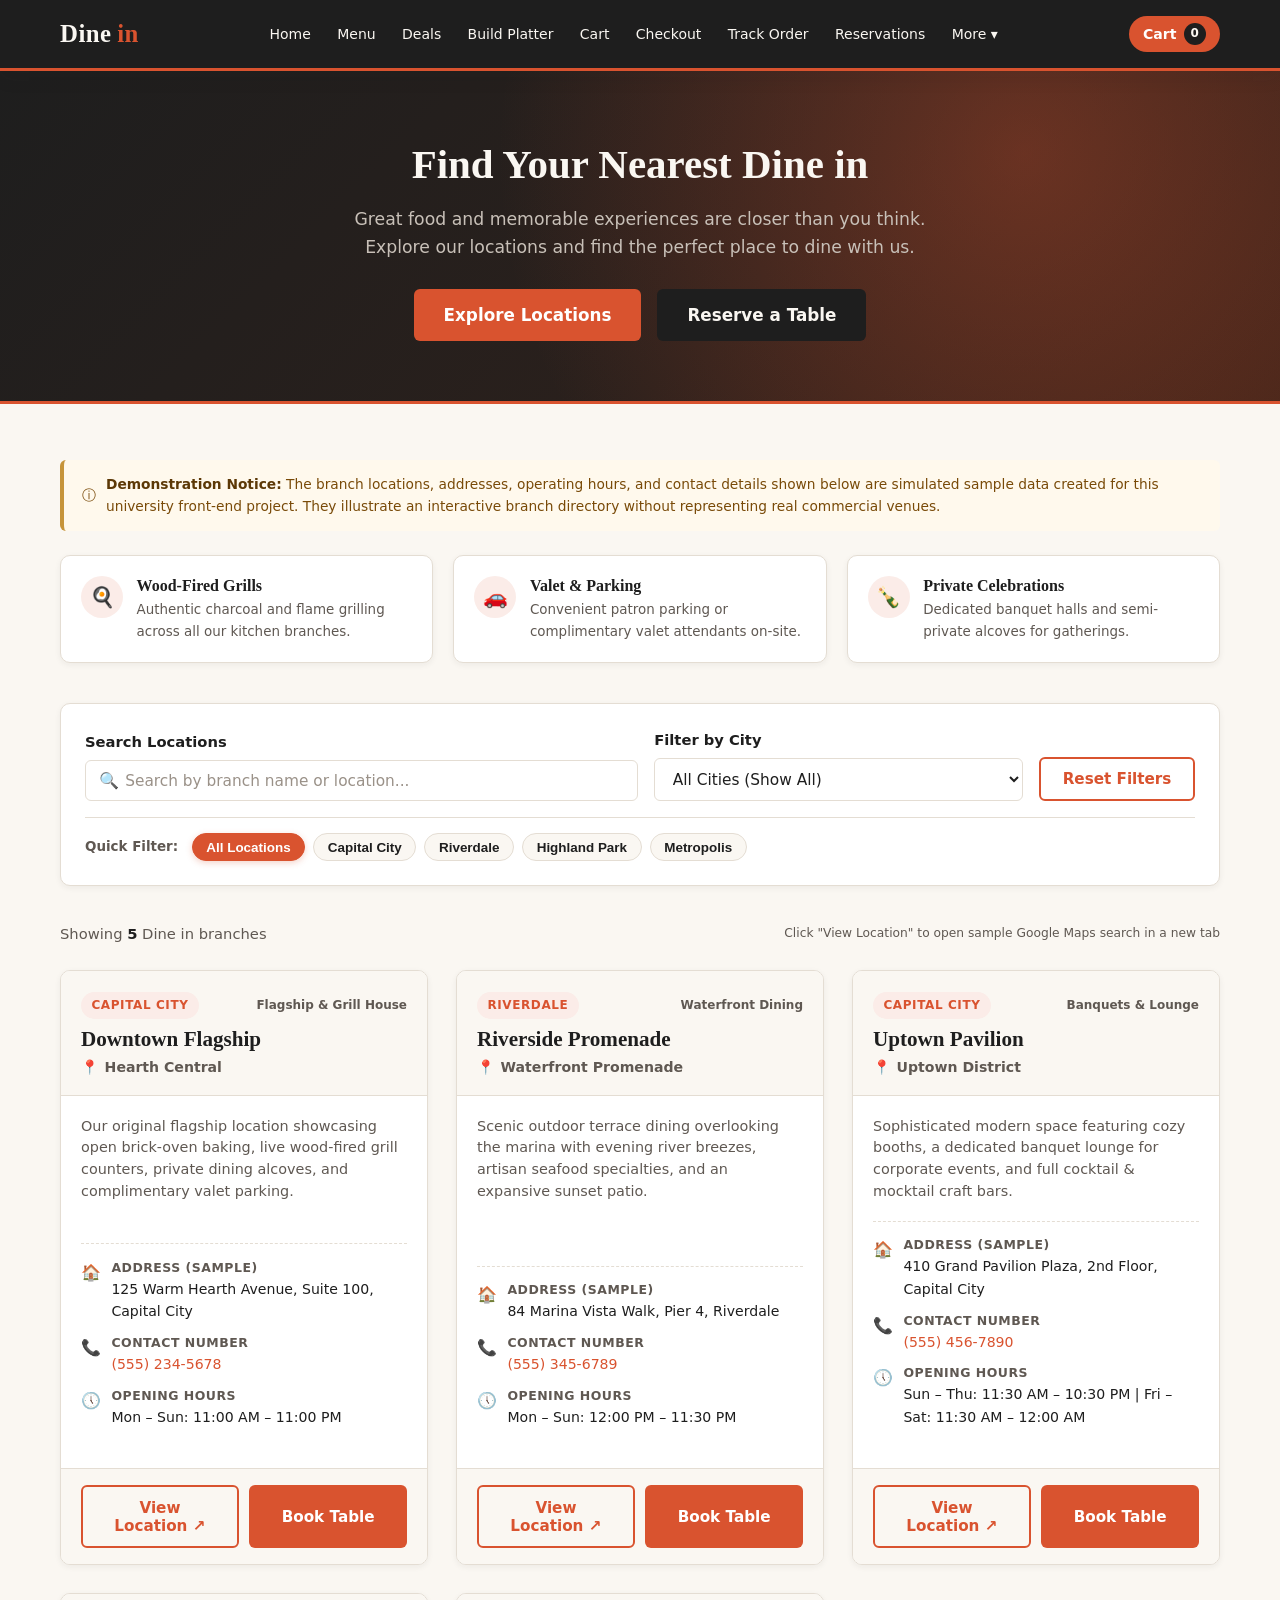
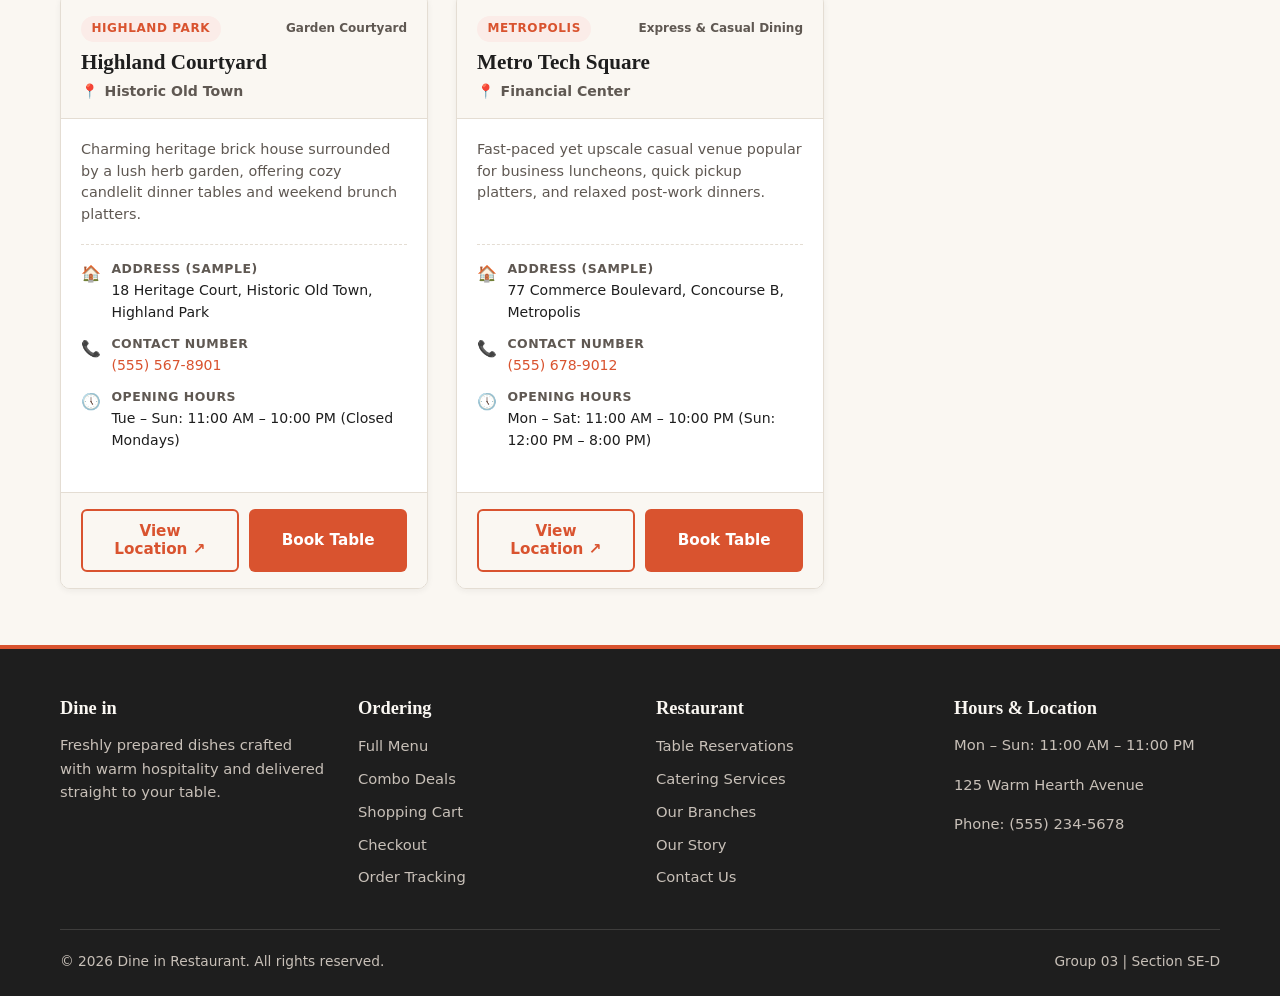
<file: pages/branches.html>
<!-- Name: Module M4 -->
<!-- Section: SE-D -->
<!-- Dine in — Restaurant Branches Page -->
<!DOCTYPE html>
<html lang="en">
<head>
  <meta charset="UTF-8">
  <meta name="viewport" content="width=device-width, initial-scale=1.0">
  <title>Our Branches &amp; Locations | Dine in</title>
  <link rel="stylesheet" href="../css/style3169.css">
  <link rel="stylesheet" href="../css/branches.css">
</head>
<body>
  <!-- Shared Header Navbar -->
  <header class="navbar">
    <div class="container navbar-container">
      <a href="../index.html" class="navbar-brand">Dine <span>in</span></a>

      <button class="navbar-toggle" type="button" aria-label="Toggle navigation" aria-expanded="false">
        <span class="hamburger"></span>
      </button>

      <nav class="navbar-menu" aria-label="Main navigation">
        <ul class="navbar-links">
          <li><a href="../index.html" class="nav-link">Home</a></li>
          <li><a href="menu.html" class="nav-link">Menu</a></li>
          <li><a href="deals.html" class="nav-link">Deals</a></li>
          <li><a href="build-platter.html" class="nav-link">Build Platter</a></li>
          <li><a href="cart.html" class="nav-link">Cart</a></li>
          <li><a href="checkout.html" class="nav-link">Checkout</a></li>
          <li><a href="order-tracking.html" class="nav-link">Track Order</a></li>
          <li><a href="reservations.html" class="nav-link">Reservations</a></li>
          <li class="nav-dropdown">
            <button class="nav-link nav-dropdown-toggle" type="button">More &#9662;</button>
            <ul class="nav-dropdown-menu">
              <li><a href="specials.html" class="nav-link">Chef Specials</a></li>
              <li><a href="order-history.html" class="nav-link">Order History</a></li>
              <li><a href="catering.html" class="nav-link">Catering</a></li>
              <li><a href="branches.html" class="nav-link active">Branches</a></li>
              <li><a href="gift-vouchers.html" class="nav-link">Gift Vouchers</a></li>
              <li><a href="reviews.html" class="nav-link">Reviews</a></li>
              <li><a href="profile.html" class="nav-link">Profile</a></li>
              <li><a href="login.html" class="nav-link">Login</a></li>
              <li><a href="about.html" class="nav-link">About Us</a></li>
              <li><a href="contact.html" class="nav-link">Contact</a></li>
            </ul>
          </li>
        </ul>

        <div class="navbar-actions">
          <a href="cart.html" class="cart-link">
            Cart <span class="cart-badge" data-cart-badge>0</span>
          </a>
        </div>
      </nav>
    </div>
  </header>

  <main>
    <!-- Introductory Hero Section -->
    <section class="hero branches-hero">
      <div class="container">
        <h1>Find Your Nearest Dine in</h1>
        <p>
          Great food and memorable experiences are closer than you think. Explore our locations and find the perfect place to dine with us.
        </p>

        <div class="hero-actions-row">
          <a href="#locations-section" class="btn btn-primary btn-lg">
            Explore Locations
          </a>
          <a href="reservations.html" class="btn btn-secondary btn-lg">
            Reserve a Table
          </a>
        </div>
      </div>
    </section>

    <!-- Branch Directory Section -->
    <section class="section" id="locations-section">
      <div class="container">
        <!-- University Front-End Demo Notice Banner -->
        <div class="demo-disclaimer-card" role="note">
          <span aria-hidden="true">&#9432;</span>
          <div>
            <strong>Demonstration Notice:</strong> The branch locations, addresses, operating hours, and contact details shown below are simulated sample data created for this university front-end project. They illustrate an interactive branch directory without representing real commercial venues.
          </div>
        </div>

        <!-- Amenities / Brand Standards Row -->
        <div class="branch-amenities-grid">
          <div class="amenity-card">
            <div class="amenity-icon" aria-hidden="true">&#127859;</div>
            <div>
              <h3>Wood-Fired Grills</h3>
              <p>Authentic charcoal and flame grilling across all our kitchen branches.</p>
            </div>
          </div>

          <div class="amenity-card">
            <div class="amenity-icon" aria-hidden="true">&#128663;</div>
            <div>
              <h3>Valet &amp; Parking</h3>
              <p>Convenient patron parking or complimentary valet attendants on-site.</p>
            </div>
          </div>

          <div class="amenity-card">
            <div class="amenity-icon" aria-hidden="true">&#127870;</div>
            <div>
              <h3>Private Celebrations</h3>
              <p>Dedicated banquet halls and semi-private alcoves for gatherings.</p>
            </div>
          </div>
        </div>

        <!-- Search and Filter Controls Panel -->
        <div class="branch-controls-panel">
          <div class="search-filter-layout">
            <!-- Search Bar -->
            <div class="form-group" style="margin-bottom:0;">
              <label for="branch-search-input" class="form-label">Search Locations</label>
              <div class="search-input-wrap">
                <span class="search-input-icon" aria-hidden="true">&#128269;</span>
                <input
                  type="text"
                  id="branch-search-input"
                  class="form-control"
                  placeholder="Search by branch name or location..."
                  autocomplete="off"
                >
                <button
                  type="button"
                  id="clear-search-btn"
                  class="search-clear-btn"
                  aria-label="Clear search input"
                  hidden
                >
                  &times;
                </button>
              </div>
            </div>

            <!-- City/Area Filter Dropdown -->
            <div class="form-group" style="margin-bottom:0;">
              <label for="branch-city-filter" class="form-label">Filter by City</label>
              <select id="branch-city-filter" class="form-select">
                <option value="all" selected>All Cities (Show All)</option>
                <option value="Capital City">Capital City</option>
                <option value="Riverdale">Riverdale</option>
                <option value="Highland Park">Highland Park</option>
                <option value="Metropolis">Metropolis</option>
              </select>
            </div>

            <!-- Reset Button -->
            <div>
              <button
                type="button"
                id="reset-filters-btn"
                class="btn btn-outline"
                style="height: 44px; white-space: nowrap;"
              >
                Reset Filters
              </button>
            </div>
          </div>

          <!-- Quick Filter Pills -->
          <div class="filter-pills-row" id="filter-pills-row">
            <span class="filter-pills-label">Quick Filter:</span>
            <button type="button" class="filter-pill is-active" data-city="all" aria-pressed="true">
              All Locations
            </button>
            <button type="button" class="filter-pill" data-city="Capital City" aria-pressed="false">
              Capital City
            </button>
            <button type="button" class="filter-pill" data-city="Riverdale" aria-pressed="false">
              Riverdale
            </button>
            <button type="button" class="filter-pill" data-city="Highland Park" aria-pressed="false">
              Highland Park
            </button>
            <button type="button" class="filter-pill" data-city="Metropolis" aria-pressed="false">
              Metropolis
            </button>
          </div>
        </div>

        <!-- Live Results Status Bar -->
        <div class="results-status-bar">
          <div>
            Showing <span id="results-count" class="results-count-badge">5</span> Dine in branches
          </div>
          <small class="text-muted">Click "View Location" to open sample Google Maps search in a new tab</small>
        </div>

        <!-- Branches Cards Grid (Dynamically Populated & Filtered) -->
        <div id="branches-grid" class="branches-grid" aria-live="polite"></div>
      </div>
    </section>
  </main>

  <!-- Shared Footer -->
  <footer class="footer">
    <div class="container">
      <div class="footer-grid">
        <div>
          <h3 class="footer-title">Dine in</h3>
          <p>Freshly prepared dishes crafted with warm hospitality and delivered straight to your table.</p>
        </div>
        <div>
          <h4 class="footer-title">Ordering</h4>
          <ul class="footer-links">
            <li><a href="menu.html">Full Menu</a></li>
            <li><a href="deals.html">Combo Deals</a></li>
            <li><a href="cart.html">Shopping Cart</a></li>
            <li><a href="checkout.html">Checkout</a></li>
            <li><a href="order-tracking.html">Order Tracking</a></li>
          </ul>
        </div>
        <div>
          <h4 class="footer-title">Restaurant</h4>
          <ul class="footer-links">
            <li><a href="reservations.html">Table Reservations</a></li>
            <li><a href="catering.html">Catering Services</a></li>
            <li><a href="branches.html">Our Branches</a></li>
            <li><a href="about.html">Our Story</a></li>
            <li><a href="contact.html">Contact Us</a></li>
          </ul>
        </div>
        <div>
          <h4 class="footer-title">Hours &amp; Location</h4>
          <p>Mon – Sun: 11:00 AM – 11:00 PM</p>
          <p>125 Warm Hearth Avenue</p>
          <p>Phone: (555) 234-5678</p>
        </div>
      </div>

      <div class="footer-bottom">
        <span>&copy; 2026 Dine in Restaurant. All rights reserved.</span>
        <span>Group 03 | Section SE-D</span>
      </div>
    </div>
  </footer>

  <script src="../js/app3169.js"></script>
  <script src="../js/branches.js"></script>
</body>
</html>
</file>
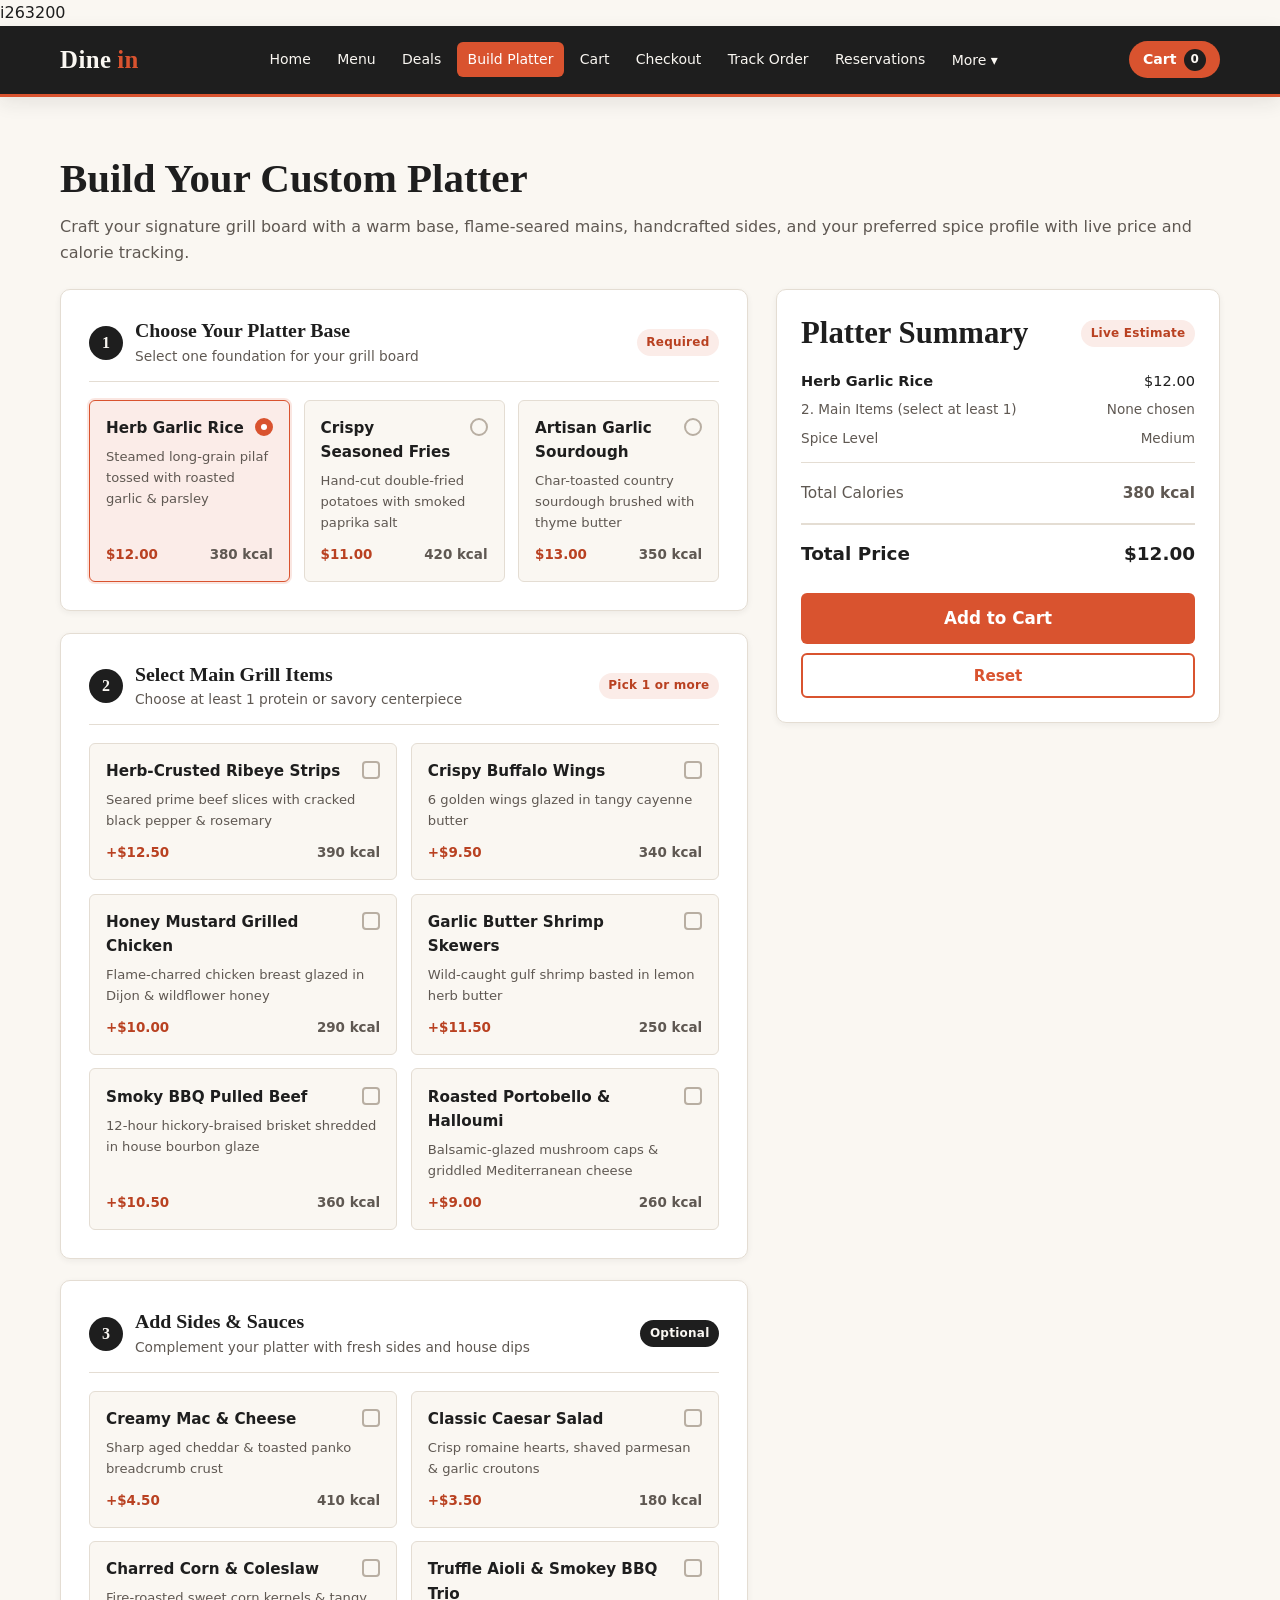
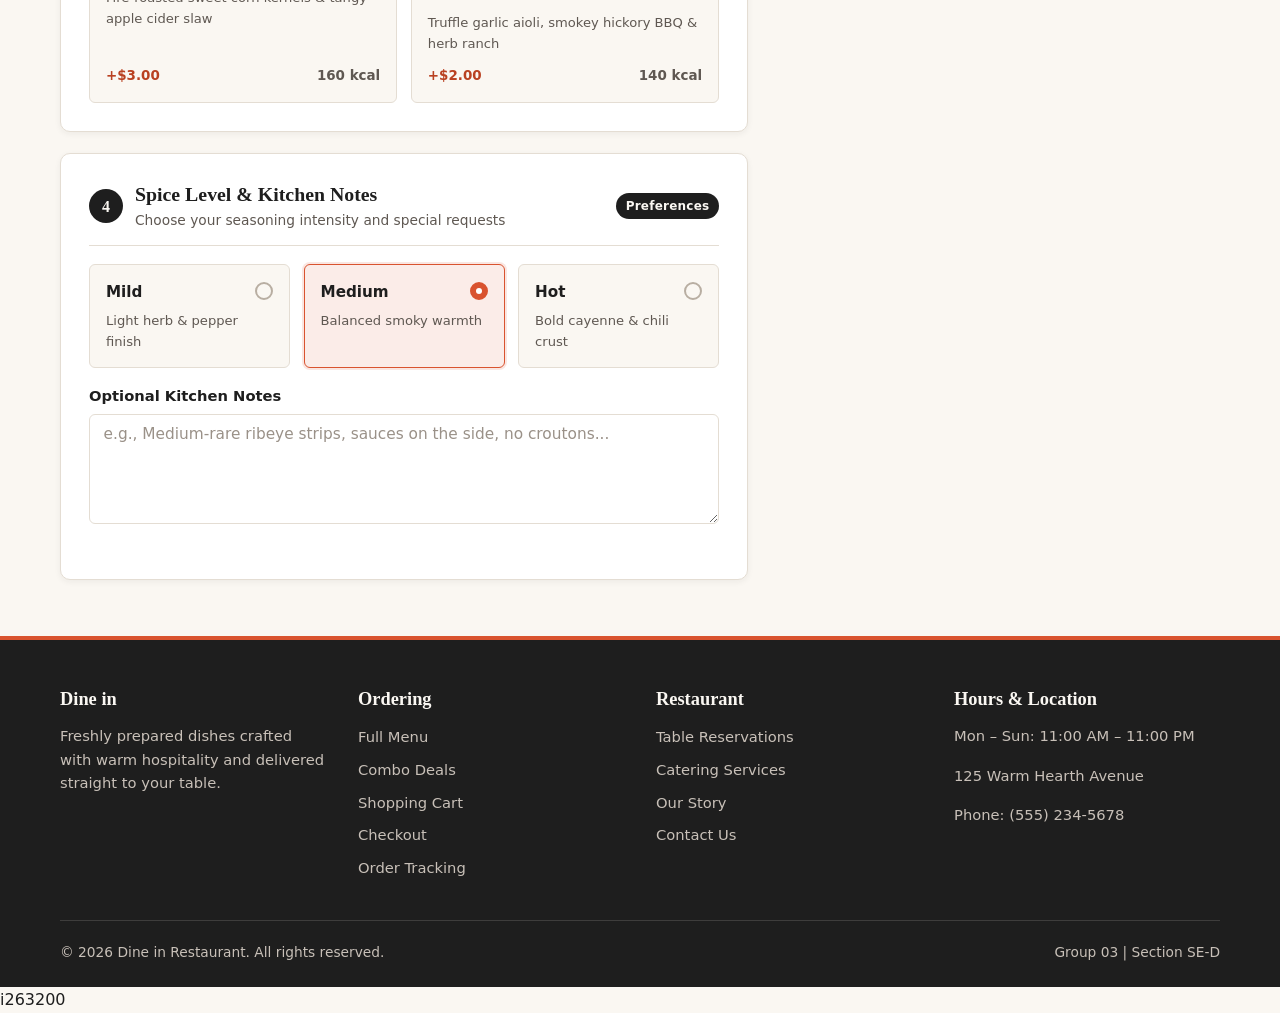
<file: pages/build-platter.html>
<!-- Name: Badiuzzaman Mian -->
<!-- Roll no: i263171 -->
<!-- Section: SE-D -->
<!-- Build Your Platter Page -->
<!DOCTYPE html>
<html lang="en">
<head>
  <meta charset="UTF-8">
  <meta name="viewport" content="width=device-width, initial-scale=1.0">
  <title>Build Your Platter | Dine in</title>
i263200
  <link rel="stylesheet" href="../css/style3169.css">
  <link rel="stylesheet" href="../css/offers-builder.css">
  <link rel="stylesheet" href="../css/offers-builder3171.css">
</head>
<body>
  <!-- Shared Header Navbar -->
  <header class="navbar">
    <div class="container navbar-container">
      <a href="../index.html" class="navbar-brand">Dine <span>in</span></a>

      <button class="navbar-toggle" type="button" aria-label="Toggle navigation" aria-expanded="false">
        <span class="hamburger"></span>
      </button>

      <nav class="navbar-menu" aria-label="Main navigation">
        <ul class="navbar-links">
          <li><a href="../index.html" class="nav-link">Home</a></li>
          <li><a href="menu.html" class="nav-link">Menu</a></li>
          <li><a href="deals.html" class="nav-link">Deals</a></li>
          <li><a href="build-platter.html" class="nav-link active">Build Platter</a></li>
          <li><a href="cart.html" class="nav-link">Cart</a></li>
          <li><a href="checkout.html" class="nav-link">Checkout</a></li>
          <li><a href="order-tracking.html" class="nav-link">Track Order</a></li>
          <li><a href="reservations.html" class="nav-link">Reservations</a></li>
          <li class="nav-dropdown">
            <button class="nav-link nav-dropdown-toggle" type="button">More &#9662;</button>
            <ul class="nav-dropdown-menu">
              <li><a href="specials.html" class="nav-link">Chef Specials</a></li>
              <li><a href="order-history.html" class="nav-link">Order History</a></li>
              <li><a href="catering.html" class="nav-link">Catering</a></li>
              <li><a href="gift-vouchers.html" class="nav-link">Gift Vouchers</a></li>
              <li><a href="reviews.html" class="nav-link">Reviews</a></li>
              <li><a href="profile.html" class="nav-link">Profile</a></li>
              <li><a href="login.html" class="nav-link">Login</a></li>
              <li><a href="about.html" class="nav-link">About Us</a></li>
              <li><a href="contact.html" class="nav-link">Contact</a></li>
            </ul>
          </li>
        </ul>

        <div class="navbar-actions">
          <a href="cart.html" class="cart-link">
            Cart <span class="cart-badge" data-cart-badge>0</span>
          </a>
        </div>
      </nav>
    </div>
  </header>

  <main>
    <section class="section">
      <div class="container">
        <div class="mb-3">
          <h1>Build Your Custom Platter</h1>
          <p class="mb-0">
            Craft your signature grill board with a warm base, flame-seared mains, handcrafted
            sides, and your preferred spice profile with live price and calorie tracking.
          </p>
        </div>

        <div id="platter-builder-root" class="builder-layout">
          <div class="builder-steps">
            <!-- Step 1: Bases (Radio Cards, Required) -->
            <section id="step-base" class="form-card step-card" aria-labelledby="step-base-heading">
              <div class="step-header">
                <div class="step-title-wrap">
                  <span class="step-num">1</span>
                  <div>
                    <h2 id="step-base-heading">Choose Your Platter Base</h2>
                    <p class="step-subtitle">Select one foundation for your grill board</p>
                  </div>
                </div>
                <span class="badge badge-primary">Required</span>
              </div>

              <div class="option-grid option-grid-3">
                <label class="option-card is-selected">
                  <input type="radio" name="platterBase" value="herb-rice" checked>
                  <div class="option-card-top">
                    <span class="option-card-name">Herb Garlic Rice</span>
                    <span class="option-indicator" aria-hidden="true"></span>
                  </div>
                  <span class="option-card-desc">Steamed long-grain pilaf tossed with roasted garlic &amp; parsley</span>
                  <div class="option-card-footer">
                    <span class="option-price">$12.00</span>
                    <span class="option-kcal">380 kcal</span>
                  </div>
                </label>

                <label class="option-card">
                  <input type="radio" name="platterBase" value="seasoned-fries">
                  <div class="option-card-top">
                    <span class="option-card-name">Crispy Seasoned Fries</span>
                    <span class="option-indicator" aria-hidden="true"></span>
                  </div>
                  <span class="option-card-desc">Hand-cut double-fried potatoes with smoked paprika salt</span>
                  <div class="option-card-footer">
                    <span class="option-price">$11.00</span>
                    <span class="option-kcal">420 kcal</span>
                  </div>
                </label>

                <label class="option-card">
                  <input type="radio" name="platterBase" value="garlic-sourdough">
                  <div class="option-card-top">
                    <span class="option-card-name">Artisan Garlic Sourdough</span>
                    <span class="option-indicator" aria-hidden="true"></span>
                  </div>
                  <span class="option-card-desc">Char-toasted country sourdough brushed with thyme butter</span>
                  <div class="option-card-footer">
                    <span class="option-price">$13.00</span>
                    <span class="option-kcal">350 kcal</span>
                  </div>
                </label>
              </div>
            </section>

            <!-- Step 2: Main Items (Checkbox Cards, Require at least 1) -->
            <section id="step-mains" class="form-card step-card" aria-labelledby="step-mains-heading">
              <div class="step-header">
                <div class="step-title-wrap">
                  <span class="step-num">2</span>
                  <div>
                    <h2 id="step-mains-heading">Select Main Grill Items</h2>
                    <p class="step-subtitle">Choose at least 1 protein or savory centerpiece</p>
                  </div>
                </div>
                <span class="badge badge-primary">Pick 1 or more</span>
              </div>

              <div class="option-grid">
                <label class="option-card is-checkbox">
                  <input type="checkbox" name="platterMain" value="ribeye-strips">
                  <div class="option-card-top">
                    <span class="option-card-name">Herb-Crusted Ribeye Strips</span>
                    <span class="option-indicator" aria-hidden="true"></span>
                  </div>
                  <span class="option-card-desc">Seared prime beef slices with cracked black pepper &amp; rosemary</span>
                  <div class="option-card-footer">
                    <span class="option-price">+$12.50</span>
                    <span class="option-kcal">390 kcal</span>
                  </div>
                </label>

                <label class="option-card is-checkbox">
                  <input type="checkbox" name="platterMain" value="buffalo-wings">
                  <div class="option-card-top">
                    <span class="option-card-name">Crispy Buffalo Wings</span>
                    <span class="option-indicator" aria-hidden="true"></span>
                  </div>
                  <span class="option-card-desc">6 golden wings glazed in tangy cayenne butter</span>
                  <div class="option-card-footer">
                    <span class="option-price">+$9.50</span>
                    <span class="option-kcal">340 kcal</span>
                  </div>
                </label>

                <label class="option-card is-checkbox">
                  <input type="checkbox" name="platterMain" value="grilled-chicken">
                  <div class="option-card-top">
                    <span class="option-card-name">Honey Mustard Grilled Chicken</span>
                    <span class="option-indicator" aria-hidden="true"></span>
                  </div>
                  <span class="option-card-desc">Flame-charred chicken breast glazed in Dijon &amp; wildflower honey</span>
                  <div class="option-card-footer">
                    <span class="option-price">+$10.00</span>
                    <span class="option-kcal">290 kcal</span>
                  </div>
                </label>

                <label class="option-card is-checkbox">
                  <input type="checkbox" name="platterMain" value="garlic-shrimp">
                  <div class="option-card-top">
                    <span class="option-card-name">Garlic Butter Shrimp Skewers</span>
                    <span class="option-indicator" aria-hidden="true"></span>
                  </div>
                  <span class="option-card-desc">Wild-caught gulf shrimp basted in lemon herb butter</span>
                  <div class="option-card-footer">
                    <span class="option-price">+$11.50</span>
                    <span class="option-kcal">250 kcal</span>
                  </div>
                </label>

                <label class="option-card is-checkbox">
                  <input type="checkbox" name="platterMain" value="pulled-beef">
                  <div class="option-card-top">
                    <span class="option-card-name">Smoky BBQ Pulled Beef</span>
                    <span class="option-indicator" aria-hidden="true"></span>
                  </div>
                  <span class="option-card-desc">12-hour hickory-braised brisket shredded in house bourbon glaze</span>
                  <div class="option-card-footer">
                    <span class="option-price">+$10.50</span>
                    <span class="option-kcal">360 kcal</span>
                  </div>
                </label>

                <label class="option-card is-checkbox">
                  <input type="checkbox" name="platterMain" value="portobello-halloumi">
                  <div class="option-card-top">
                    <span class="option-card-name">Roasted Portobello &amp; Halloumi</span>
                    <span class="option-indicator" aria-hidden="true"></span>
                  </div>
                  <span class="option-card-desc">Balsamic-glazed mushroom caps &amp; griddled Mediterranean cheese</span>
                  <div class="option-card-footer">
                    <span class="option-price">+$9.00</span>
                    <span class="option-kcal">260 kcal</span>
                  </div>
                </label>
              </div>
            </section>

            <!-- Step 3: Sides & Sauces (Checkbox Cards, Optional) -->
            <section id="step-sides" class="form-card step-card" aria-labelledby="step-sides-heading">
              <div class="step-header">
                <div class="step-title-wrap">
                  <span class="step-num">3</span>
                  <div>
                    <h2 id="step-sides-heading">Add Sides &amp; Sauces</h2>
                    <p class="step-subtitle">Complement your platter with fresh sides and house dips</p>
                  </div>
                </div>
                <span class="badge badge-charcoal">Optional</span>
              </div>

              <div class="option-grid">
                <label class="option-card is-checkbox">
                  <input type="checkbox" name="platterSide" value="mac-cheese">
                  <div class="option-card-top">
                    <span class="option-card-name">Creamy Mac &amp; Cheese</span>
                    <span class="option-indicator" aria-hidden="true"></span>
                  </div>
                  <span class="option-card-desc">Sharp aged cheddar &amp; toasted panko breadcrumb crust</span>
                  <div class="option-card-footer">
                    <span class="option-price">+$4.50</span>
                    <span class="option-kcal">410 kcal</span>
                  </div>
                </label>

                <label class="option-card is-checkbox">
                  <input type="checkbox" name="platterSide" value="caesar-salad">
                  <div class="option-card-top">
                    <span class="option-card-name">Classic Caesar Salad</span>
                    <span class="option-indicator" aria-hidden="true"></span>
                  </div>
                  <span class="option-card-desc">Crisp romaine hearts, shaved parmesan &amp; garlic croutons</span>
                  <div class="option-card-footer">
                    <span class="option-price">+$3.50</span>
                    <span class="option-kcal">180 kcal</span>
                  </div>
                </label>

                <label class="option-card is-checkbox">
                  <input type="checkbox" name="platterSide" value="corn-coleslaw">
                  <div class="option-card-top">
                    <span class="option-card-name">Charred Corn &amp; Coleslaw</span>
                    <span class="option-indicator" aria-hidden="true"></span>
                  </div>
                  <span class="option-card-desc">Fire-roasted sweet corn kernels &amp; tangy apple cider slaw</span>
                  <div class="option-card-footer">
                    <span class="option-price">+$3.00</span>
                    <span class="option-kcal">160 kcal</span>
                  </div>
                </label>

                <label class="option-card is-checkbox">
                  <input type="checkbox" name="platterSide" value="sauce-trio">
                  <div class="option-card-top">
                    <span class="option-card-name">Truffle Aioli &amp; Smokey BBQ Trio</span>
                    <span class="option-indicator" aria-hidden="true"></span>
                  </div>
                  <span class="option-card-desc">Truffle garlic aioli, smokey hickory BBQ &amp; herb ranch</span>
                  <div class="option-card-footer">
                    <span class="option-price">+$2.00</span>
                    <span class="option-kcal">140 kcal</span>
                  </div>
                </label>
              </div>
            </section>

            <!-- Step 4: Spice Level & Kitchen Notes -->
            <section id="step-spice" class="form-card step-card" aria-labelledby="step-spice-heading">
              <div class="step-header">
                <div class="step-title-wrap">
                  <span class="step-num">4</span>
                  <div>
                    <h2 id="step-spice-heading">Spice Level &amp; Kitchen Notes</h2>
                    <p class="step-subtitle">Choose your seasoning intensity and special requests</p>
                  </div>
                </div>
                <span class="badge badge-charcoal">Preferences</span>
              </div>

              <div class="option-grid option-grid-3" role="radiogroup" aria-label="Spice level">
                <label class="option-card">
                  <input type="radio" name="spiceLevel" value="Mild">
                  <div class="option-card-top">
                    <span class="option-card-name">Mild</span>
                    <span class="option-indicator" aria-hidden="true"></span>
                  </div>
                  <span class="option-card-desc">Light herb &amp; pepper finish</span>
                </label>

                <label class="option-card is-selected">
                  <input type="radio" name="spiceLevel" value="Medium" checked>
                  <div class="option-card-top">
                    <span class="option-card-name">Medium</span>
                    <span class="option-indicator" aria-hidden="true"></span>
                  </div>
                  <span class="option-card-desc">Balanced smoky warmth</span>
                </label>

                <label class="option-card">
                  <input type="radio" name="spiceLevel" value="Hot">
                  <div class="option-card-top">
                    <span class="option-card-name">Hot</span>
                    <span class="option-indicator" aria-hidden="true"></span>
                  </div>
                  <span class="option-card-desc">Bold cayenne &amp; chili crust</span>
                </label>
              </div>

              <div class="form-group mt-2 mb-0">
                <label for="platter-notes" class="form-label">Optional Kitchen Notes</label>
                <textarea
                  id="platter-notes"
                  class="form-textarea"
                  maxlength="200"
                  placeholder="e.g., Medium-rare ribeye strips, sauces on the side, no croutons..."
                ></textarea>
              </div>
            </section>
          </div>

          <!-- Sticky Summary Sidebar -->
          <aside class="builder-sidebar" aria-label="Platter summary">
            <div class="summary-box">
              <div class="flex-between mb-2">
                <h2 class="mb-0">Platter Summary</h2>
                <span class="badge badge-primary">Live Estimate</span>
              </div>

              <div id="platter-summary-list" class="summary-items-scroll"></div>

              <div class="summary-row">
                <span>Total Calories</span>
                <strong id="platter-calories">380 kcal</strong>
              </div>

              <div class="summary-row summary-total">
                <span>Total Price</span>
                <span id="platter-total">$12.00</span>
              </div>

              <div id="platter-alert" class="alert mt-2" role="status" hidden></div>

              <div class="summary-actions">
                <button type="button" id="add-platter-btn" class="btn btn-primary btn-block btn-lg">
                  Add to Cart
                </button>
                <button type="button" id="reset-platter-btn" class="btn btn-outline btn-block">
                  Reset
                </button>
              </div>
            </div>
          </aside>
        </div>
      </div>
    </section>
  </main>

  <!-- Shared Footer -->
  <footer class="footer">
    <div class="container">
      <div class="footer-grid">
        <div>
          <h3 class="footer-title">Dine in</h3>
          <p>Freshly prepared dishes crafted with warm hospitality and delivered straight to your table.</p>
        </div>
        <div>
          <h4 class="footer-title">Ordering</h4>
          <ul class="footer-links">
            <li><a href="menu.html">Full Menu</a></li>
            <li><a href="deals.html">Combo Deals</a></li>
            <li><a href="cart.html">Shopping Cart</a></li>
            <li><a href="checkout.html">Checkout</a></li>
            <li><a href="order-tracking.html">Order Tracking</a></li>
          </ul>
        </div>
        <div>
          <h4 class="footer-title">Restaurant</h4>
          <ul class="footer-links">
            <li><a href="reservations.html">Table Reservations</a></li>
            <li><a href="catering.html">Catering Services</a></li>
            <li><a href="about.html">Our Story</a></li>
            <li><a href="contact.html">Contact Us</a></li>
          </ul>
        </div>
        <div>
          <h4 class="footer-title">Hours &amp; Location</h4>
          <p>Mon – Sun: 11:00 AM – 11:00 PM</p>
          <p>125 Warm Hearth Avenue</p>
          <p>Phone: (555) 234-5678</p>
        </div>
      </div>

      <div class="footer-bottom">
        <span>&copy; 2026 Dine in Restaurant. All rights reserved.</span>
        <span>Group 03 | Section SE-D</span>
      </div>
    </div>
  </footer>

i263200
  <script src="../js/app3169.js"></script>
  <script src="../js/offers-builder.js"></script>
  <script src="../js/offers-builder3171.js"></script>
</body>
</html>
</file>
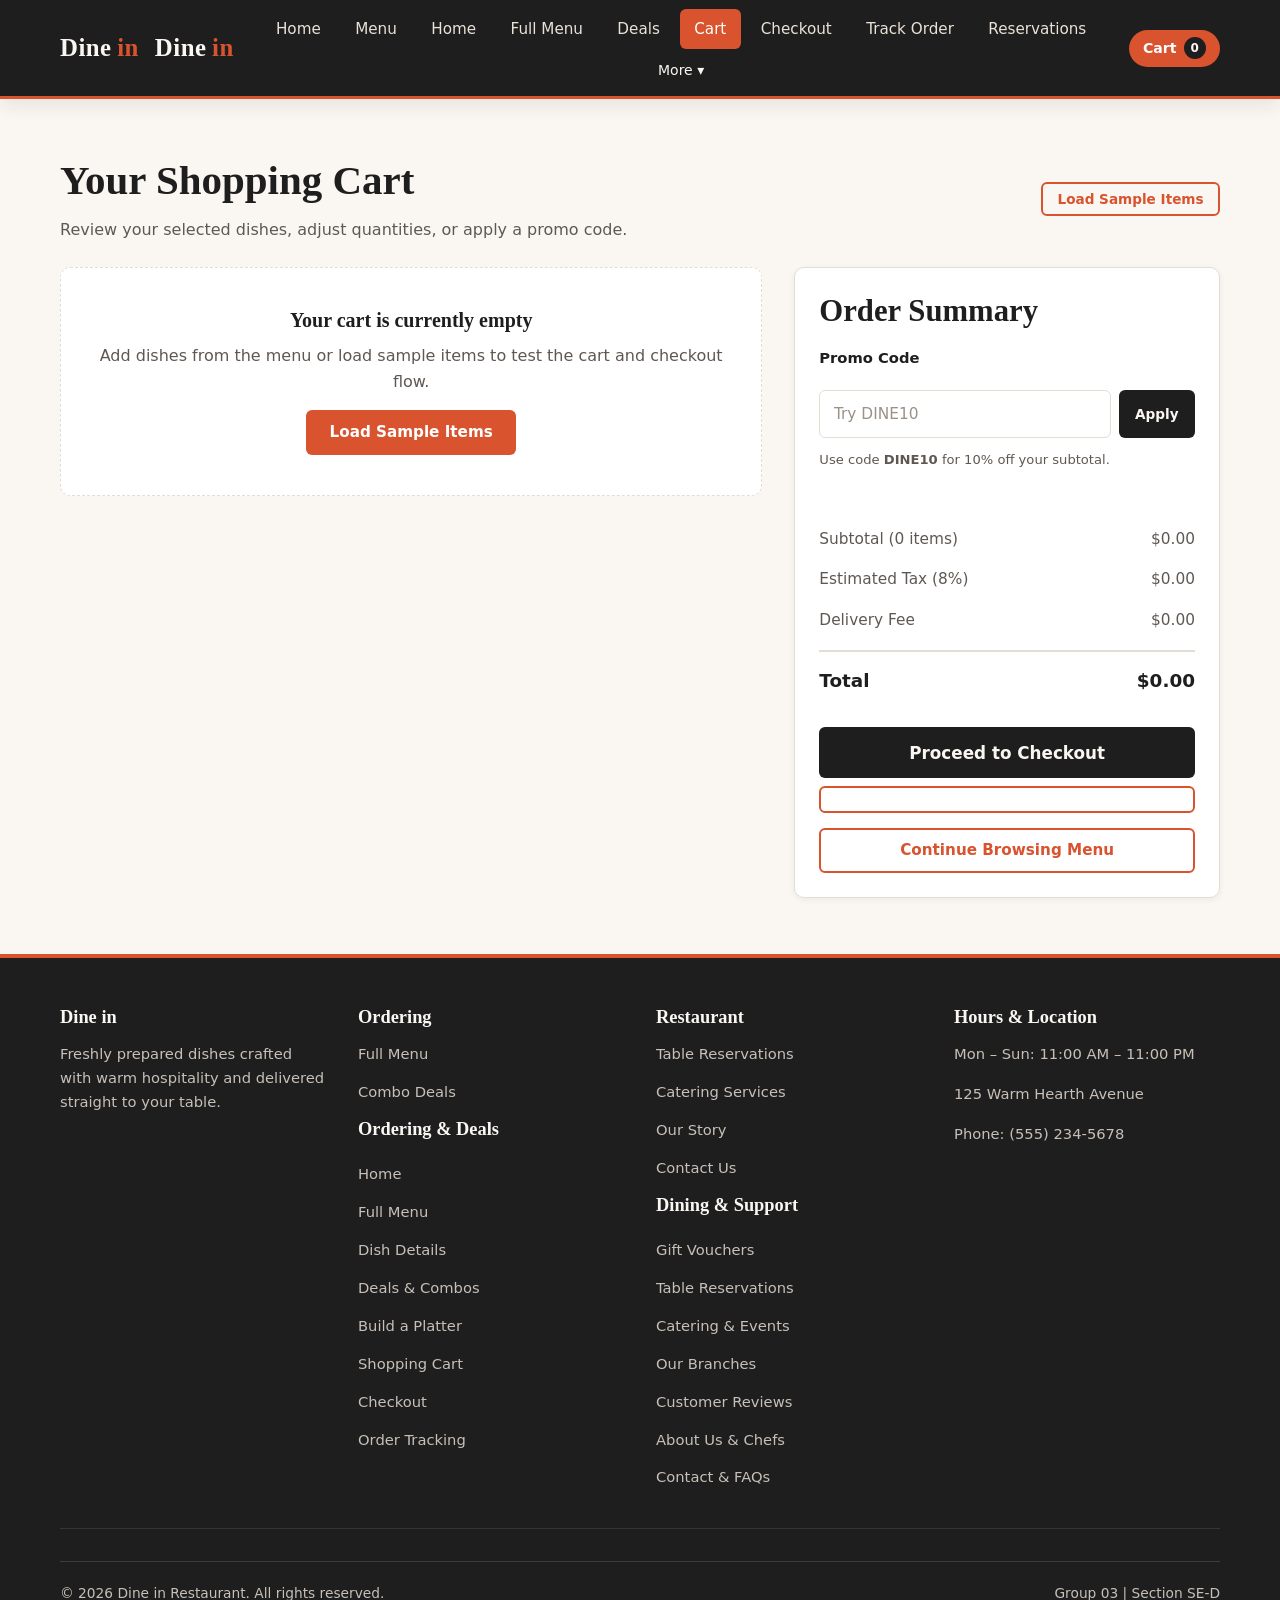
<file: pages/cart.html>
<!-- Name: Muhammad Ali Saeed -->
<!-- Roll no: i263169 -->
<!-- Section: SE-D -->
<!-- Cart Page -->
<!DOCTYPE html>
<html lang="en">
<head>
  <meta charset="UTF-8">
  <meta name="viewport" content="width=device-width, initial-scale=1.0">
  <title>Shopping Cart | Dine in</title>
  <link rel="stylesheet" href="../css/style.css">
  <link rel="stylesheet" href="../css/dinein-26i3169.css">
  <style>
    .cart-layout {
      display: grid;
      grid-template-columns: 1.65fr 1fr;
      gap: 2rem;
      align-items: start;
    }

    .cart-item-info {
      flex: 1;
      min-width: 180px;
    }

    .cart-item-title {
      font-family: var(--font-heading);
      font-size: 1.08rem;
      color: var(--color-charcoal);
      margin-bottom: 0.2rem;
    }

    .cart-item-price {
      font-size: 0.92rem;
      color: var(--color-text-muted);
    }

    .cart-item-actions {
      display: flex;
      align-items: center;
      gap: 0.85rem;
      flex-wrap: wrap;
    }

    .cart-item-subtotal {
      font-weight: 700;
      color: var(--color-terracotta);
      min-width: 72px;
      text-align: right;
    }

    .empty-cart-box {
      background-color: var(--color-surface);
      border: 1px dashed var(--color-border);
      border-radius: var(--radius-md);
      padding: 2.5rem 1.5rem;
      text-align: center;
    }

    .promo-form {
      display: flex;
      gap: 0.5rem;
      margin-top: 0.5rem;
    }

    .promo-feedback {
      font-size: 0.84rem;
      margin-top: 0.45rem;
      margin-bottom: 0;
    }

    .promo-feedback.is-success {
      color: var(--color-success);
    }

    .promo-feedback.is-error {
      color: var(--color-danger);
    }

    @media (max-width: 860px) {
      .cart-layout {
        grid-template-columns: 1fr;
      }
    }
  </style>
</head>
<body>
  <!-- Shared Header Navbar -->
  <header class="navbar">
    <div class="container navbar-container">
      <a href="../index.html" class="navbar-brand">Dine <span>in</span></a>
      <a href="../hub-26i3169.html" class="navbar-brand">Dine <span>in</span></a>

      <button class="navbar-toggle" type="button" aria-label="Toggle navigation" aria-expanded="false">
        <span class="hamburger"></span>
      </button>

      <nav class="navbar-menu" aria-label="Main navigation">
        <ul class="navbar-links">
          <li><a href="../index.html" class="nav-link">Home</a></li>
          <li><a href="menu.html" class="nav-link">Menu</a></li>
          <li><a href="../hub-26i3169.html" class="nav-link">Home</a></li>
          <li><a href="full-menu.html" class="nav-link">Full Menu</a></li>
          <li><a href="deals.html" class="nav-link">Deals</a></li>
          <li><a href="cart.html" class="nav-link active">Cart</a></li>
          <li><a href="checkout.html" class="nav-link">Checkout</a></li>
          <li><a href="order-tracking.html" class="nav-link">Track Order</a></li>
          <li><a href="reservations.html" class="nav-link">Reservations</a></li>
          <li class="nav-dropdown">
            <button class="nav-link nav-dropdown-toggle" type="button">More &#9662;</button>
            <ul class="nav-dropdown-menu">
              <li><a href="specials.html" class="nav-link">Chef Specials</a></li>
              <li><a href="order-history.html" class="nav-link">Order History</a></li>
              <li><a href="catering.html" class="nav-link">Catering</a></li>
              <li><a href="gift-cards.html" class="nav-link">Gift Cards</a></li>
              <li><a href="reviews.html" class="nav-link">Reviews</a></li>
              <li><a href="profile.html" class="nav-link">Profile</a></li>
              <li><a href="login.html" class="nav-link">Login</a></li>
              <li><a href="about.html" class="nav-link">About Us</a></li>
              <li><a href="contact.html" class="nav-link">Contact</a></li>
              <li><a href="dish-details.html" class="nav-link">Dish Details</a></li>
              <li><a href="build-platter.html" class="nav-link">Build Platter</a></li>
              <li><a href="gift-vouchers.html" class="nav-link">Gift Vouchers</a></li>
              <li><a href="catering.html" class="nav-link">Catering</a></li>
              <li><a href="branches.html" class="nav-link">Branches</a></li>
              <li><a href="reviews.html" class="nav-link">Reviews</a></li>
              <li><a href="about-chefs.html" class="nav-link">About &amp; Chefs</a></li>
              <li><a href="contact-faq.html" class="nav-link">Contact &amp; FAQs</a></li>
            </ul>
          </li>
        </ul>

        <div class="navbar-actions">
          <a href="cart.html" class="cart-link">
            Cart <span class="cart-badge" data-cart-badge>0</span>
          </a>
        </div>
      </nav>
    </div>
  </header>

  <main>
    <section class="section">
      <div class="container">
        <div class="flex-between mb-3">
          <div>
            <h1>Your Shopping Cart</h1>
            <p class="mb-0">Review your selected dishes, adjust quantities, or apply a promo code.</p>
          </div>
          <div class="flex">
            <button type="button" id="load-sample-btn" class="btn btn-outline btn-sm">
              Load Sample Items
            </button>
            <button type="button" id="clear-cart-btn" class="btn btn-ghost btn-sm">
              Clear Cart
            </button>
          </div>
        </div>

        <div class="cart-layout">
          <!-- Cart Items List -->
          <section aria-label="Cart items">
            <div id="cart-items-container"></div>
          </section>

          <!-- Order Summary & Promo Code -->
          <aside class="summary-box" aria-label="Order summary">
            <h2 class="mb-2">Order Summary</h2>

            <div class="form-group">
              <label for="promo-input" class="form-label">Promo Code</label>
              <div class="promo-form">
                <input
                  type="text"
                  id="promo-input"
                  class="form-control"
                  placeholder="Try DINE10"
                  autocomplete="off"
                >
                <button type="button" id="apply-promo-btn" class="btn btn-secondary btn-sm">
                  Apply
                </button>
              </div>
              <p class="form-hint">Use code <strong>DINE10</strong> for 10% off your subtotal.</p>
              <p id="promo-feedback" class="promo-feedback" aria-live="polite"></p>
            </div>

            <div class="summary-row">
              <span>Subtotal (<span id="summary-count">0</span> items)</span>
              <span id="summary-subtotal">$0.00</span>
            </div>
            <div class="summary-row" id="discount-row" hidden>
              <span>Promo Discount (<span id="applied-promo-label">DINE10</span>)</span>
              <span id="summary-discount" class="text-accent">-$0.00</span>
            </div>
            <div class="summary-row">
              <span>Estimated Tax (8%)</span>
              <span id="summary-tax">$0.00</span>
            </div>
            <div class="summary-row">
              <span>Delivery Fee</span>
              <span id="summary-delivery">$0.00</span>
            </div>
            <div class="summary-row summary-total">
              <span>Total</span>
              <span id="summary-total">$0.00</span>
            </div>

            <div class="mt-3">
              <a href="checkout.html" id="proceed-checkout-btn" class="btn btn-primary btn-block btn-lg">
                Proceed to Checkout
              </a>
              <a href="menu.html" class="btn btn-outline btn-block mt-1">
              <a href="full-menu.html" class="btn btn-outline btn-block mt-1">
                Continue Browsing Menu
              </a>
            </div>
          </aside>
        </div>
      </div>
    </section>
  </main>

  <!-- Shared Footer -->
  <footer class="footer">
    <div class="container">
      <div class="footer-grid">
        <div>
          <h3 class="footer-title">Dine in</h3>
          <p>Freshly prepared dishes crafted with warm hospitality and delivered straight to your table.</p>
        </div>
        <div>
          <h4 class="footer-title">Ordering</h4>
          <ul class="footer-links">
            <li><a href="menu.html">Full Menu</a></li>
            <li><a href="deals.html">Combo Deals</a></li>
          <h4 class="footer-title">Ordering &amp; Deals</h4>
          <ul class="footer-links">
            <li><a href="../hub-26i3169.html">Home</a></li>
            <li><a href="full-menu.html">Full Menu</a></li>
            <li><a href="dish-details.html">Dish Details</a></li>
            <li><a href="deals.html">Deals &amp; Combos</a></li>
            <li><a href="build-platter.html">Build a Platter</a></li>
            <li><a href="cart.html">Shopping Cart</a></li>
            <li><a href="checkout.html">Checkout</a></li>
            <li><a href="order-tracking.html">Order Tracking</a></li>
          </ul>
        </div>
        <div>
          <h4 class="footer-title">Restaurant</h4>
          <ul class="footer-links">
            <li><a href="reservations.html">Table Reservations</a></li>
            <li><a href="catering.html">Catering Services</a></li>
            <li><a href="about.html">Our Story</a></li>
            <li><a href="contact.html">Contact Us</a></li>
          <h4 class="footer-title">Dining &amp; Support</h4>
          <ul class="footer-links">
            <li><a href="gift-vouchers.html">Gift Vouchers</a></li>
            <li><a href="reservations.html">Table Reservations</a></li>
            <li><a href="catering.html">Catering &amp; Events</a></li>
            <li><a href="branches.html">Our Branches</a></li>
            <li><a href="reviews.html">Customer Reviews</a></li>
            <li><a href="about-chefs.html">About Us &amp; Chefs</a></li>
            <li><a href="contact-faq.html">Contact &amp; FAQs</a></li>
          </ul>
        </div>
        <div>
          <h4 class="footer-title">Hours &amp; Location</h4>
          <p>Mon – Sun: 11:00 AM – 11:00 PM</p>
          <p>125 Warm Hearth Avenue</p>
          <p>Phone: (555) 234-5678</p>
        </div>
      </div>

      <div class="footer-bottom">
        <span>&copy; 2026 Dine in Restaurant. All rights reserved.</span>
        <span>Group 03 | Section SE-D</span>
      </div>
    </div>
  </footer>
  <script src="../js/app.js"></script>
  <script src="../js/dinein-cart-26i3169.js"></script>
  <script>
    (function () {
      'use strict';

      const PROMO_STORAGE_KEY = 'dinein_promo_v1';
      const SAMPLE_ITEMS = [
        {
          id: 'smoked-brisket-burger',
          name: 'Smoked Brisket Burger',
          price: 14.50,
          quantity: 1,
        },
        {
          id: 'truffle-mushroom-pasta',
          name: 'Truffle Mushroom Pasta',
          price: 16.99,
          quantity: 2,
        },
        {
          id: 'roasted-garlic-flatbread',
          name: 'Roasted Garlic Flatbread',
          price: 6.50,
          quantity: 1,
        },
      ];

      const VALID_PROMOS = {
        DINE10: { rate: 0.10, label: '10% off subtotal' },
      };

      const cartContainer = document.getElementById('cart-items-container');
      const loadSampleBtn = document.getElementById('load-sample-btn');
      const clearCartBtn = document.getElementById('clear-cart-btn');
      const promoInput = document.getElementById('promo-input');
      const applyPromoBtn = document.getElementById('apply-promo-btn');
      const promoFeedback = document.getElementById('promo-feedback');
      const proceedBtn = document.getElementById('proceed-checkout-btn');

      const summaryCount = document.getElementById('summary-count');
      const summarySubtotal = document.getElementById('summary-subtotal');
      const discountRow = document.getElementById('discount-row');
      const appliedPromoLabel = document.getElementById('applied-promo-label');
      const summaryDiscount = document.getElementById('summary-discount');
      const summaryTax = document.getElementById('summary-tax');
      const summaryDelivery = document.getElementById('summary-delivery');
      const summaryTotal = document.getElementById('summary-total');

      function getSavedPromo() {
        const code = (localStorage.getItem(PROMO_STORAGE_KEY) || '').trim().toUpperCase();
        return VALID_PROMOS[code] ? code : '';
      }

      function setSavedPromo(code) {
        if (code && VALID_PROMOS[code]) {
          localStorage.setItem(PROMO_STORAGE_KEY, code);
        } else {
          localStorage.removeItem(PROMO_STORAGE_KEY);
        }
      }

      function roundMoney(value) {
        return Math.round((value + Number.EPSILON) * 100) / 100;
      }

      function renderCartPage() {
        const cart = window.DineInCart.getCart();
        const baseTotals = window.DineInCart.calculateTotals();
        const promoCode = getSavedPromo();

        // Toggle action buttons when cart is empty vs populated
        clearCartBtn.hidden = cart.length === 0;
        loadSampleBtn.hidden = cart.length > 0;

        if (cart.length === 0) {
          cartContainer.innerHTML = `
            <div class="empty-cart-box">
              <h3>Your cart is currently empty</h3>
              <p>Add dishes from the menu or load sample items to test the cart and checkout flow.</p>
              <button type="button" class="btn btn-primary" id="empty-load-sample-btn">
                Load Sample Items
              </button>
            </div>
          `;

          document
            .getElementById('empty-load-sample-btn')
            .addEventListener('click', loadSampleItems);
        } else {
          cartContainer.innerHTML = cart
            .map((item) => {
              const lineTotal = window.DineInCart.formatCurrency(item.price * item.quantity);
              const unitPrice = window.DineInCart.formatCurrency(item.price);
              return `
                <article class="cart-item" data-item-id="${escapeHtml(item.id)}">
                  <div class="cart-item-info">
                    <h3 class="cart-item-title">${escapeHtml(item.name)}</h3>
                    <div class="cart-item-price">${unitPrice} each</div>
                  </div>
                  <div class="cart-item-actions">
                    <div class="qty-control" aria-label="Quantity for ${escapeHtml(item.name)}">
                      <button type="button" data-action="decrease" aria-label="Decrease quantity">-</button>
                      <span>${item.quantity}</span>
                      <button type="button" data-action="increase" aria-label="Increase quantity">+</button>
                    </div>
                    <div class="cart-item-subtotal">${lineTotal}</div>
                    <button type="button" class="btn btn-outline btn-sm" data-action="remove">
                      Remove
                    </button>
                  </div>
                </article>
              `;
            })
            .join('');
        }

        // Calculate promo discount on subtotal
        let discountAmount = 0;
        if (promoCode && baseTotals.subtotal > 0) {
          discountAmount = roundMoney(baseTotals.subtotal * VALID_PROMOS[promoCode].rate);
        }

        const discountedSubtotal = Math.max(0, roundMoney(baseTotals.subtotal - discountAmount));
        const tax = roundMoney(discountedSubtotal * window.DineInCart.DEFAULT_TAX_RATE);
        const delivery = baseTotals.delivery;
        const finalTotal = roundMoney(discountedSubtotal + tax + delivery);

        summaryCount.textContent = String(baseTotals.itemCount);
        summarySubtotal.textContent = window.DineInCart.formatCurrency(baseTotals.subtotal);

        if (discountAmount > 0) {
          discountRow.hidden = false;
          appliedPromoLabel.textContent = promoCode;
          summaryDiscount.textContent = `-${window.DineInCart.formatCurrency(discountAmount)}`;
        } else {
          discountRow.hidden = true;
        }

        summaryTax.textContent = window.DineInCart.formatCurrency(tax);
        summaryDelivery.textContent = window.DineInCart.formatCurrency(delivery);
        summaryTotal.textContent = window.DineInCart.formatCurrency(finalTotal);

        if (cart.length === 0) {
          proceedBtn.setAttribute('aria-disabled', 'true');
          proceedBtn.classList.add('btn-secondary');
          proceedBtn.classList.remove('btn-primary');
        } else {
          proceedBtn.removeAttribute('aria-disabled');
          proceedBtn.classList.add('btn-primary');
          proceedBtn.classList.remove('btn-secondary');
        }
      }

      function loadSampleItems() {
        window.DineInCart.clearCart();
        SAMPLE_ITEMS.forEach((item) => window.DineInCart.addToCart(item));
        renderCartPage();
      }

      function applyPromoCode() {
        const entered = promoInput.value.trim().toUpperCase();
        if (!entered) {
          setSavedPromo('');
          promoFeedback.textContent = 'Please enter a promo code (try DINE10).';
          promoFeedback.className = 'promo-feedback is-error';
          renderCartPage();
          return;
        }

        if (VALID_PROMOS[entered]) {
          setSavedPromo(entered);
          promoFeedback.textContent = `Applied ${entered}: ${VALID_PROMOS[entered].label}.`;
          promoFeedback.className = 'promo-feedback is-success';
          window.DineInCart.showToast(`Promo code ${entered} applied!`);
        } else {
          setSavedPromo('');
          promoFeedback.textContent = `"${entered}" is not valid. Try DINE10.`;
          promoFeedback.className = 'promo-feedback is-error';
        }

        renderCartPage();
      }

      function escapeHtml(text) {
        const div = document.createElement('div');
        div.textContent = String(text);
        return div.innerHTML;
      }

      // Handle quantity +/- and remove button clicks via delegation
      cartContainer.addEventListener('click', (event) => {
        const actionBtn = event.target.closest('[data-action]');
        if (!actionBtn) return;

        const row = actionBtn.closest('.cart-item');
        if (!row) return;

        const itemId = row.dataset.itemId;
        const cart = window.DineInCart.getCart();
        const item = cart.find((entry) => String(entry.id) === String(itemId));
        if (!item) return;

        const action = actionBtn.dataset.action;
        if (action === 'increase') {
          window.DineInCart.updateQuantity(itemId, item.quantity + 1);
        } else if (action === 'decrease') {
          window.DineInCart.updateQuantity(itemId, item.quantity - 1);
        } else if (action === 'remove') {
          window.DineInCart.removeFromCart(itemId);
          window.DineInCart.showToast(`Removed "${item.name}" from cart.`);
        }

        renderCartPage();
      });

      loadSampleBtn.addEventListener('click', loadSampleItems);

      clearCartBtn.addEventListener('click', () => {
        window.DineInCart.clearCart();
        setSavedPromo('');
        promoInput.value = '';
        promoFeedback.textContent = '';
        renderCartPage();
      });

      applyPromoBtn.addEventListener('click', applyPromoCode);
      promoInput.addEventListener('keydown', (event) => {
        if (event.key === 'Enter') {
          event.preventDefault();
          applyPromoCode();
        }
      });

      proceedBtn.addEventListener('click', (event) => {
        if (window.DineInCart.getCart().length === 0) {
          event.preventDefault();
          window.DineInCart.showToast('Please add items or load sample items before checking out.');
        }
      });

      // Restore any previously applied promo code in input
      const existingPromo = getSavedPromo();
      if (existingPromo) {
        promoInput.value = existingPromo;
        promoFeedback.textContent = `Applied ${existingPromo}: ${VALID_PROMOS[existingPromo].label}.`;
        promoFeedback.className = 'promo-feedback is-success';
      }

      renderCartPage();
    })();
  </script>
</body>
</html>
</file>
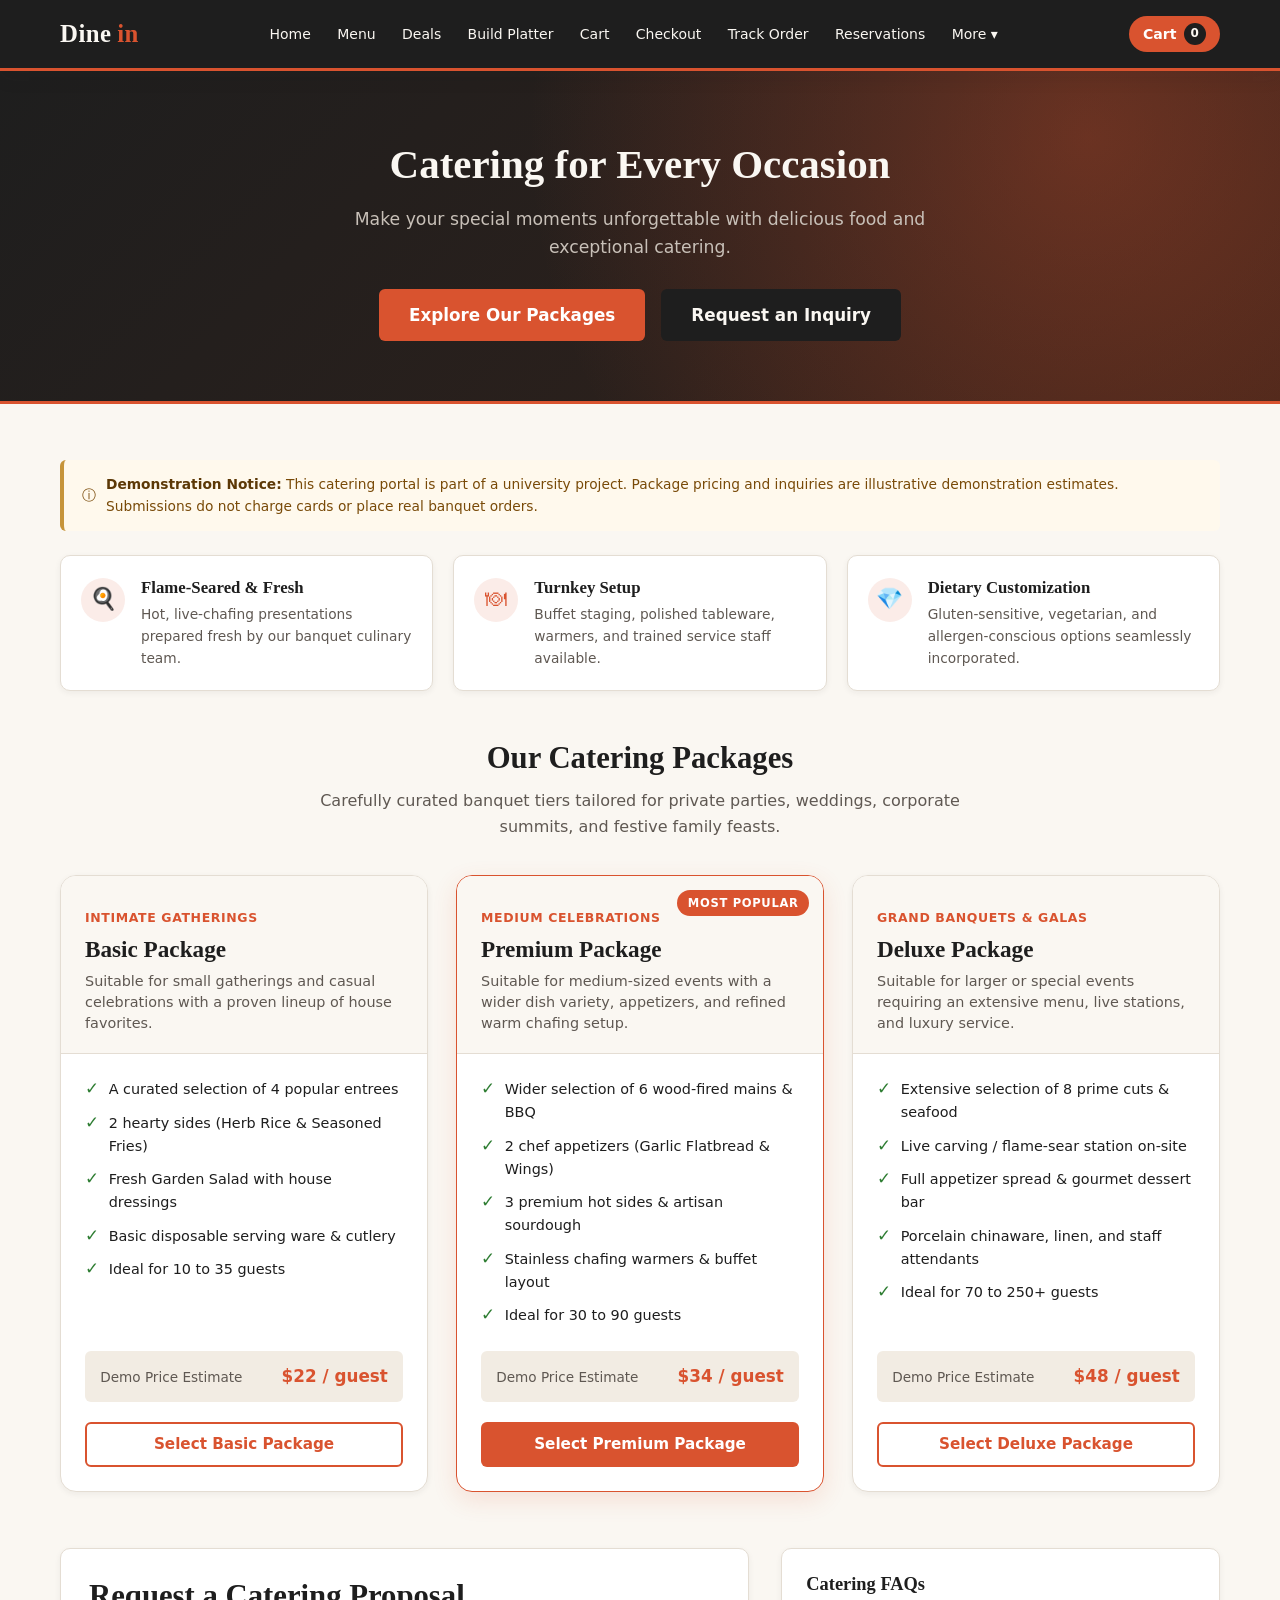
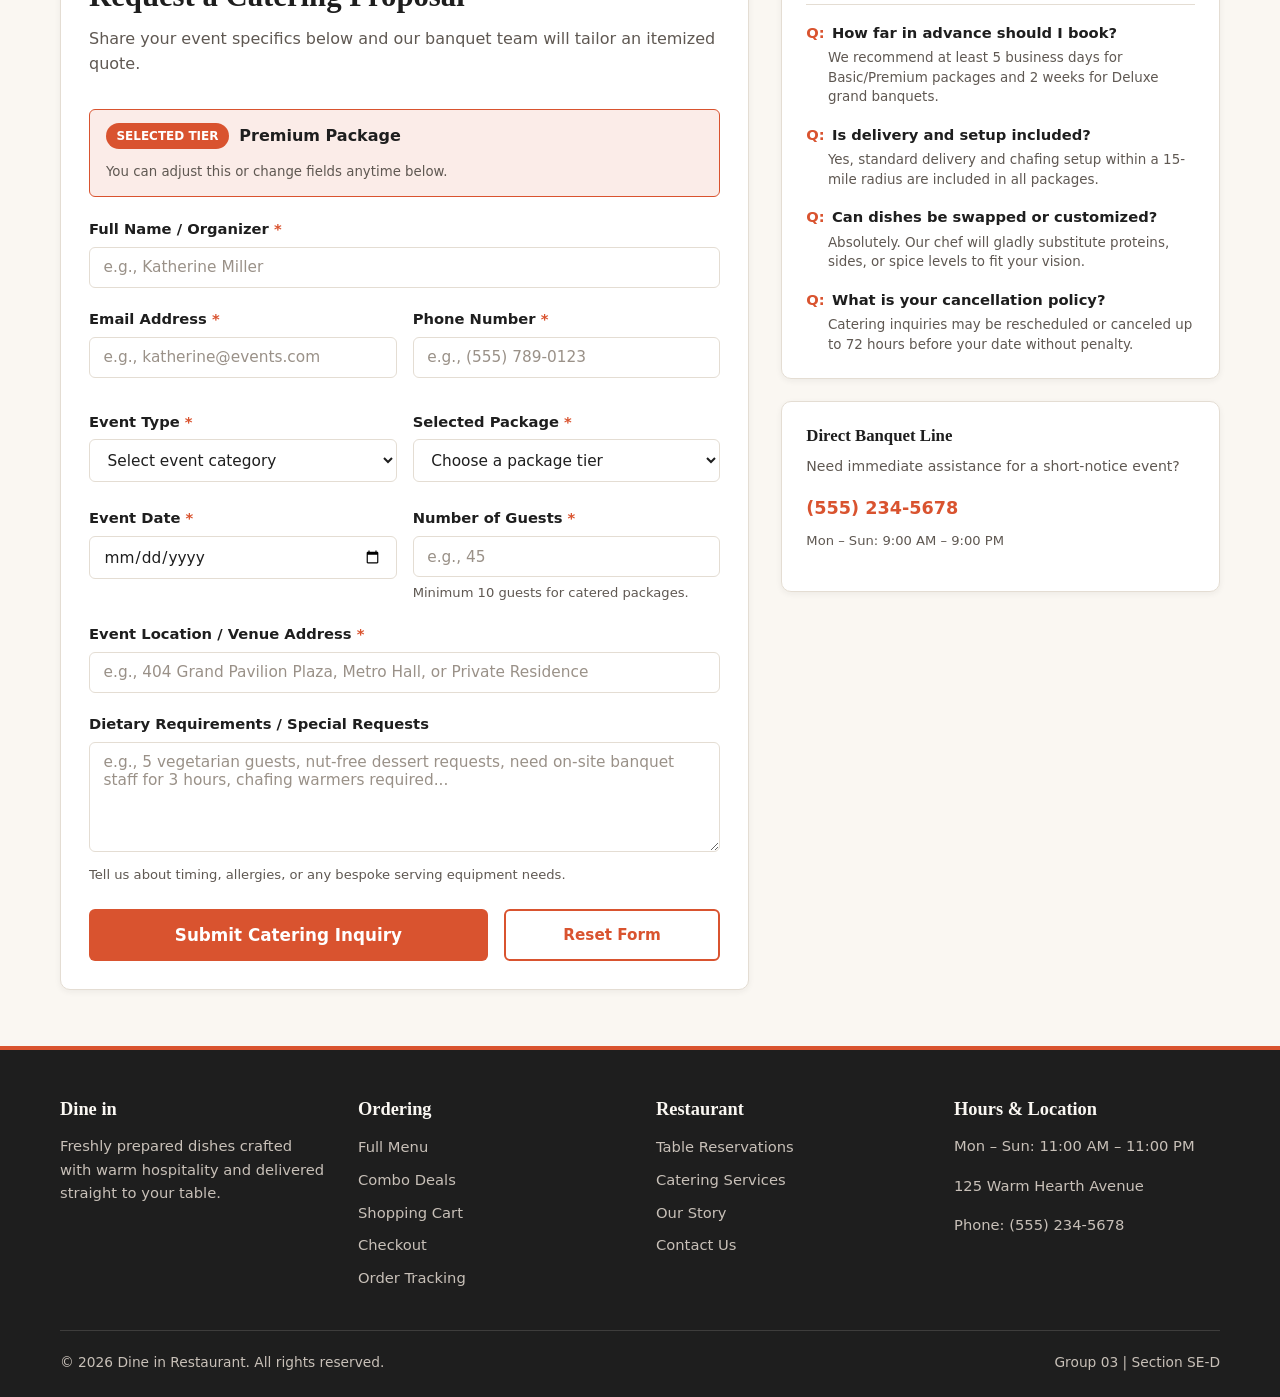
<file: pages/catering.html>
<!-- Name: Module M4 -->
<!-- Section: SE-D -->
<!-- Dine in — Catering Services Page -->
<!DOCTYPE html>
<html lang="en">
<head>
  <meta charset="UTF-8">
  <meta name="viewport" content="width=device-width, initial-scale=1.0">
  <title>Catering Services | Dine in</title>
  <link rel="stylesheet" href="../css/style3169.css">
  <link rel="stylesheet" href="../css/catering.css">
</head>
<body>
  <!-- Shared Header Navbar -->
  <header class="navbar">
    <div class="container navbar-container">
      <a href="../index.html" class="navbar-brand">Dine <span>in</span></a>

      <button class="navbar-toggle" type="button" aria-label="Toggle navigation" aria-expanded="false">
        <span class="hamburger"></span>
      </button>

      <nav class="navbar-menu" aria-label="Main navigation">
        <ul class="navbar-links">
          <li><a href="../index.html" class="nav-link">Home</a></li>
          <li><a href="menu.html" class="nav-link">Menu</a></li>
          <li><a href="deals.html" class="nav-link">Deals</a></li>
          <li><a href="build-platter.html" class="nav-link">Build Platter</a></li>
          <li><a href="cart.html" class="nav-link">Cart</a></li>
          <li><a href="checkout.html" class="nav-link">Checkout</a></li>
          <li><a href="order-tracking.html" class="nav-link">Track Order</a></li>
          <li><a href="reservations.html" class="nav-link">Reservations</a></li>
          <li class="nav-dropdown">
            <button class="nav-link nav-dropdown-toggle" type="button">More &#9662;</button>
            <ul class="nav-dropdown-menu">
              <li><a href="specials.html" class="nav-link">Chef Specials</a></li>
              <li><a href="order-history.html" class="nav-link">Order History</a></li>
              <li><a href="catering.html" class="nav-link active">Catering</a></li>
              <li><a href="gift-vouchers.html" class="nav-link">Gift Vouchers</a></li>
              <li><a href="reviews.html" class="nav-link">Reviews</a></li>
              <li><a href="profile.html" class="nav-link">Profile</a></li>
              <li><a href="login.html" class="nav-link">Login</a></li>
              <li><a href="about.html" class="nav-link">About Us</a></li>
              <li><a href="contact.html" class="nav-link">Contact</a></li>
            </ul>
          </li>
        </ul>

        <div class="navbar-actions">
          <a href="cart.html" class="cart-link">
            Cart <span class="cart-badge" data-cart-badge>0</span>
          </a>
        </div>
      </nav>
    </div>
  </header>

  <main>
    <!-- Welcoming Hero Section -->
    <section class="hero catering-hero">
      <div class="container">
        <h1>Catering for Every Occasion</h1>
        <p>
          Make your special moments unforgettable with delicious food and exceptional catering.
        </p>

        <div class="hero-actions-row">
          <a href="#packages-section" class="btn btn-primary btn-lg">
            Explore Our Packages
          </a>
          <a href="#inquiry-section" class="btn btn-secondary btn-lg">
            Request an Inquiry
          </a>
        </div>
      </div>
    </section>

    <!-- Services Overview Section -->
    <section class="section" id="packages-section">
      <div class="container">
        <!-- Demonstration Disclaimer Banner -->
        <div class="demo-disclaimer-card" role="note">
          <span aria-hidden="true">&#9432;</span>
          <div>
            <strong>Demonstration Notice:</strong> This catering portal is part of a university project. Package pricing and inquiries are illustrative demonstration estimates. Submissions do not charge cards or place real banquet orders.
          </div>
        </div>

        <!-- Service Highlights Grid -->
        <div class="service-highlights-grid">
          <div class="service-highlight-card">
            <div class="service-highlight-icon" aria-hidden="true">&#127859;</div>
            <div>
              <h3>Flame-Seared &amp; Fresh</h3>
              <p>Hot, live-chafing presentations prepared fresh by our banquet culinary team.</p>
            </div>
          </div>

          <div class="service-highlight-card">
            <div class="service-highlight-icon" aria-hidden="true">&#127869;</div>
            <div>
              <h3>Turnkey Setup</h3>
              <p>Buffet staging, polished tableware, warmers, and trained service staff available.</p>
            </div>
          </div>

          <div class="service-highlight-card">
            <div class="service-highlight-icon" aria-hidden="true">&#128142;</div>
            <div>
              <h3>Dietary Customization</h3>
              <p>Gluten-sensitive, vegetarian, and allergen-conscious options seamlessly incorporated.</p>
            </div>
          </div>
        </div>

        <!-- Section Header for Packages -->
        <div class="section-header">
          <h2>Our Catering Packages</h2>
          <p>Carefully curated banquet tiers tailored for private parties, weddings, corporate summits, and festive family feasts.</p>
        </div>

        <!-- Three Attractive Package Cards -->
        <div class="packages-grid">
          <!-- 1. Basic Package -->
          <article class="package-card" aria-labelledby="pkg-basic-title">
            <div class="package-header">
              <span class="package-badge-tag">Intimate Gatherings</span>
              <h3 id="pkg-basic-title" class="package-name">Basic Package</h3>
              <p class="package-desc">Suitable for small gatherings and casual celebrations with a proven lineup of house favorites.</p>
            </div>

            <div class="package-body">
              <div>
                <ul class="package-features-list">
                  <li><span class="feature-check" aria-hidden="true">&#10003;</span> <span>A curated selection of 4 popular entrees</span></li>
                  <li><span class="feature-check" aria-hidden="true">&#10003;</span> <span>2 hearty sides (Herb Rice &amp; Seasoned Fries)</span></li>
                  <li><span class="feature-check" aria-hidden="true">&#10003;</span> <span>Fresh Garden Salad with house dressings</span></li>
                  <li><span class="feature-check" aria-hidden="true">&#10003;</span> <span>Basic disposable serving ware &amp; cutlery</span></li>
                  <li><span class="feature-check" aria-hidden="true">&#10003;</span> <span>Ideal for 10 to 35 guests</span></li>
                </ul>
              </div>

              <div>
                <div class="package-estimate-tag">
                  <span>Demo Price Estimate</span>
                  <strong>$22 / guest</strong>
                </div>
                <button
                  type="button"
                  class="btn btn-outline select-pkg-btn"
                  data-select-package="Basic"
                >
                  Select Basic Package
                </button>
              </div>
            </div>
          </article>

          <!-- 2. Premium Package (Popular) -->
          <article class="package-card is-popular" aria-labelledby="pkg-premium-title">
            <span class="package-ribbon">Most Popular</span>
            <div class="package-header">
              <span class="package-badge-tag">Medium Celebrations</span>
              <h3 id="pkg-premium-title" class="package-name">Premium Package</h3>
              <p class="package-desc">Suitable for medium-sized events with a wider dish variety, appetizers, and refined warm chafing setup.</p>
            </div>

            <div class="package-body">
              <div>
                <ul class="package-features-list">
                  <li><span class="feature-check" aria-hidden="true">&#10003;</span> <span>Wider selection of 6 wood-fired mains &amp; BBQ</span></li>
                  <li><span class="feature-check" aria-hidden="true">&#10003;</span> <span>2 chef appetizers (Garlic Flatbread &amp; Wings)</span></li>
                  <li><span class="feature-check" aria-hidden="true">&#10003;</span> <span>3 premium hot sides &amp; artisan sourdough</span></li>
                  <li><span class="feature-check" aria-hidden="true">&#10003;</span> <span>Stainless chafing warmers &amp; buffet layout</span></li>
                  <li><span class="feature-check" aria-hidden="true">&#10003;</span> <span>Ideal for 30 to 90 guests</span></li>
                </ul>
              </div>

              <div>
                <div class="package-estimate-tag">
                  <span>Demo Price Estimate</span>
                  <strong>$34 / guest</strong>
                </div>
                <button
                  type="button"
                  class="btn btn-primary select-pkg-btn"
                  data-select-package="Premium"
                >
                  Select Premium Package
                </button>
              </div>
            </div>
          </article>

          <!-- 3. Deluxe Package -->
          <article class="package-card" aria-labelledby="pkg-deluxe-title">
            <div class="package-header">
              <span class="package-badge-tag">Grand Banquets &amp; Galas</span>
              <h3 id="pkg-deluxe-title" class="package-name">Deluxe Package</h3>
              <p class="package-desc">Suitable for larger or special events requiring an extensive menu, live stations, and luxury service.</p>
            </div>

            <div class="package-body">
              <div>
                <ul class="package-features-list">
                  <li><span class="feature-check" aria-hidden="true">&#10003;</span> <span>Extensive selection of 8 prime cuts &amp; seafood</span></li>
                  <li><span class="feature-check" aria-hidden="true">&#10003;</span> <span>Live carving / flame-sear station on-site</span></li>
                  <li><span class="feature-check" aria-hidden="true">&#10003;</span> <span>Full appetizer spread &amp; gourmet dessert bar</span></li>
                  <li><span class="feature-check" aria-hidden="true">&#10003;</span> <span>Porcelain chinaware, linen, and staff attendants</span></li>
                  <li><span class="feature-check" aria-hidden="true">&#10003;</span> <span>Ideal for 70 to 250+ guests</span></li>
                </ul>
              </div>

              <div>
                <div class="package-estimate-tag">
                  <span>Demo Price Estimate</span>
                  <strong>$48 / guest</strong>
                </div>
                <button
                  type="button"
                  class="btn btn-outline select-pkg-btn"
                  data-select-package="Deluxe"
                >
                  Select Deluxe Package
                </button>
              </div>
            </div>
          </article>
        </div>

        <!-- Catering Request Form Section -->
        <div id="inquiry-section" class="catering-layout">
          <!-- Form Column -->
          <div class="form-card">
            <div class="flex-between mb-2">
              <div>
                <h2>Request a Catering Proposal</h2>
                <p class="mb-0">Share your event specifics below and our banquet team will tailor an itemized quote.</p>
              </div>
            </div>

            <!-- Preselected Package Notification Banner -->
            <div id="active-package-banner" class="active-package-banner" hidden>
              <div class="active-package-info">
                <span class="active-package-badge">Selected Tier</span>
                <strong id="active-package-name">Premium Package</strong>
              </div>
              <small class="text-muted">You can adjust this or change fields anytime below.</small>
            </div>

            <form id="catering-form" novalidate>
              <!-- 1. Client Contact Info -->
              <div class="form-group">
                <label for="cat-name" class="form-label">
                  Full Name / Organizer <span class="required">*</span>
                </label>
                <input
                  type="text"
                  id="cat-name"
                  name="organizerName"
                  class="form-control"
                  placeholder="e.g., Katherine Miller"
                  required
                  autocomplete="name"
                >
                <span id="cat-name-error" class="form-error" hidden></span>
              </div>

              <div class="form-row">
                <div class="form-group">
                  <label for="cat-email" class="form-label">
                    Email Address <span class="required">*</span>
                  </label>
                  <input
                    type="email"
                    id="cat-email"
                    name="email"
                    class="form-control"
                    placeholder="e.g., katherine@events.com"
                    required
                    autocomplete="email"
                  >
                  <span id="cat-email-error" class="form-error" hidden></span>
                </div>

                <div class="form-group">
                  <label for="cat-phone" class="form-label">
                    Phone Number <span class="required">*</span>
                  </label>
                  <input
                    type="tel"
                    id="cat-phone"
                    name="phone"
                    class="form-control"
                    placeholder="e.g., (555) 789-0123"
                    required
                    autocomplete="tel"
                  >
                  <span id="cat-phone-error" class="form-error" hidden></span>
                </div>
              </div>

              <!-- 2. Event Specifics -->
              <div class="form-row mt-1">
                <div class="form-group">
                  <label for="cat-event-type" class="form-label">
                    Event Type <span class="required">*</span>
                  </label>
                  <select id="cat-event-type" name="eventType" class="form-select" required>
                    <option value="" disabled selected>Select event category</option>
                    <option value="Birthday">Birthday</option>
                    <option value="Wedding">Wedding</option>
                    <option value="Corporate Event">Corporate Event</option>
                    <option value="Family Gathering">Family Gathering</option>
                    <option value="Other">Other</option>
                  </select>
                  <span id="cat-event-type-error" class="form-error" hidden></span>
                </div>

                <div class="form-group">
                  <label for="cat-package" class="form-label">
                    Selected Package <span class="required">*</span>
                  </label>
                  <select id="cat-package" name="selectedPackage" class="form-select" required>
                    <option value="" disabled selected>Choose a package tier</option>
                    <option value="Basic">Basic</option>
                    <option value="Premium">Premium</option>
                    <option value="Deluxe">Deluxe</option>
                  </select>
                  <span id="cat-package-error" class="form-error" hidden></span>
                </div>
              </div>

              <div class="form-row">
                <div class="form-group">
                  <label for="cat-date" class="form-label">
                    Event Date <span class="required">*</span>
                  </label>
                  <input
                    type="date"
                    id="cat-date"
                    name="eventDate"
                    class="form-control"
                    required
                  >
                  <span id="cat-date-error" class="form-error" hidden></span>
                </div>

                <div class="form-group">
                  <label for="cat-guests" class="form-label">
                    Number of Guests <span class="required">*</span>
                  </label>
                  <input
                    type="number"
                    id="cat-guests"
                    name="guestCount"
                    class="form-control"
                    placeholder="e.g., 45"
                    min="10"
                    max="1000"
                    required
                  >
                  <span id="cat-guests-error" class="form-error" hidden></span>
                  <span class="form-hint">Minimum 10 guests for catered packages.</span>
                </div>
              </div>

              <div class="form-group">
                <label for="cat-location" class="form-label">
                  Event Location / Venue Address <span class="required">*</span>
                </label>
                <input
                  type="text"
                  id="cat-location"
                  name="eventLocation"
                  class="form-control"
                  placeholder="e.g., 404 Grand Pavilion Plaza, Metro Hall, or Private Residence"
                  required
                >
                <span id="cat-location-error" class="form-error" hidden></span>
              </div>

              <!-- 3. Dietary & Special Requests -->
              <div class="form-group">
                <label for="cat-notes" class="form-label">
                  Dietary Requirements / Special Requests
                </label>
                <textarea
                  id="cat-notes"
                  name="specialRequests"
                  class="form-textarea"
                  placeholder="e.g., 5 vegetarian guests, nut-free dessert requests, need on-site banquet staff for 3 hours, chafing warmers required..."
                ></textarea>
                <span class="form-hint">Tell us about timing, allergies, or any bespoke serving equipment needs.</span>
              </div>

              <div class="flex mt-3">
                <button
                  type="submit"
                  id="submit-catering-btn"
                  class="btn btn-primary btn-lg"
                  style="flex: 2;"
                >
                  Submit Catering Inquiry
                </button>
                <button
                  type="button"
                  id="reset-catering-btn"
                  class="btn btn-outline"
                  style="flex: 1;"
                >
                  Reset Form
                </button>
              </div>
            </form>
          </div>

          <!-- Sidebar Column: FAQs & Guidelines -->
          <aside class="catering-sidebar" aria-label="Catering policies and FAQ">
            <div class="faq-card">
              <h3>Catering FAQs</h3>

              <div class="faq-item">
                <div class="faq-question">How far in advance should I book?</div>
                <p class="faq-answer">We recommend at least 5 business days for Basic/Premium packages and 2 weeks for Deluxe grand banquets.</p>
              </div>

              <div class="faq-item">
                <div class="faq-question">Is delivery and setup included?</div>
                <p class="faq-answer">Yes, standard delivery and chafing setup within a 15-mile radius are included in all packages.</p>
              </div>

              <div class="faq-item">
                <div class="faq-question">Can dishes be swapped or customized?</div>
                <p class="faq-answer">Absolutely. Our chef will gladly substitute proteins, sides, or spice levels to fit your vision.</p>
              </div>

              <div class="faq-item">
                <div class="faq-question">What is your cancellation policy?</div>
                <p class="faq-answer">Catering inquiries may be rescheduled or canceled up to 72 hours before your date without penalty.</p>
              </div>
            </div>

            <div class="summary-box">
              <h4 class="mb-1">Direct Banquet Line</h4>
              <p class="text-muted" style="font-size:0.88rem;">Need immediate assistance for a short-notice event?</p>
              <p class="mb-1" style="font-weight:700; color:var(--color-terracotta); font-size:1.1rem;">(555) 234-5678</p>
              <p class="mb-0 text-muted" style="font-size:0.82rem;">Mon – Sun: 9:00 AM – 9:00 PM</p>
            </div>
          </aside>
        </div>
      </div>
    </section>
  </main>

  <!-- Polished Success Confirmation Modal -->
  <div
    id="catering-modal-backdrop"
    class="modal-backdrop"
    role="dialog"
    aria-modal="true"
    aria-labelledby="modal-title"
    aria-hidden="true"
  >
    <div class="catering-modal">
      <div class="modal-header">
        <button
          type="button"
          id="modal-close-btn"
          class="modal-close-btn"
          aria-label="Close inquiry confirmation"
        >
          &times;
        </button>
        <div class="modal-success-badge" aria-hidden="true">&#10003;</div>
        <h3 id="modal-title">Catering Proposal Requested!</h3>
        <p>Thank you for considering Dine in for your occasion.</p>
      </div>

      <div class="modal-body">
        <div class="inquiry-code-card">
          <span>Demonstration Proposal Reference</span>
          <div id="modal-inquiry-code" class="inquiry-code-value">CAT-492104</div>
        </div>

        <div class="inquiry-detail-grid">
          <div class="inquiry-detail-item">
            <span>Organizer / Client</span>
            <strong id="modal-client-name">—</strong>
          </div>
          <div class="inquiry-detail-item">
            <span>Event &amp; Date</span>
            <strong id="modal-event-info">—</strong>
          </div>
          <div class="inquiry-detail-item">
            <span>Selected Package</span>
            <strong id="modal-package-name">—</strong>
          </div>
          <div class="inquiry-detail-item">
            <span>Guest Count</span>
            <strong id="modal-guest-count">—</strong>
          </div>
        </div>

        <div class="modal-note-box">
          <div class="mb-1">
            <strong>Location:</strong> <span id="modal-location">—</span>
          </div>
          <div class="mb-1">
            <strong>Contact:</strong> <span id="modal-contact">—</span>
          </div>
          <div>
            <strong>Special Requests:</strong> <span id="modal-dietary">—</span>
          </div>
        </div>

        <div class="demo-disclaimer-card" style="margin-bottom:0;">
          <small>
            This inquiry was processed on the front-end for demonstration purposes. In a live system, our banquet manager would contact you within 24 hours with an itemized quote.
          </small>
        </div>

        <div class="modal-actions-row">
          <button type="button" id="modal-done-btn" class="btn btn-primary">
            Done &amp; Close
          </button>
          <button type="button" id="modal-new-inquiry-btn" class="btn btn-outline">
            Submit Another Inquiry
          </button>
        </div>
      </div>
    </div>
  </div>

  <!-- Shared Footer -->
  <footer class="footer">
    <div class="container">
      <div class="footer-grid">
        <div>
          <h3 class="footer-title">Dine in</h3>
          <p>Freshly prepared dishes crafted with warm hospitality and delivered straight to your table.</p>
        </div>
        <div>
          <h4 class="footer-title">Ordering</h4>
          <ul class="footer-links">
            <li><a href="menu.html">Full Menu</a></li>
            <li><a href="deals.html">Combo Deals</a></li>
            <li><a href="cart.html">Shopping Cart</a></li>
            <li><a href="checkout.html">Checkout</a></li>
            <li><a href="order-tracking.html">Order Tracking</a></li>
          </ul>
        </div>
        <div>
          <h4 class="footer-title">Restaurant</h4>
          <ul class="footer-links">
            <li><a href="reservations.html">Table Reservations</a></li>
            <li><a href="catering.html">Catering Services</a></li>
            <li><a href="about.html">Our Story</a></li>
            <li><a href="contact.html">Contact Us</a></li>
          </ul>
        </div>
        <div>
          <h4 class="footer-title">Hours &amp; Location</h4>
          <p>Mon – Sun: 11:00 AM – 11:00 PM</p>
          <p>125 Warm Hearth Avenue</p>
          <p>Phone: (555) 234-5678</p>
        </div>
      </div>

      <div class="footer-bottom">
        <span>&copy; 2026 Dine in Restaurant. All rights reserved.</span>
        <span>Group 03 | Section SE-D</span>
      </div>
    </div>
  </footer>

  <script src="../js/app3169.js"></script>
  <script src="../js/catering.js"></script>
</body>
</html>
</file>
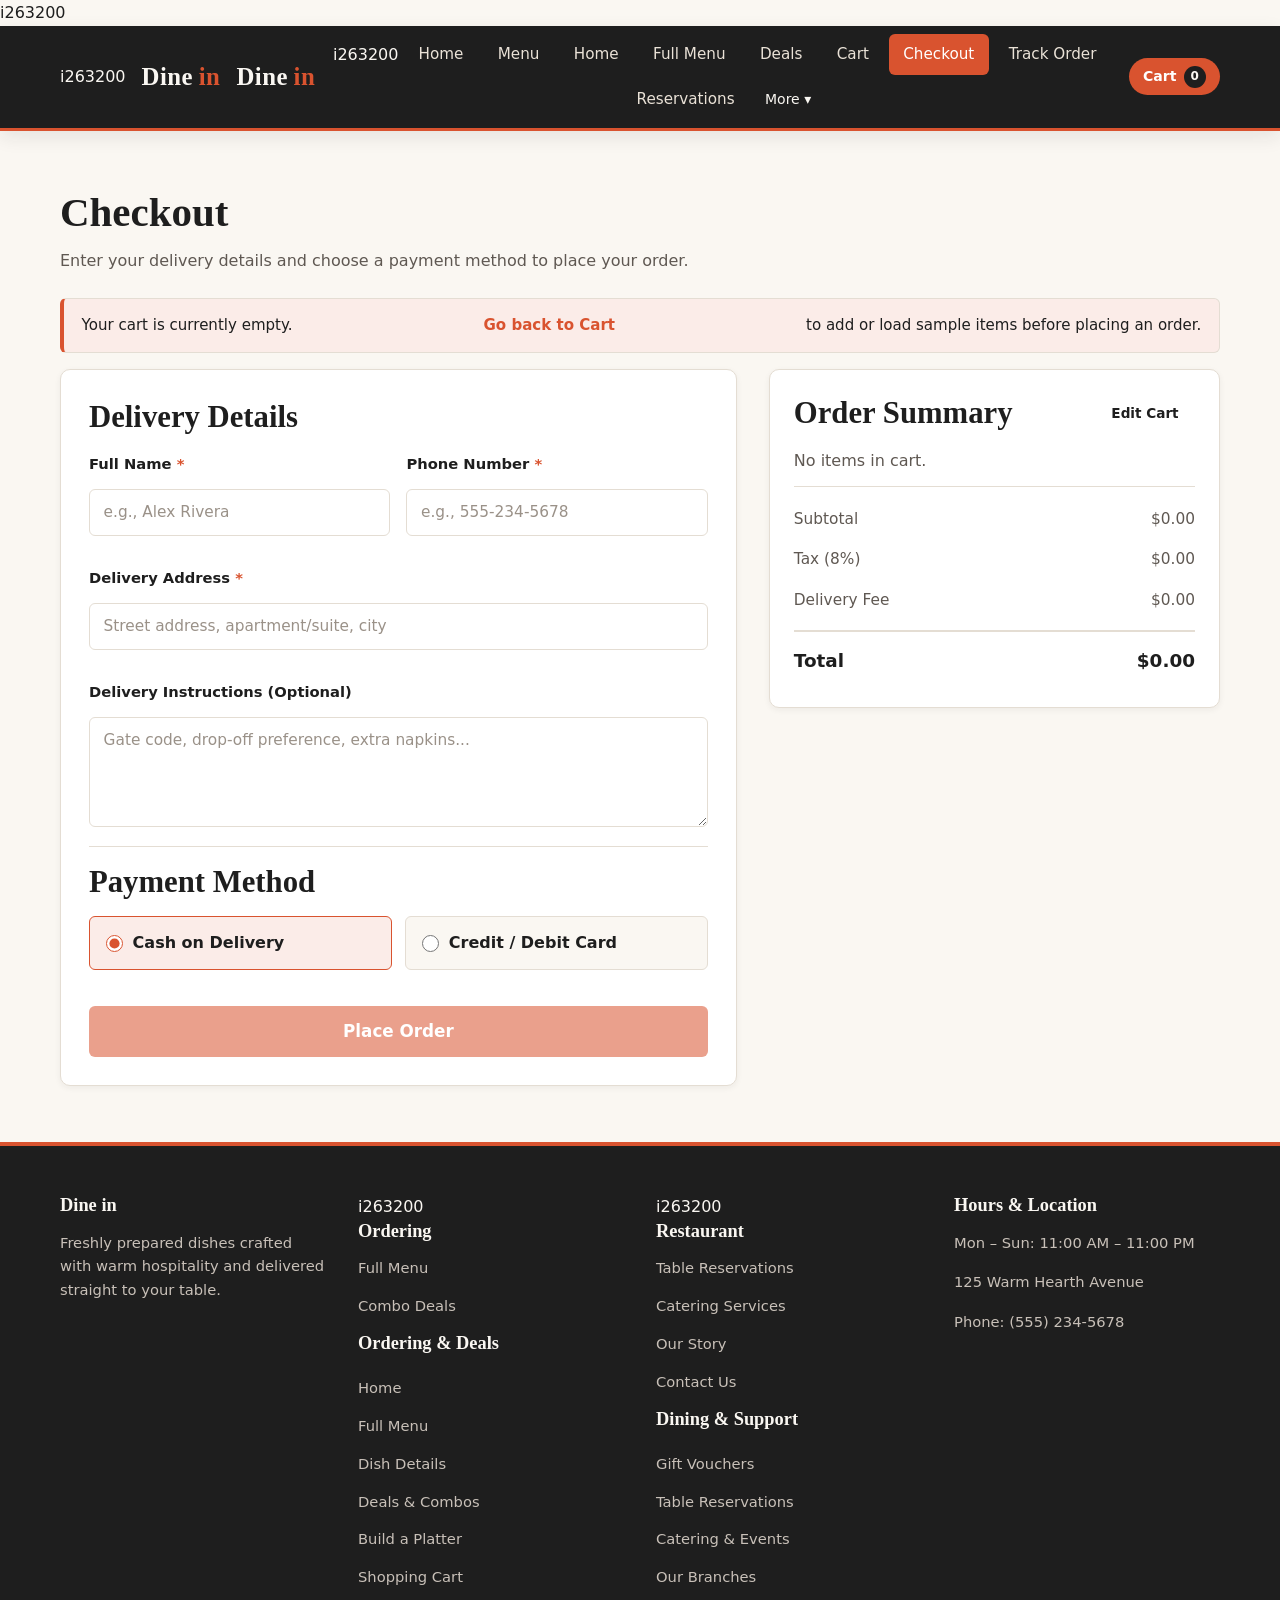
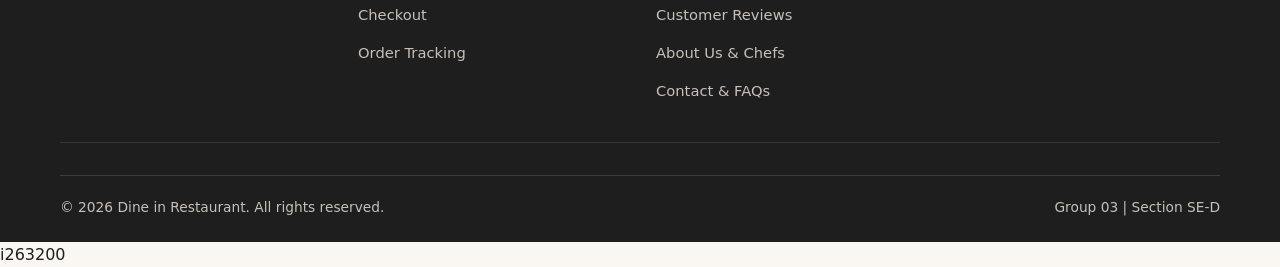
<file: pages/checkout.html>
<!-- Name: Muhammad Ali Saeed -->
<!-- Roll no: i263169 -->
<!-- Section: SE-D -->
<!-- Checkout Page -->
<!DOCTYPE html>
<html lang="en">
<head>
  <meta charset="UTF-8">
  <meta name="viewport" content="width=device-width, initial-scale=1.0">
  <title>Checkout | Dine in</title>
i263200
  <link rel="stylesheet" href="../css/style.css">
  <link rel="stylesheet" href="../css/dinein-26i3169.css">
  <style>
    .checkout-layout {
      display: grid;
      grid-template-columns: 1.5fr 1fr;
      gap: 2rem;
      align-items: start;
    }

    .payment-options {
      display: grid;
      grid-template-columns: repeat(auto-fit, minmax(190px, 1fr));
      gap: 0.85rem;
      margin-top: 0.4rem;
    }

    .payment-option {
      display: flex;
      align-items: center;
      gap: 0.6rem;
      padding: 0.85rem 1rem;
      border: 1.5px solid var(--color-border);
      border-radius: var(--radius-sm);
      background-color: var(--color-cream);
      cursor: pointer;
      transition: border-color var(--transition), background-color var(--transition);
    }

    .payment-option:has(input:checked) {
      border-color: var(--color-terracotta);
      background-color: var(--color-terracotta-soft);
    }

    .payment-option input {
      accent-color: var(--color-terracotta);
      width: 17px;
      height: 17px;
    }

    .card-fields {
      margin-top: 1rem;
      padding: 1rem;
      background-color: var(--color-cream);
      border: 1px solid var(--color-border);
      border-radius: var(--radius-sm);
    }

    .summary-items-list {
      border-bottom: 1px solid var(--color-border);
      padding-bottom: 0.75rem;
      margin-bottom: 0.75rem;
    }

    .summary-item-row {
      display: flex;
      justify-content: space-between;
      gap: 0.75rem;
      font-size: 0.92rem;
      padding: 0.35rem 0;
    }

    @media (max-width: 860px) {
      .checkout-layout {
        grid-template-columns: 1fr;
      }
    }
  </style>
</head>
<body>
  <!-- Shared Header Navbar -->
  <header class="navbar">
    <div class="container navbar-container">
i263200
      <a href="../index.html" class="navbar-brand">Dine <span>in</span></a>
      <a href="../hub-26i3169.html" class="navbar-brand">Dine <span>in</span></a>

      <button class="navbar-toggle" type="button" aria-label="Toggle navigation" aria-expanded="false">
        <span class="hamburger"></span>
      </button>

      <nav class="navbar-menu" aria-label="Main navigation">
        <ul class="navbar-links">
i263200
          <li><a href="../index.html" class="nav-link">Home</a></li>
          <li><a href="menu.html" class="nav-link">Menu</a></li>
          <li><a href="../hub-26i3169.html" class="nav-link">Home</a></li>
          <li><a href="full-menu.html" class="nav-link">Full Menu</a></li>
          <li><a href="deals.html" class="nav-link">Deals</a></li>
          <li><a href="cart.html" class="nav-link">Cart</a></li>
          <li><a href="checkout.html" class="nav-link active">Checkout</a></li>
          <li><a href="order-tracking.html" class="nav-link">Track Order</a></li>
          <li><a href="reservations.html" class="nav-link">Reservations</a></li>
          <li class="nav-dropdown">
            <button class="nav-link nav-dropdown-toggle" type="button">More &#9662;</button>
            <ul class="nav-dropdown-menu">
i263200
              <li><a href="specials.html" class="nav-link">Chef Specials</a></li>
              <li><a href="order-history.html" class="nav-link">Order History</a></li>
              <li><a href="catering.html" class="nav-link">Catering</a></li>
              <li><a href="gift-cards.html" class="nav-link">Gift Cards</a></li>
              <li><a href="reviews.html" class="nav-link">Reviews</a></li>
              <li><a href="profile.html" class="nav-link">Profile</a></li>
              <li><a href="login.html" class="nav-link">Login</a></li>
              <li><a href="about.html" class="nav-link">About Us</a></li>
              <li><a href="contact.html" class="nav-link">Contact</a></li>
              <li><a href="dish-details.html" class="nav-link">Dish Details</a></li>
              <li><a href="build-platter.html" class="nav-link">Build Platter</a></li>
              <li><a href="gift-vouchers.html" class="nav-link">Gift Vouchers</a></li>
              <li><a href="catering.html" class="nav-link">Catering</a></li>
              <li><a href="branches.html" class="nav-link">Branches</a></li>
              <li><a href="reviews.html" class="nav-link">Reviews</a></li>
              <li><a href="about-chefs.html" class="nav-link">About &amp; Chefs</a></li>
              <li><a href="contact-faq.html" class="nav-link">Contact &amp; FAQs</a></li>
            </ul>
          </li>
        </ul>

        <div class="navbar-actions">
          <a href="cart.html" class="cart-link">
            Cart <span class="cart-badge" data-cart-badge>0</span>
          </a>
        </div>
      </nav>
    </div>
  </header>

  <main>
    <section class="section">
      <div class="container">
        <div class="mb-3">
          <h1>Checkout</h1>
          <p class="mb-0">Enter your delivery details and choose a payment method to place your order.</p>
        </div>

        <div id="empty-cart-alert" class="alert" hidden>
          Your cart is currently empty. <a href="cart.html"><strong>Go back to Cart</strong></a> to add or load sample items before placing an order.
        </div>

        <div class="checkout-layout">
          <!-- Delivery & Payment Form -->
          <form id="checkout-form" class="form-card" novalidate>
            <h2 class="mb-2">Delivery Details</h2>

            <div class="form-row">
              <div class="form-group">
                <label for="full-name" class="form-label">
                  Full Name <span class="required">*</span>
                </label>
                <input
                  type="text"
                  id="full-name"
                  name="fullName"
                  class="form-control"
                  placeholder="e.g., Alex Rivera"
                  required
                >
                <span class="form-error" id="error-full-name"></span>
              </div>

              <div class="form-group">
                <label for="phone" class="form-label">
                  Phone Number <span class="required">*</span>
                </label>
                <input
                  type="tel"
                  id="phone"
                  name="phone"
                  class="form-control"
                  placeholder="e.g., 555-234-5678"
                  required
                >
                <span class="form-error" id="error-phone"></span>
              </div>
            </div>

            <div class="form-group">
              <label for="address" class="form-label">
                Delivery Address <span class="required">*</span>
              </label>
              <input
                type="text"
                id="address"
                name="address"
                class="form-control"
                placeholder="Street address, apartment/suite, city"
                required
              >
              <span class="form-error" id="error-address"></span>
            </div>

            <div class="form-group">
              <label for="instructions" class="form-label">Delivery Instructions (Optional)</label>
              <textarea
                id="instructions"
                name="instructions"
                class="form-textarea"
                placeholder="Gate code, drop-off preference, extra napkins..."
              ></textarea>
            </div>

            <hr class="mb-2" style="border: 0; border-top: 1px solid var(--color-border);">

            <h2 class="mb-1">Payment Method</h2>
            <div class="form-group">
              <div class="payment-options">
                <label class="payment-option">
                  <input type="radio" name="paymentMethod" value="Cash on Delivery" checked>
                  <span><strong>Cash on Delivery</strong></span>
                </label>
                <label class="payment-option">
                  <input type="radio" name="paymentMethod" value="Card">
                  <span><strong>Credit / Debit Card</strong></span>
                </label>
              </div>

              <!-- Shown only when Card is selected -->
              <div id="card-fields" class="card-fields" hidden>
                <div class="form-group">
                  <label for="card-number" class="form-label">
                    Card Number <span class="required">*</span>
                  </label>
                  <input
                    type="text"
                    id="card-number"
                    class="form-control"
                    placeholder="1234 5678 9012 3456"
                    maxlength="19"
                  >
                  <span class="form-error" id="error-card-number"></span>
                </div>
                <div class="form-row">
                  <div class="form-group mb-1">
                    <label for="card-expiry" class="form-label">
                      Expiry (MM/YY) <span class="required">*</span>
                    </label>
                    <input
                      type="text"
                      id="card-expiry"
                      class="form-control"
                      placeholder="08/28"
                      maxlength="5"
                    >
                    <span class="form-error" id="error-card-expiry"></span>
                  </div>
                  <div class="form-group mb-1">
                    <label for="card-cvv" class="form-label">
                      CVV <span class="required">*</span>
                    </label>
                    <input
                      type="password"
                      id="card-cvv"
                      class="form-control"
                      placeholder="123"
                      maxlength="4"
                    >
                    <span class="form-error" id="error-card-cvv"></span>
                  </div>
                </div>
              </div>
            </div>

            <button type="submit" id="place-order-btn" class="btn btn-primary btn-block btn-lg mt-2">
              Place Order
            </button>
          </form>

          <!-- Order Summary Sidebar -->
          <aside class="summary-box" aria-label="Order summary">
            <div class="flex-between mb-2">
              <h2 class="mb-0">Order Summary</h2>
              <a href="cart.html" class="btn btn-ghost btn-sm">Edit Cart</a>
            </div>

            <div id="checkout-items" class="summary-items-list"></div>

            <div class="summary-row">
              <span>Subtotal</span>
              <span id="checkout-subtotal">$0.00</span>
            </div>
            <div class="summary-row" id="checkout-discount-row" hidden>
              <span>Promo (<span id="checkout-promo-code">DINE10</span>)</span>
              <span id="checkout-discount" class="text-accent">-$0.00</span>
            </div>
            <div class="summary-row">
              <span>Tax (8%)</span>
              <span id="checkout-tax">$0.00</span>
            </div>
            <div class="summary-row">
              <span>Delivery Fee</span>
              <span id="checkout-delivery">$0.00</span>
            </div>
            <div class="summary-row summary-total">
              <span>Total</span>
              <span id="checkout-total">$0.00</span>
            </div>
          </aside>
        </div>
      </div>
    </section>
  </main>

  <!-- Shared Footer -->
  <footer class="footer">
    <div class="container">
      <div class="footer-grid">
        <div>
          <h3 class="footer-title">Dine in</h3>
          <p>Freshly prepared dishes crafted with warm hospitality and delivered straight to your table.</p>
        </div>
        <div>
i263200
          <h4 class="footer-title">Ordering</h4>
          <ul class="footer-links">
            <li><a href="menu.html">Full Menu</a></li>
            <li><a href="deals.html">Combo Deals</a></li>
          <h4 class="footer-title">Ordering &amp; Deals</h4>
          <ul class="footer-links">
            <li><a href="../hub-26i3169.html">Home</a></li>
            <li><a href="full-menu.html">Full Menu</a></li>
            <li><a href="dish-details.html">Dish Details</a></li>
            <li><a href="deals.html">Deals &amp; Combos</a></li>
            <li><a href="build-platter.html">Build a Platter</a></li>
            <li><a href="cart.html">Shopping Cart</a></li>
            <li><a href="checkout.html">Checkout</a></li>
            <li><a href="order-tracking.html">Order Tracking</a></li>
          </ul>
        </div>
        <div>
i263200
          <h4 class="footer-title">Restaurant</h4>
          <ul class="footer-links">
            <li><a href="reservations.html">Table Reservations</a></li>
            <li><a href="catering.html">Catering Services</a></li>
            <li><a href="about.html">Our Story</a></li>
            <li><a href="contact.html">Contact Us</a></li>
          <h4 class="footer-title">Dining &amp; Support</h4>
          <ul class="footer-links">
            <li><a href="gift-vouchers.html">Gift Vouchers</a></li>
            <li><a href="reservations.html">Table Reservations</a></li>
            <li><a href="catering.html">Catering &amp; Events</a></li>
            <li><a href="branches.html">Our Branches</a></li>
            <li><a href="reviews.html">Customer Reviews</a></li>
            <li><a href="about-chefs.html">About Us &amp; Chefs</a></li>
            <li><a href="contact-faq.html">Contact &amp; FAQs</a></li>
          </ul>
        </div>
        <div>
          <h4 class="footer-title">Hours &amp; Location</h4>
          <p>Mon – Sun: 11:00 AM – 11:00 PM</p>
          <p>125 Warm Hearth Avenue</p>
          <p>Phone: (555) 234-5678</p>
        </div>
      </div>

      <div class="footer-bottom">
        <span>&copy; 2026 Dine in Restaurant. All rights reserved.</span>
        <span>Group 03 | Section SE-D</span>
      </div>
    </div>
  </footer>

i263200
  <script src="../js/app.js"></script>
  <script src="../js/dinein-cart-26i3169.js"></script>
  <script>
    (function () {
      'use strict';

      const PROMO_STORAGE_KEY = 'dinein_promo_v1';
      const ORDER_STORAGE_KEY = 'dinein_active_order_v1';

      const form = document.getElementById('checkout-form');
      const emptyAlert = document.getElementById('empty-cart-alert');
      const itemsList = document.getElementById('checkout-items');
      const placeOrderBtn = document.getElementById('place-order-btn');

      const subtotalEl = document.getElementById('checkout-subtotal');
      const discountRow = document.getElementById('checkout-discount-row');
      const promoCodeEl = document.getElementById('checkout-promo-code');
      const discountEl = document.getElementById('checkout-discount');
      const taxEl = document.getElementById('checkout-tax');
      const deliveryEl = document.getElementById('checkout-delivery');
      const totalEl = document.getElementById('checkout-total');

      const cardFields = document.getElementById('card-fields');
      const paymentRadios = document.querySelectorAll('input[name="paymentMethod"]');

      function roundMoney(value) {
        return Math.round((value + Number.EPSILON) * 100) / 100;
      }

      function escapeHtml(text) {
        const div = document.createElement('div');
        div.textContent = String(text);
        return div.innerHTML;
      }

      function computeCheckoutTotals() {
        const base = window.DineInCart.calculateTotals();
        const promoCode = (localStorage.getItem(PROMO_STORAGE_KEY) || '').trim().toUpperCase();
        const discount = promoCode === 'DINE10' && base.subtotal > 0 ? roundMoney(base.subtotal * 0.10) : 0;
        const discountedSubtotal = Math.max(0, roundMoney(base.subtotal - discount));
        const tax = roundMoney(discountedSubtotal * window.DineInCart.DEFAULT_TAX_RATE);
        const total = roundMoney(discountedSubtotal + tax + base.delivery);

        return {
          promoCode: discount > 0 ? promoCode : '',
          subtotal: base.subtotal,
          discount,
          tax,
          delivery: base.delivery,
          total,
        };
      }

      function renderSummary() {
        const cart = window.DineInCart.getCart();
        const totals = computeCheckoutTotals();

        emptyAlert.hidden = cart.length > 0;
        placeOrderBtn.disabled = cart.length === 0;

        if (cart.length === 0) {
          itemsList.innerHTML = '<p class="text-muted mb-0">No items in cart.</p>';
        } else {
          itemsList.innerHTML = cart
            .map((item) => {
              const lineTotal = window.DineInCart.formatCurrency(item.price * item.quantity);
              return `
                <div class="summary-item-row">
                  <span>${item.quantity} &times; ${escapeHtml(item.name)}</span>
                  <strong>${lineTotal}</strong>
                </div>
              `;
            })
            .join('');
        }

        subtotalEl.textContent = window.DineInCart.formatCurrency(totals.subtotal);
        if (totals.discount > 0) {
          discountRow.hidden = false;
          promoCodeEl.textContent = totals.promoCode;
          discountEl.textContent = `-${window.DineInCart.formatCurrency(totals.discount)}`;
        } else {
          discountRow.hidden = true;
        }
        taxEl.textContent = window.DineInCart.formatCurrency(totals.tax);
        deliveryEl.textContent = window.DineInCart.formatCurrency(totals.delivery);
        totalEl.textContent = window.DineInCart.formatCurrency(totals.total);
      }

      function setFieldError(inputId, errorId, message) {
        const input = document.getElementById(inputId);
        const error = document.getElementById(errorId);
        if (message) {
          input.classList.add('is-invalid');
          error.textContent = message;
          return false;
        }
        input.classList.remove('is-invalid');
        error.textContent = '';
        return true;
      }

      function getSelectedPaymentMethod() {
        const checked = document.querySelector('input[name="paymentMethod"]:checked');
        return checked ? checked.value : 'Cash on Delivery';
      }

      function validateForm() {
        const fullName = document.getElementById('full-name').value.trim();
        const phone = document.getElementById('phone').value.trim();
        const address = document.getElementById('address').value.trim();
        const paymentMethod = getSelectedPaymentMethod();

        let isValid = true;

        if (fullName.length < 2) {
          isValid = setFieldError('full-name', 'error-full-name', 'Please enter your full name.') && isValid;
        } else {
          setFieldError('full-name', 'error-full-name', '');
        }

        const digitsOnly = phone.replace(/\D/g, '');
        if (digitsOnly.length < 7) {
          isValid = setFieldError('phone', 'error-phone', 'Please enter a valid phone number (at least 7 digits).') && isValid;
        } else {
          setFieldError('phone', 'error-phone', '');
        }

        if (address.length < 6) {
          isValid = setFieldError('address', 'error-address', 'Please enter a complete delivery address.') && isValid;
        } else {
          setFieldError('address', 'error-address', '');
        }

        if (paymentMethod === 'Card') {
          const cardNum = document.getElementById('card-number').value.replace(/\s+/g, '');
          const cardExpiry = document.getElementById('card-expiry').value.trim();
          const cardCvv = document.getElementById('card-cvv').value.trim();

          if (!/^\d{12,19}$/.test(cardNum)) {
            isValid = setFieldError('card-number', 'error-card-number', 'Enter a valid 12–19 digit card number.') && isValid;
          } else {
            setFieldError('card-number', 'error-card-number', '');
          }

          if (!/^(0[1-9]|1[0-2])\/\d{2}$/.test(cardExpiry)) {
            isValid = setFieldError('card-expiry', 'error-card-expiry', 'Use MM/YY format.') && isValid;
          } else {
            setFieldError('card-expiry', 'error-card-expiry', '');
          }

          if (!/^\d{3,4}$/.test(cardCvv)) {
            isValid = setFieldError('card-cvv', 'error-card-cvv', 'Enter 3 or 4 digits.') && isValid;
          } else {
            setFieldError('card-cvv', 'error-card-cvv', '');
          }
        } else {
          setFieldError('card-number', 'error-card-number', '');
          setFieldError('card-expiry', 'error-card-expiry', '');
          setFieldError('card-cvv', 'error-card-cvv', '');
        }

        return isValid;
      }

      function generateOrderId() {
        const randomDigits = Math.floor(10000 + Math.random() * 90000);
        return `DI-${randomDigits}`;
      }

      paymentRadios.forEach((radio) => {
        radio.addEventListener('change', () => {
          cardFields.hidden = getSelectedPaymentMethod() !== 'Card';
        });
      });

      form.addEventListener('submit', (event) => {
        event.preventDefault();

        const cart = window.DineInCart.getCart();
        if (cart.length === 0) {
          window.DineInCart.showToast('Your cart is empty. Add items before placing an order.');
          return;
        }

        if (!validateForm()) {
          window.DineInCart.showToast('Please fix the highlighted form fields.');
          return;
        }

        const totals = computeCheckoutTotals();
        const now = new Date();
        const eta = new Date(now.getTime() + 35 * 60000);
        const formattedEta = eta.toLocaleTimeString([], { hour: '2-digit', minute: '2-digit' });

        const orderRecord = {
          orderId: generateOrderId(),
          createdAt: now.toISOString(),
          estimatedDelivery: `30–40 mins (by ${formattedEta})`,
          statusIndex: 0,
          customer: {
            fullName: document.getElementById('full-name').value.trim(),
            phone: document.getElementById('phone').value.trim(),
            address: document.getElementById('address').value.trim(),
            instructions: document.getElementById('instructions').value.trim(),
          },
          paymentMethod: getSelectedPaymentMethod(),
          items: cart,
          totals,
        };

        localStorage.setItem(ORDER_STORAGE_KEY, JSON.stringify(orderRecord));
        localStorage.removeItem(PROMO_STORAGE_KEY);
        window.DineInCart.clearCart();

        window.location.href = 'order-tracking.html';
      });

      renderSummary();
    })();
  </script>
</body>
</html>
</file>
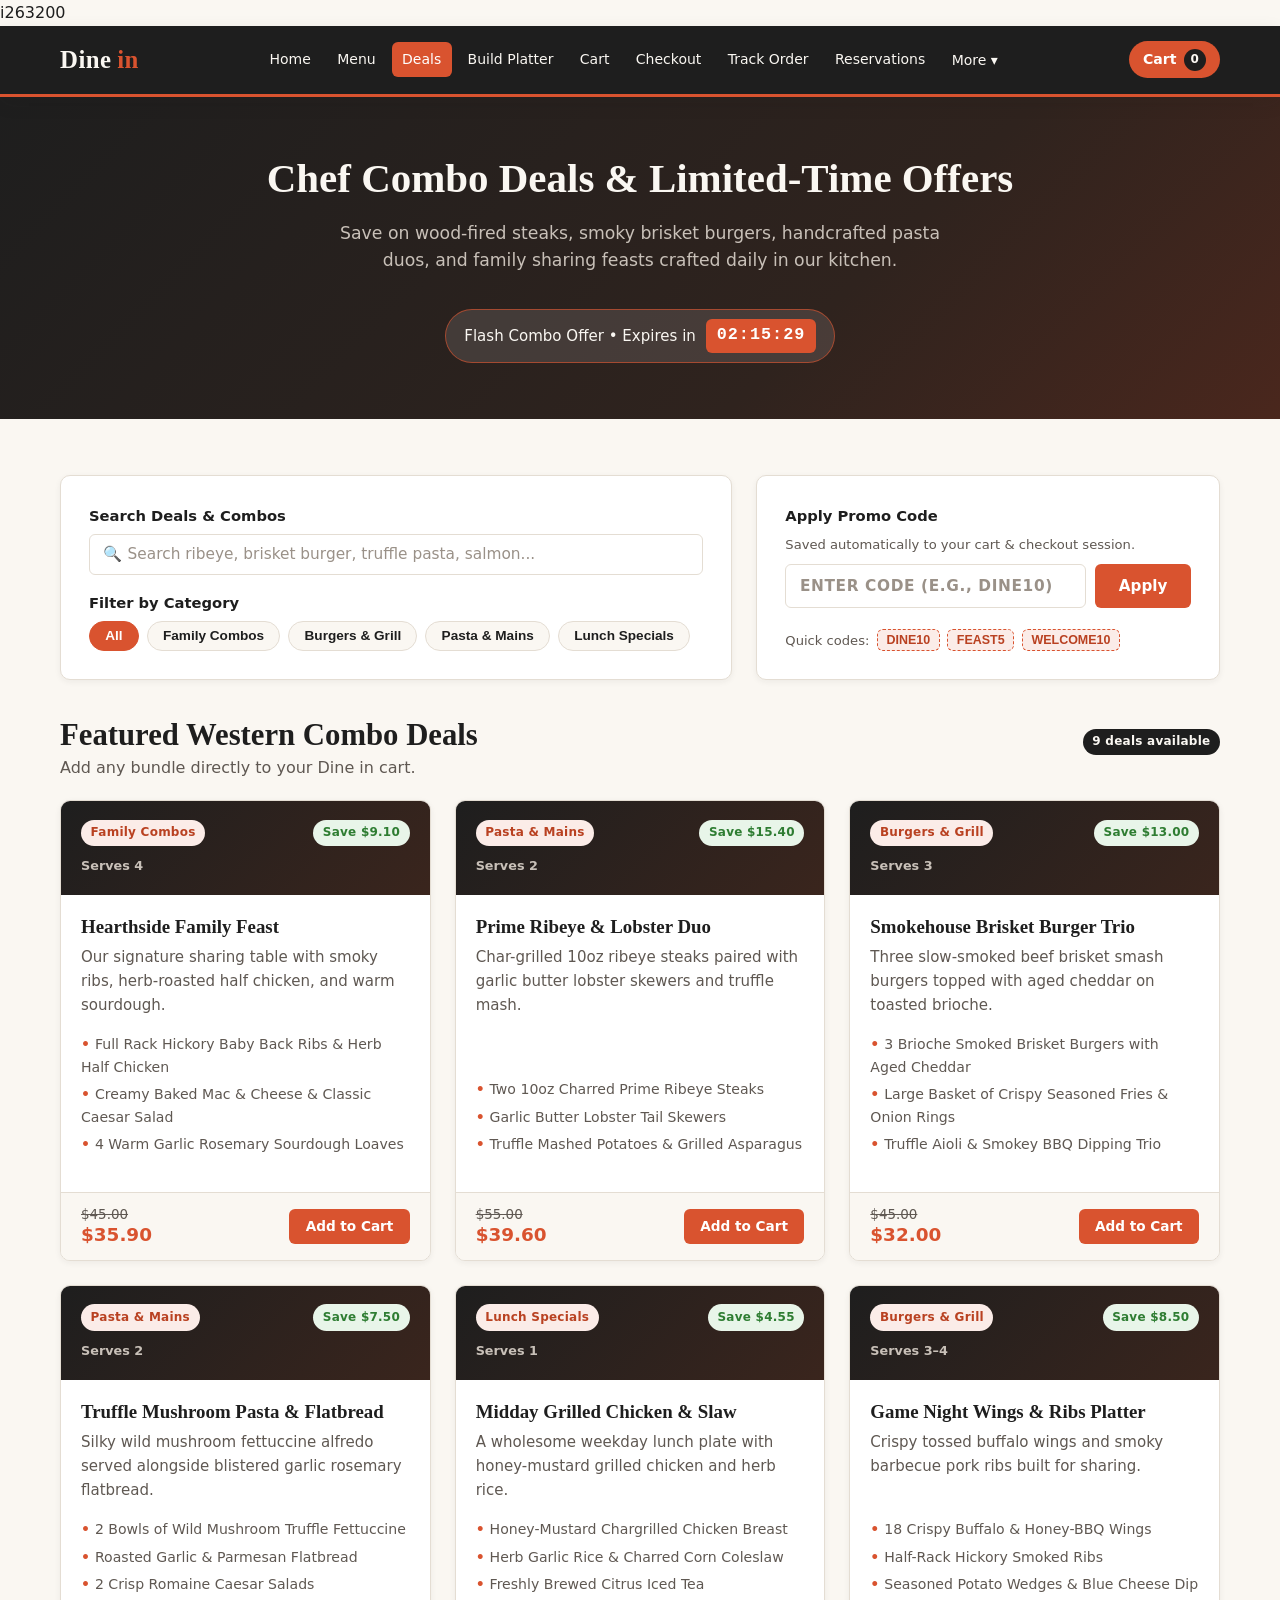
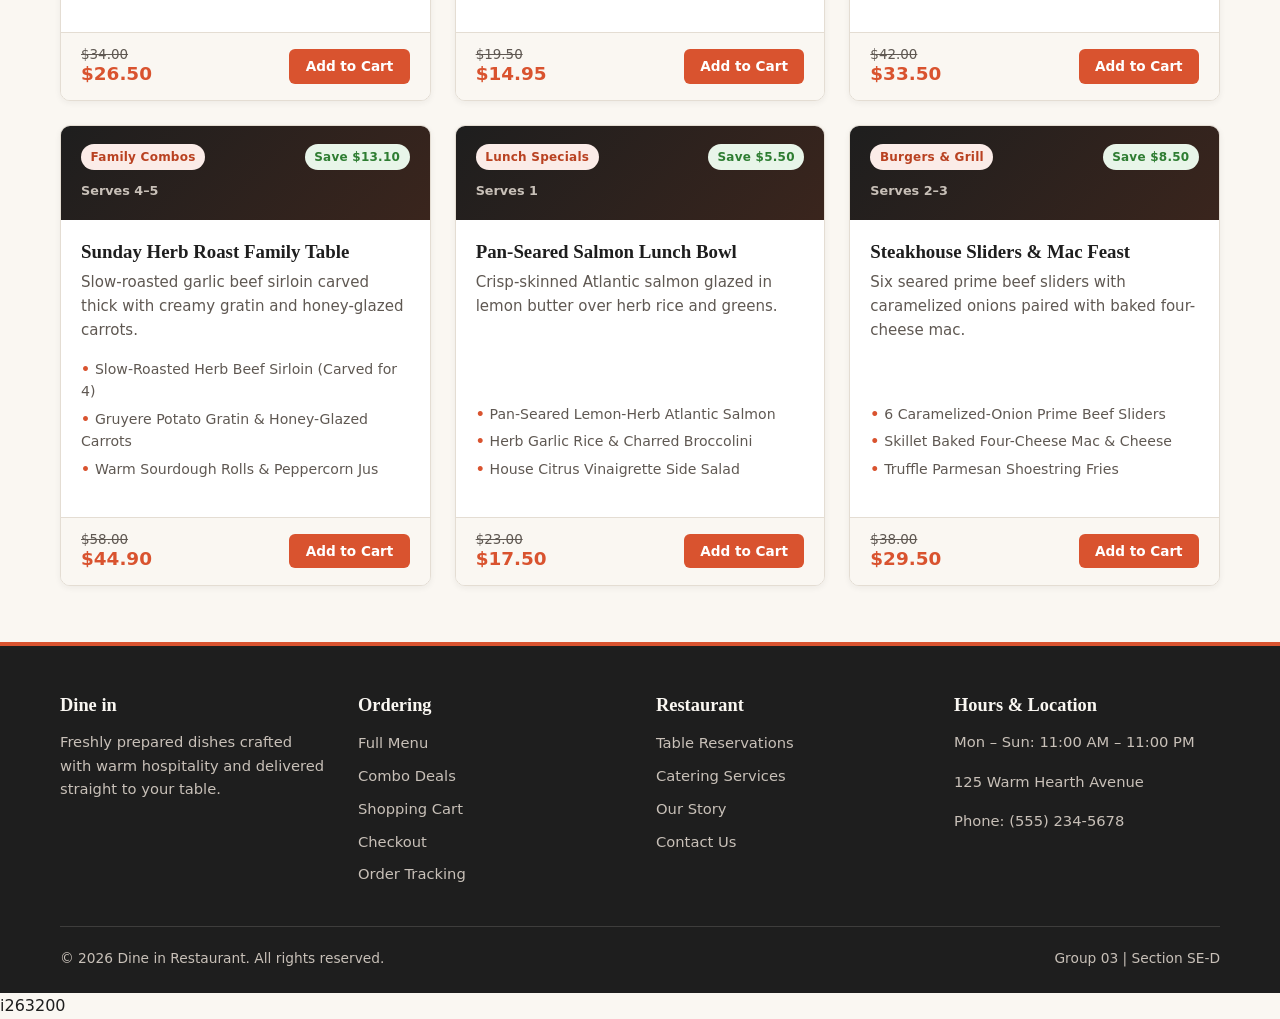
<file: pages/deals.html>
<!-- Name: Badiuzzaman Mian -->
<!-- Roll no: i263171 -->
<!-- Section: SE-D -->
<!-- Deals & Offers Page -->
<!DOCTYPE html>
<html lang="en">
<head>
  <meta charset="UTF-8">
  <meta name="viewport" content="width=device-width, initial-scale=1.0">
  <title>Deals &amp; Offers | Dine in</title>
i263200
  <link rel="stylesheet" href="../css/style3169.css">
  <link rel="stylesheet" href="../css/offers-builder.css">
  <link rel="stylesheet" href="../css/offers-builder3171.css">
</head>
<body>
  <!-- Shared Header Navbar -->
  <header class="navbar">
    <div class="container navbar-container">
      <a href="../index.html" class="navbar-brand">Dine <span>in</span></a>

      <button class="navbar-toggle" type="button" aria-label="Toggle navigation" aria-expanded="false">
        <span class="hamburger"></span>
      </button>

      <nav class="navbar-menu" aria-label="Main navigation">
        <ul class="navbar-links">
          <li><a href="../index.html" class="nav-link">Home</a></li>
          <li><a href="menu.html" class="nav-link">Menu</a></li>
          <li><a href="deals.html" class="nav-link active">Deals</a></li>
          <li><a href="build-platter.html" class="nav-link">Build Platter</a></li>
          <li><a href="cart.html" class="nav-link">Cart</a></li>
          <li><a href="checkout.html" class="nav-link">Checkout</a></li>
          <li><a href="order-tracking.html" class="nav-link">Track Order</a></li>
          <li><a href="reservations.html" class="nav-link">Reservations</a></li>
          <li class="nav-dropdown">
            <button class="nav-link nav-dropdown-toggle" type="button">More &#9662;</button>
            <ul class="nav-dropdown-menu">
              <li><a href="specials.html" class="nav-link">Chef Specials</a></li>
              <li><a href="order-history.html" class="nav-link">Order History</a></li>
              <li><a href="catering.html" class="nav-link">Catering</a></li>
              <li><a href="gift-vouchers.html" class="nav-link">Gift Vouchers</a></li>
              <li><a href="reviews.html" class="nav-link">Reviews</a></li>
              <li><a href="profile.html" class="nav-link">Profile</a></li>
              <li><a href="login.html" class="nav-link">Login</a></li>
              <li><a href="about.html" class="nav-link">About Us</a></li>
              <li><a href="contact.html" class="nav-link">Contact</a></li>
            </ul>
          </li>
        </ul>

        <div class="navbar-actions">
          <a href="cart.html" class="cart-link">
            Cart <span class="cart-badge" data-cart-badge>0</span>
          </a>
        </div>
      </nav>
    </div>
  </header>

  <main>
    <!-- Deals Hero Banner with Live Ticking Countdown -->
    <section class="hero deals-hero">
      <div class="container">
        <h1>Chef Combo Deals &amp; Limited-Time Offers</h1>
        <p>
          Save on wood-fired steaks, smoky brisket burgers, handcrafted pasta duos, and family
          sharing feasts crafted daily in our kitchen.
        </p>
        <div class="deals-countdown-banner" role="status" aria-live="off">
          <span>Flash Combo Offer &bull; Expires in</span>
          <span id="deals-countdown" class="countdown-timer-value">02:15:30</span>
        </div>
      </div>
    </section>

    <section class="section">
      <div class="container">
        <!-- Search, Category Filter & Promo Code Box -->
        <div class="deals-controls-grid">
          <div class="form-card search-panel">
            <div>
              <label for="deals-search" class="form-label">Search Deals &amp; Combos</label>
              <div class="search-input-wrap">
                <span class="search-input-icon" aria-hidden="true">&#128269;</span>
                <input
                  type="search"
                  id="deals-search"
                  class="form-control"
                  placeholder="Search ribeye, brisket burger, truffle pasta, salmon..."
                  autocomplete="off"
                >
                <button type="button" id="deals-search-clear" class="search-clear-btn" hidden>
                  Clear
                </button>
              </div>
            </div>

            <div>
              <span class="form-label">Filter by Category</span>
              <div class="filter-pills" role="group" aria-label="Deal categories">
                <button type="button" class="filter-pill is-active" data-category="All" aria-pressed="true">
                  All
                </button>
                <button type="button" class="filter-pill" data-category="Family Combos" aria-pressed="false">
                  Family Combos
                </button>
                <button type="button" class="filter-pill" data-category="Burgers &amp; Grill" aria-pressed="false">
                  Burgers &amp; Grill
                </button>
                <button type="button" class="filter-pill" data-category="Pasta &amp; Mains" aria-pressed="false">
                  Pasta &amp; Mains
                </button>
                <button type="button" class="filter-pill" data-category="Lunch Specials" aria-pressed="false">
                  Lunch Specials
                </button>
              </div>
            </div>
          </div>

          <form id="promo-form" class="form-card promo-panel" novalidate>
            <div>
              <label for="promo-code-input" class="form-label">Apply Promo Code</label>
              <span class="form-hint" style="margin-top:0;margin-bottom:0.55rem;">
                Saved automatically to your cart &amp; checkout session.
              </span>
              <div class="promo-input-row">
                <input
                  type="text"
                  id="promo-code-input"
                  class="form-control"
                  placeholder="Enter code (e.g., DINE10)"
                  maxlength="20"
                  autocomplete="off"
                >
                <button type="submit" class="btn btn-primary">Apply</button>
              </div>
            </div>

            <div id="promo-alert" class="alert" role="status" hidden></div>

            <div class="promo-chips">
              <span>Quick codes:</span>
              <button type="button" class="promo-chip" data-promo-fill="DINE10">DINE10</button>
              <button type="button" class="promo-chip" data-promo-fill="FEAST5">FEAST5</button>
              <button type="button" class="promo-chip" data-promo-fill="WELCOME10">WELCOME10</button>
            </div>
          </form>
        </div>

        <!-- Combo Deals Grid -->
        <div class="deals-header-bar">
          <div>
            <h2 class="mb-0">Featured Western Combo Deals</h2>
            <p class="mb-0">Add any bundle directly to your Dine in cart.</p>
          </div>
          <span id="deals-result-count" class="badge badge-charcoal">9 deals available</span>
        </div>

        <div id="deals-grid" class="deals-grid"></div>

        <div id="deals-empty-state" class="form-card deals-empty-state" hidden>
          <h3>No matching combo deals found</h3>
          <p>
            Try clearing your search term or switching back to all categories to view our full
            lineup of featured offers.
          </p>
          <button type="button" id="deals-reset-btn" class="btn btn-primary">
            Reset Filters
          </button>
        </div>
      </div>
    </section>
  </main>

  <!-- Shared Footer -->
  <footer class="footer">
    <div class="container">
      <div class="footer-grid">
        <div>
          <h3 class="footer-title">Dine in</h3>
          <p>Freshly prepared dishes crafted with warm hospitality and delivered straight to your table.</p>
        </div>
        <div>
          <h4 class="footer-title">Ordering</h4>
          <ul class="footer-links">
            <li><a href="menu.html">Full Menu</a></li>
            <li><a href="deals.html">Combo Deals</a></li>
            <li><a href="cart.html">Shopping Cart</a></li>
            <li><a href="checkout.html">Checkout</a></li>
            <li><a href="order-tracking.html">Order Tracking</a></li>
          </ul>
        </div>
        <div>
          <h4 class="footer-title">Restaurant</h4>
          <ul class="footer-links">
            <li><a href="reservations.html">Table Reservations</a></li>
            <li><a href="catering.html">Catering Services</a></li>
            <li><a href="about.html">Our Story</a></li>
            <li><a href="contact.html">Contact Us</a></li>
          </ul>
        </div>
        <div>
          <h4 class="footer-title">Hours &amp; Location</h4>
          <p>Mon – Sun: 11:00 AM – 11:00 PM</p>
          <p>125 Warm Hearth Avenue</p>
          <p>Phone: (555) 234-5678</p>
        </div>
      </div>

      <div class="footer-bottom">
        <span>&copy; 2026 Dine in Restaurant. All rights reserved.</span>
        <span>Group 03 | Section SE-D</span>
      </div>
    </div>
  </footer>

i263200
  <script src="../js/app3169.js"></script>
  <script src="../js/offers-builder.js"></script>
  <script src="../js/offers-builder3171.js"></script>
</body>
</html>
</file>
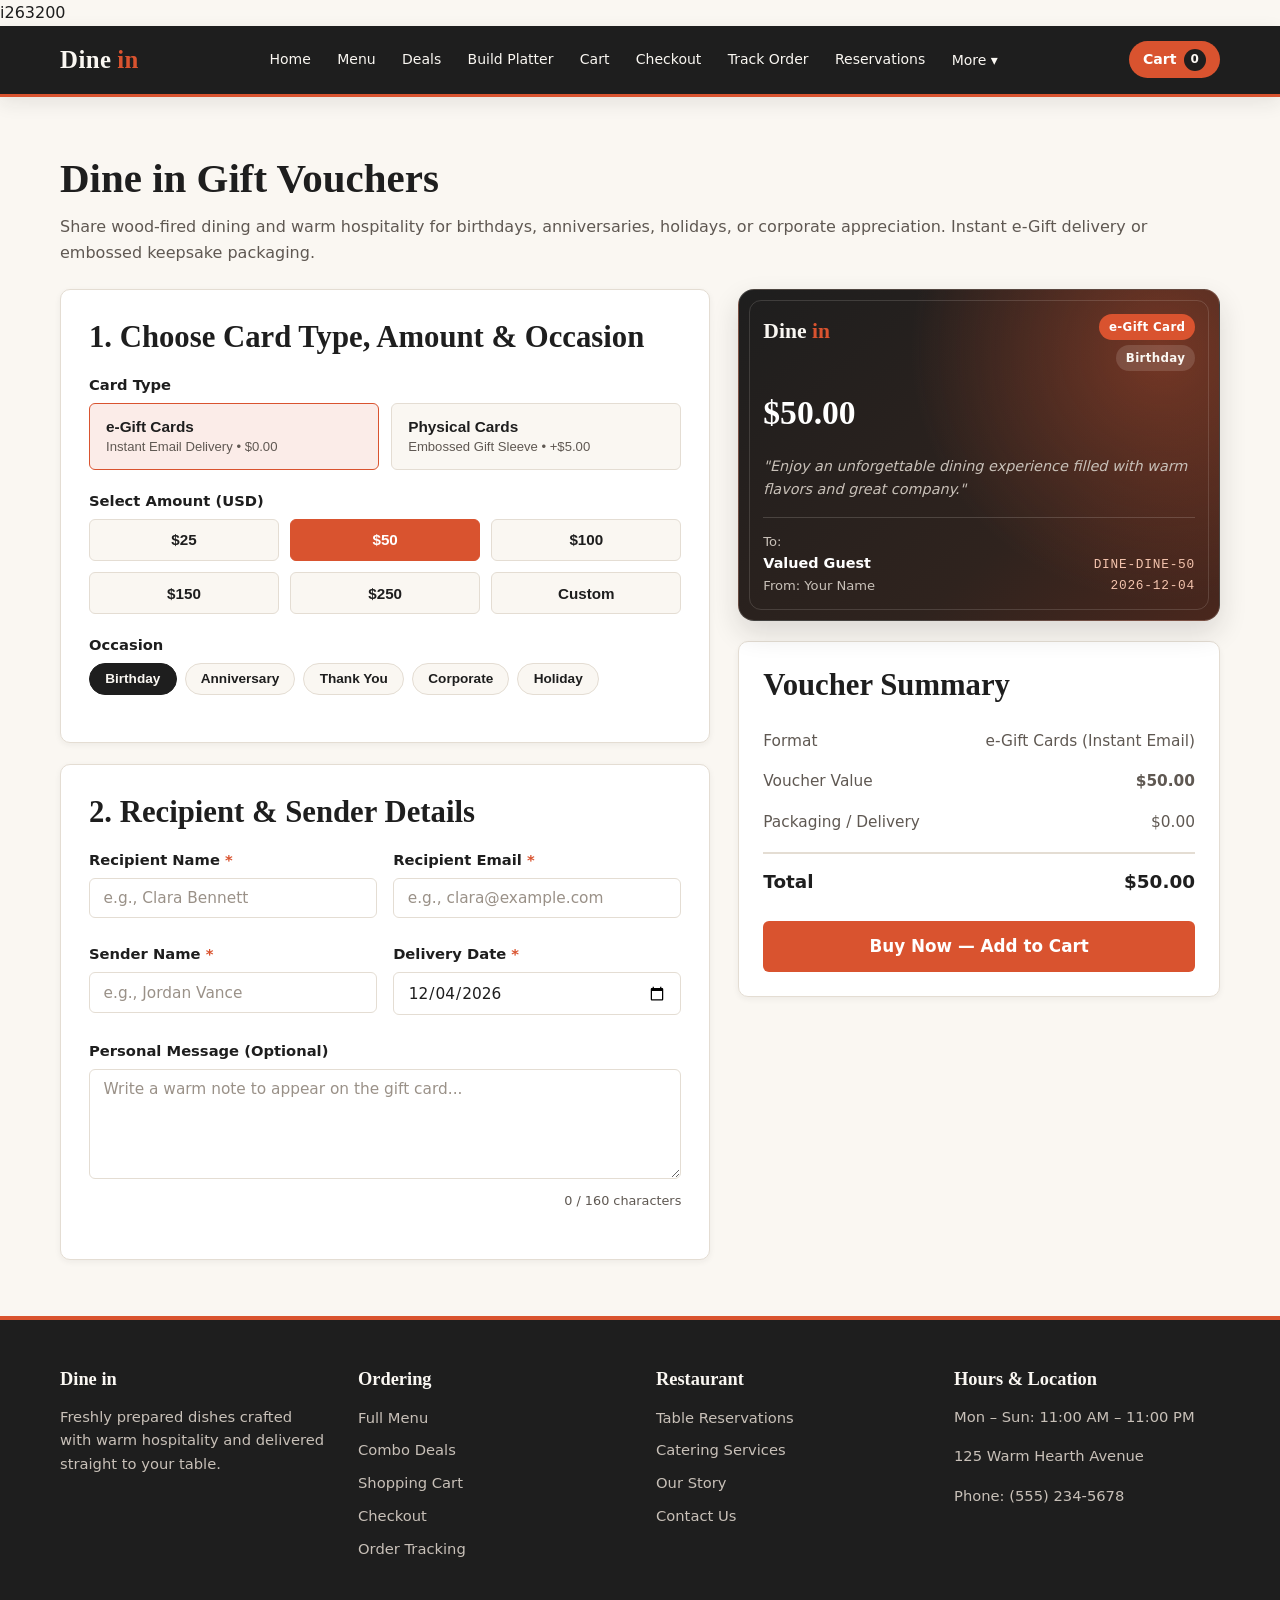
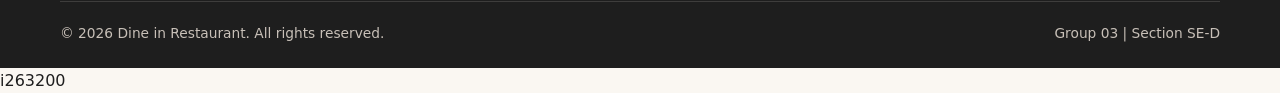
<file: pages/gift-vouchers.html>
<!-- Name: Badiuzzaman Mian -->
<!-- Roll no: i263171 -->
<!-- Section: SE-D -->
<!-- Gift Vouchers Page -->
<!DOCTYPE html>
<html lang="en">
<head>
  <meta charset="UTF-8">
  <meta name="viewport" content="width=device-width, initial-scale=1.0">
  <title>Gift Vouchers | Dine in</title>
i263200
  <link rel="stylesheet" href="../css/style3169.css">
  <link rel="stylesheet" href="../css/offers-builder.css">
  <link rel="stylesheet" href="../css/offers-builder3171.css">
</head>
<body>
  <!-- Shared Header Navbar -->
  <header class="navbar">
    <div class="container navbar-container">
      <a href="../index.html" class="navbar-brand">Dine <span>in</span></a>

      <button class="navbar-toggle" type="button" aria-label="Toggle navigation" aria-expanded="false">
        <span class="hamburger"></span>
      </button>

      <nav class="navbar-menu" aria-label="Main navigation">
        <ul class="navbar-links">
          <li><a href="../index.html" class="nav-link">Home</a></li>
          <li><a href="menu.html" class="nav-link">Menu</a></li>
          <li><a href="deals.html" class="nav-link">Deals</a></li>
          <li><a href="build-platter.html" class="nav-link">Build Platter</a></li>
          <li><a href="cart.html" class="nav-link">Cart</a></li>
          <li><a href="checkout.html" class="nav-link">Checkout</a></li>
          <li><a href="order-tracking.html" class="nav-link">Track Order</a></li>
          <li><a href="reservations.html" class="nav-link">Reservations</a></li>
          <li class="nav-dropdown">
            <button class="nav-link nav-dropdown-toggle" type="button">More &#9662;</button>
            <ul class="nav-dropdown-menu">
              <li><a href="specials.html" class="nav-link">Chef Specials</a></li>
              <li><a href="order-history.html" class="nav-link">Order History</a></li>
              <li><a href="catering.html" class="nav-link">Catering</a></li>
              <li><a href="gift-vouchers.html" class="nav-link active">Gift Vouchers</a></li>
              <li><a href="reviews.html" class="nav-link">Reviews</a></li>
              <li><a href="profile.html" class="nav-link">Profile</a></li>
              <li><a href="login.html" class="nav-link">Login</a></li>
              <li><a href="about.html" class="nav-link">About Us</a></li>
              <li><a href="contact.html" class="nav-link">Contact</a></li>
            </ul>
          </li>
        </ul>

        <div class="navbar-actions">
          <a href="cart.html" class="cart-link">
            Cart <span class="cart-badge" data-cart-badge>0</span>
          </a>
        </div>
      </nav>
    </div>
  </header>

  <main>
    <section class="section">
      <div class="container">
        <div class="mb-3">
          <h1>Dine in Gift Vouchers</h1>
          <p class="mb-0">
            Share wood-fired dining and warm hospitality for birthdays, anniversaries, holidays,
            or corporate appreciation. Instant e-Gift delivery or embossed keepsake packaging.
          </p>
        </div>

        <div class="voucher-layout">
          <!-- Voucher Configuration Form -->
          <form id="voucher-form" class="voucher-form-stack" novalidate>
            <section class="form-card" aria-labelledby="voucher-config-heading">
              <h2 id="voucher-config-heading" class="mb-2">1. Choose Card Type, Amount &amp; Occasion</h2>

              <div class="form-group">
                <span class="form-label">Card Type</span>
                <div class="card-type-toggle" role="group" aria-label="Gift card delivery format">
                  <button type="button" class="card-type-btn is-active" data-card-type="egift" aria-pressed="true">
                    <strong>e-Gift Cards</strong>
                    <span>Instant Email Delivery &bull; $0.00</span>
                  </button>
                  <button type="button" class="card-type-btn" data-card-type="physical" aria-pressed="false">
                    <strong>Physical Cards</strong>
                    <span>Embossed Gift Sleeve &bull; +$5.00</span>
                  </button>
                </div>
              </div>

              <div class="form-group">
                <span class="form-label">Select Amount (USD)</span>
                <div class="amount-grid" role="group" aria-label="Preset voucher amounts">
                  <button type="button" class="amount-btn" data-voucher-amount="25">$25</button>
                  <button type="button" class="amount-btn is-active" data-voucher-amount="50">$50</button>
                  <button type="button" class="amount-btn" data-voucher-amount="100">$100</button>
                  <button type="button" class="amount-btn" data-voucher-amount="150">$150</button>
                  <button type="button" class="amount-btn" data-voucher-amount="250">$250</button>
                  <button type="button" class="amount-btn" data-voucher-amount="custom">Custom</button>
                </div>

                <div id="custom-amount-wrap" hidden>
                  <label for="voucher-custom-amount" class="form-label">
                    Custom Amount ($10 – $1,000) <span class="required">*</span>
                  </label>
                  <input
                    type="number"
                    id="voucher-custom-amount"
                    class="form-control"
                    min="10"
                    max="1000"
                    step="1"
                    placeholder="e.g., 75"
                  >
                  <span class="form-error" id="error-custom-amount"></span>
                </div>
              </div>

              <div class="form-group mb-0">
                <span class="form-label">Occasion</span>
                <div class="occasion-pills" role="group" aria-label="Voucher occasion">
                  <button type="button" class="occasion-pill is-active" data-voucher-occasion="Birthday" aria-pressed="true">
                    Birthday
                  </button>
                  <button type="button" class="occasion-pill" data-voucher-occasion="Anniversary" aria-pressed="false">
                    Anniversary
                  </button>
                  <button type="button" class="occasion-pill" data-voucher-occasion="Thank You" aria-pressed="false">
                    Thank You
                  </button>
                  <button type="button" class="occasion-pill" data-voucher-occasion="Corporate" aria-pressed="false">
                    Corporate
                  </button>
                  <button type="button" class="occasion-pill" data-voucher-occasion="Holiday" aria-pressed="false">
                    Holiday
                  </button>
                </div>
              </div>
            </section>

            <section class="form-card" aria-labelledby="voucher-recipient-heading">
              <h2 id="voucher-recipient-heading" class="mb-2">2. Recipient &amp; Sender Details</h2>

              <div class="form-row">
                <div class="form-group">
                  <label for="recipient-name" class="form-label">
                    Recipient Name <span class="required">*</span>
                  </label>
                  <input
                    type="text"
                    id="recipient-name"
                    class="form-control"
                    placeholder="e.g., Clara Bennett"
                    required
                  >
                  <span class="form-error" id="error-recipient-name"></span>
                </div>

                <div class="form-group">
                  <label for="recipient-email" class="form-label">
                    Recipient Email <span class="required">*</span>
                  </label>
                  <input
                    type="email"
                    id="recipient-email"
                    class="form-control"
                    placeholder="e.g., clara@example.com"
                    required
                  >
                  <span class="form-error" id="error-recipient-email"></span>
                </div>
              </div>

              <div class="form-row">
                <div class="form-group">
                  <label for="sender-name" class="form-label">
                    Sender Name <span class="required">*</span>
                  </label>
                  <input
                    type="text"
                    id="sender-name"
                    class="form-control"
                    placeholder="e.g., Jordan Vance"
                    required
                  >
                  <span class="form-error" id="error-sender-name"></span>
                </div>

                <div class="form-group">
                  <label for="delivery-date" class="form-label">
                    Delivery Date <span class="required">*</span>
                  </label>
                  <input type="date" id="delivery-date" class="form-control" required>
                  <span class="form-error" id="error-delivery-date"></span>
                </div>
              </div>

              <div class="form-group mb-0">
                <label for="voucher-message" class="form-label">Personal Message (Optional)</label>
                <textarea
                  id="voucher-message"
                  class="form-textarea"
                  maxlength="160"
                  placeholder="Write a warm note to appear on the gift card..."
                ></textarea>
                <span id="message-char-count" class="char-counter">0 / 160 characters</span>
              </div>
            </section>
          </form>

          <!-- Sticky Live Preview + Summary Sidebar -->
          <aside class="voucher-sidebar" aria-label="Live gift card preview and order summary">
            <div class="gift-card-preview" aria-live="polite">
              <div class="gift-card-top">
                <div class="gift-card-brand">Dine <span>in</span></div>
                <div class="gift-card-badges">
                  <span id="preview-card-type" class="gift-card-tag gift-card-tag-accent">e-Gift Card</span>
                  <span id="preview-occasion" class="gift-card-tag">Birthday</span>
                </div>
              </div>

              <div id="preview-amount" class="gift-card-amount">$50.00</div>

              <p id="preview-message" class="gift-card-message">
                "Enjoy an unforgettable dining experience filled with warm flavors and great company."
              </p>

              <div class="gift-card-footer">
                <div>
                  <span>To: <strong id="preview-recipient">Valued Guest</strong></span>
                  <span>From: <span id="preview-sender">Your Name</span></span>
                </div>
                <div class="gift-card-code">
                  <div id="preview-code">DINE-DINE-50</div>
                  <div id="preview-date">2026-11-27</div>
                </div>
              </div>
            </div>

            <div class="summary-box">
              <h2 class="mb-2">Voucher Summary</h2>

              <div class="summary-row">
                <span>Format</span>
                <span id="summary-card-type">e-Gift Cards (Instant Email)</span>
              </div>
              <div class="summary-row">
                <span>Voucher Value</span>
                <strong id="summary-voucher-value">$50.00</strong>
              </div>
              <div class="summary-row">
                <span>Packaging / Delivery</span>
                <span id="summary-delivery-fee">$0.00</span>
              </div>
              <div class="summary-row summary-total">
                <span>Total</span>
                <span id="summary-voucher-total">$50.00</span>
              </div>

              <div id="voucher-alert" class="alert mt-2" role="status" hidden></div>

              <button type="submit" form="voucher-form" class="btn btn-primary btn-block btn-lg mt-2">
                Buy Now &mdash; Add to Cart
              </button>
            </div>
          </aside>
        </div>
      </div>
    </section>
  </main>

  <!-- Shared Footer -->
  <footer class="footer">
    <div class="container">
      <div class="footer-grid">
        <div>
          <h3 class="footer-title">Dine in</h3>
          <p>Freshly prepared dishes crafted with warm hospitality and delivered straight to your table.</p>
        </div>
        <div>
          <h4 class="footer-title">Ordering</h4>
          <ul class="footer-links">
            <li><a href="menu.html">Full Menu</a></li>
            <li><a href="deals.html">Combo Deals</a></li>
            <li><a href="cart.html">Shopping Cart</a></li>
            <li><a href="checkout.html">Checkout</a></li>
            <li><a href="order-tracking.html">Order Tracking</a></li>
          </ul>
        </div>
        <div>
          <h4 class="footer-title">Restaurant</h4>
          <ul class="footer-links">
            <li><a href="reservations.html">Table Reservations</a></li>
            <li><a href="catering.html">Catering Services</a></li>
            <li><a href="about.html">Our Story</a></li>
            <li><a href="contact.html">Contact Us</a></li>
          </ul>
        </div>
        <div>
          <h4 class="footer-title">Hours &amp; Location</h4>
          <p>Mon – Sun: 11:00 AM – 11:00 PM</p>
          <p>125 Warm Hearth Avenue</p>
          <p>Phone: (555) 234-5678</p>
        </div>
      </div>

      <div class="footer-bottom">
        <span>&copy; 2026 Dine in Restaurant. All rights reserved.</span>
        <span>Group 03 | Section SE-D</span>
      </div>
    </div>
  </footer>

i263200
  <script src="../js/app3169.js"></script>
  <script src="../js/offers-builder.js"></script>
  <script src="../js/offers-builder3171.js"></script>
</body>
</html>
</file>
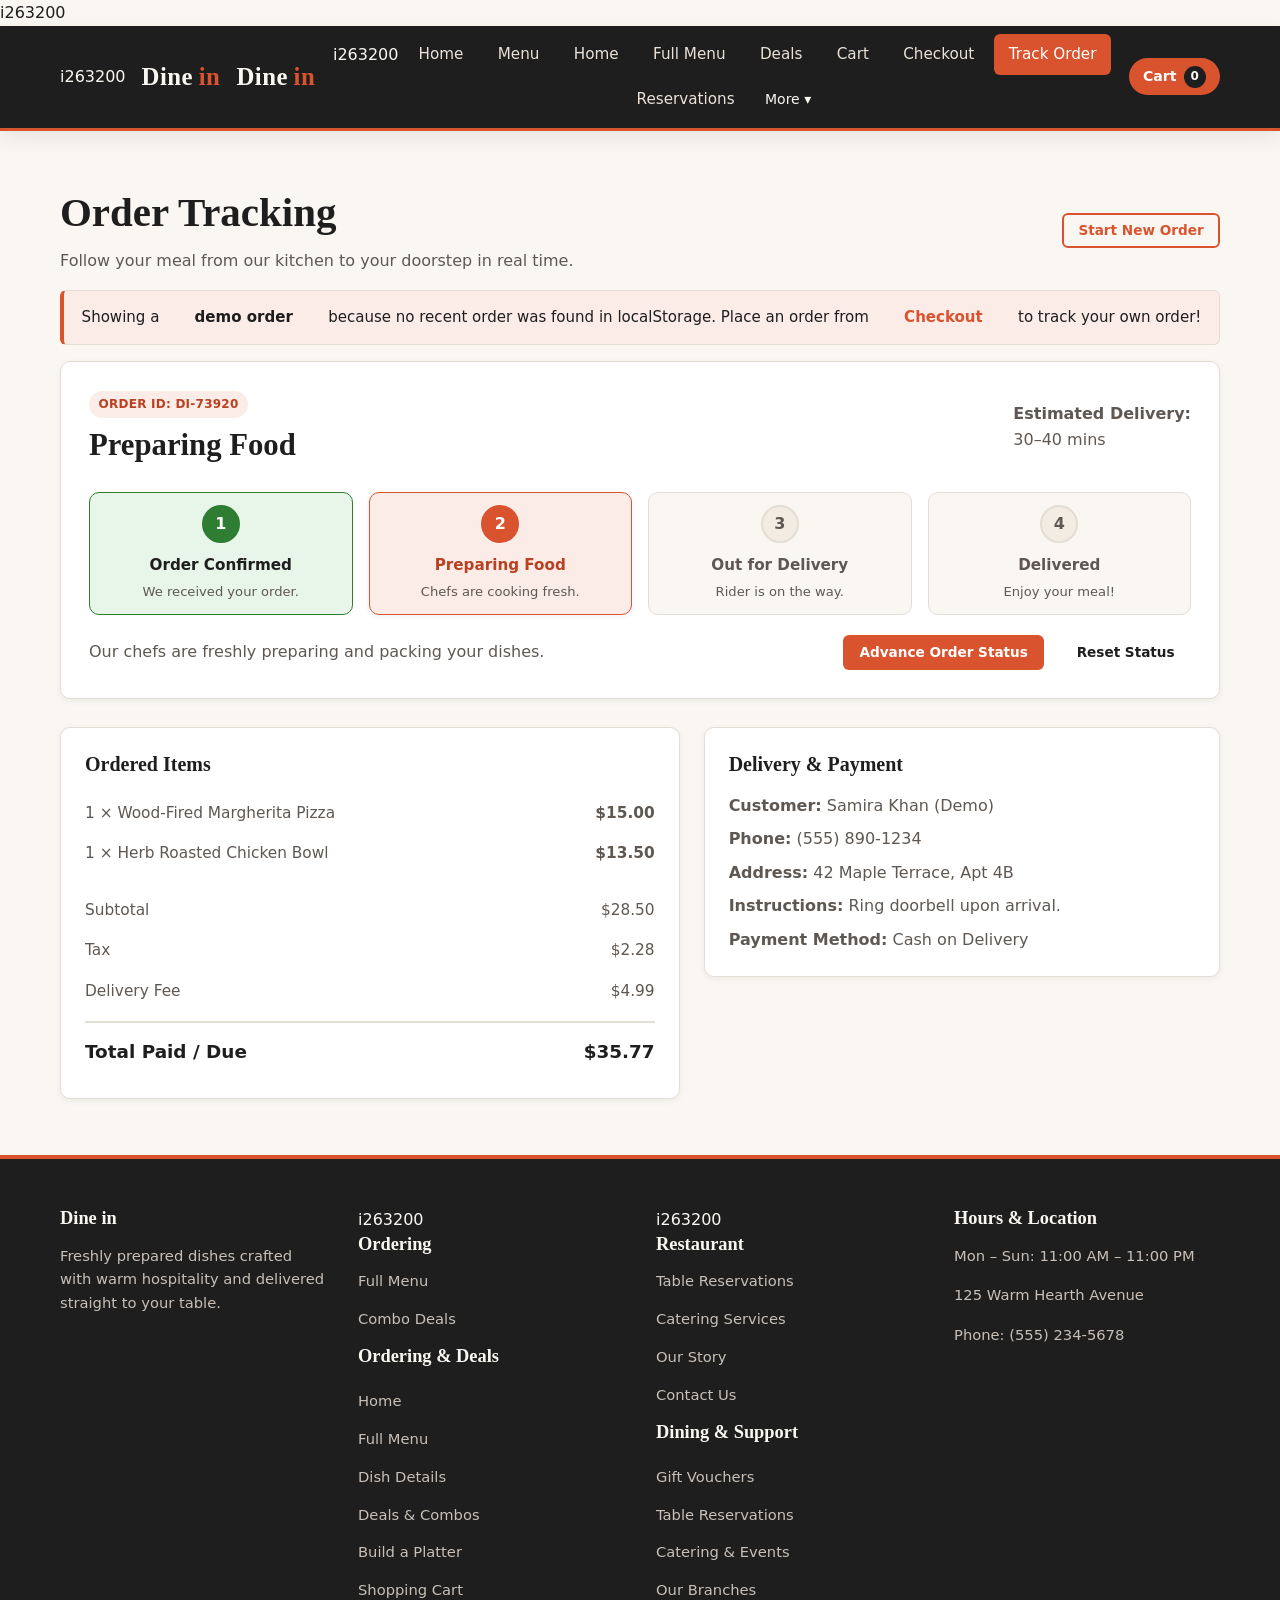
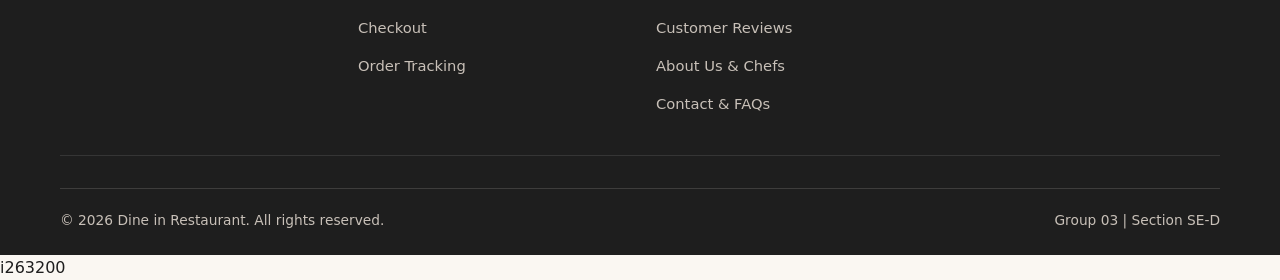
<file: pages/order-tracking.html>
<!-- Name: Muhammad Ali Saeed -->
<!-- Roll no: i263169 -->
<!-- Section: SE-D -->
<!-- Order-tracking page -->
<!DOCTYPE html>
<html lang="en">
<head>
  <meta charset="UTF-8">
  <meta name="viewport" content="width=device-width, initial-scale=1.0">
  <title>Order Tracking | Dine in</title>
i263200
  <link rel="stylesheet" href="../css/style.css">
  <link rel="stylesheet" href="../css/dinein-26i3169.css">
  <style>
    .tracking-card {
      background-color: var(--color-surface);
      border: 1px solid var(--color-border);
      border-radius: var(--radius-md);
      padding: 1.75rem;
      box-shadow: var(--shadow-sm);
      margin-bottom: 1.75rem;
    }

    .status-stepper {
      display: grid;
      grid-template-columns: repeat(4, 1fr);
      gap: 1rem;
      margin: 1.75rem 0 1.25rem;
      position: relative;
    }

    .status-step {
      text-align: center;
      position: relative;
      padding: 0.75rem 0.5rem;
      border-radius: var(--radius-md);
      background-color: var(--color-cream);
      border: 1px solid var(--color-border);
      transition: border-color var(--transition), background-color var(--transition);
    }

    .step-circle {
      width: 38px;
      height: 38px;
      border-radius: 50%;
      margin: 0 auto 0.6rem;
      display: flex;
      align-items: center;
      justify-content: center;
      font-weight: 700;
      background-color: var(--color-surface-alt);
      color: var(--color-text-muted);
      border: 2px solid var(--color-border);
    }

    .step-label {
      font-weight: 700;
      font-size: 0.95rem;
      color: var(--color-text-muted);
      margin-bottom: 0.25rem;
    }

    .step-desc {
      font-size: 0.82rem;
      color: var(--color-text-muted);
      margin-bottom: 0;
    }

    .status-step.is-completed {
      border-color: var(--color-success);
      background-color: var(--color-success-soft);
    }

    .status-step.is-completed .step-circle {
      background-color: var(--color-success);
      border-color: var(--color-success);
      color: #FFFFFF;
    }

    .status-step.is-completed .step-label {
      color: var(--color-charcoal);
    }

    .status-step.is-current {
      border-color: var(--color-terracotta);
      background-color: var(--color-terracotta-soft);
      box-shadow: var(--shadow-sm);
    }

    .status-step.is-current .step-circle {
      background-color: var(--color-terracotta);
      border-color: var(--color-terracotta);
      color: #FFFFFF;
    }

    .status-step.is-current .step-label {
      color: var(--color-terracotta-dark);
    }

    .tracking-details-grid {
      display: grid;
      grid-template-columns: 1.2fr 1fr;
      gap: 1.5rem;
      align-items: start;
    }

    @media (max-width: 820px) {
      .status-stepper {
        grid-template-columns: repeat(2, 1fr);
      }

      .tracking-details-grid {
        grid-template-columns: 1fr;
      }
    }

    @media (max-width: 500px) {
      .status-stepper {
        grid-template-columns: 1fr;
      }
    }
  </style>
</head>
<body>
  <!-- Shared Header Navbar -->
  <header class="navbar">
    <div class="container navbar-container">
i263200
      <a href="../index.html" class="navbar-brand">Dine <span>in</span></a>
      <a href="../hub-26i3169.html" class="navbar-brand">Dine <span>in</span></a>

      <button class="navbar-toggle" type="button" aria-label="Toggle navigation" aria-expanded="false">
        <span class="hamburger"></span>
      </button>

      <nav class="navbar-menu" aria-label="Main navigation">
        <ul class="navbar-links">
i263200
          <li><a href="../index.html" class="nav-link">Home</a></li>
          <li><a href="menu.html" class="nav-link">Menu</a></li>
          <li><a href="../hub-26i3169.html" class="nav-link">Home</a></li>
          <li><a href="full-menu.html" class="nav-link">Full Menu</a></li>
          <li><a href="deals.html" class="nav-link">Deals</a></li>
          <li><a href="cart.html" class="nav-link">Cart</a></li>
          <li><a href="checkout.html" class="nav-link">Checkout</a></li>
          <li><a href="order-tracking.html" class="nav-link active">Track Order</a></li>
          <li><a href="reservations.html" class="nav-link">Reservations</a></li>
          <li class="nav-dropdown">
            <button class="nav-link nav-dropdown-toggle" type="button">More &#9662;</button>
            <ul class="nav-dropdown-menu">
i263200
              <li><a href="specials.html" class="nav-link">Chef Specials</a></li>
              <li><a href="order-history.html" class="nav-link">Order History</a></li>
              <li><a href="catering.html" class="nav-link">Catering</a></li>
              <li><a href="gift-cards.html" class="nav-link">Gift Cards</a></li>
              <li><a href="reviews.html" class="nav-link">Reviews</a></li>
              <li><a href="profile.html" class="nav-link">Profile</a></li>
              <li><a href="login.html" class="nav-link">Login</a></li>
              <li><a href="about.html" class="nav-link">About Us</a></li>
              <li><a href="contact.html" class="nav-link">Contact</a></li>

              <li><a href="dish-details.html" class="nav-link">Dish Details</a></li>
              <li><a href="build-platter.html" class="nav-link">Build Platter</a></li>
              <li><a href="gift-vouchers.html" class="nav-link">Gift Vouchers</a></li>
              <li><a href="catering.html" class="nav-link">Catering</a></li>
              <li><a href="branches.html" class="nav-link">Branches</a></li>
              <li><a href="reviews.html" class="nav-link">Reviews</a></li>
              <li><a href="about-chefs.html" class="nav-link">About &amp; Chefs</a></li>
              <li><a href="contact-faq.html" class="nav-link">Contact &amp; FAQs</a></li>
            </ul>
          </li>
        </ul>

        <div class="navbar-actions">
          <a href="cart.html" class="cart-link">
            Cart <span class="cart-badge" data-cart-badge>0</span>
          </a>
        </div>
      </nav>
    </div>
  </header>

  <main>
    <section class="section">
      <div class="container">
        <div class="flex-between mb-2">
          <div>
            <h1>Order Tracking</h1>
            <p class="mb-0">Follow your meal from our kitchen to your doorstep in real time.</p>
          </div>
          <a href="cart.html" class="btn btn-outline btn-sm">Start New Order</a>
        </div>

        <div id="demo-order-banner" class="alert" hidden>
          Showing a <strong>demo order</strong> because no recent order was found in localStorage. Place an order from <a href="checkout.html"><strong>Checkout</strong></a> to track your own order!
        </div>

        <!-- Order Status Card -->
        <section class="tracking-card" aria-label="Live order status">
          <div class="flex-between">
            <div>
              <span class="badge badge-primary">Order ID: <strong id="track-order-id">DI-00000</strong></span>
              <h2 class="mt-1 mb-0" id="current-status-heading">Order Confirmed</h2>
            </div>
            <div class="text-muted">
              <strong>Estimated Delivery:</strong>
              <div id="track-eta">30–40 mins</div>
            </div>
          </div>

          <!-- 4-Step Visual Progress Tracker -->
          <div class="status-stepper" id="status-stepper" role="list">
            <div class="status-step" data-step="0" role="listitem">
              <div class="step-circle">1</div>
              <div class="step-label">Order Confirmed</div>
              <p class="step-desc">We received your order.</p>
            </div>
            <div class="status-step" data-step="1" role="listitem">
              <div class="step-circle">2</div>
              <div class="step-label">Preparing Food</div>
              <p class="step-desc">Chefs are cooking fresh.</p>
            </div>
            <div class="status-step" data-step="2" role="listitem">
              <div class="step-circle">3</div>
              <div class="step-label">Out for Delivery</div>
              <p class="step-desc">Rider is on the way.</p>
            </div>
            <div class="status-step" data-step="3" role="listitem">
              <div class="step-circle">4</div>
              <div class="step-label">Delivered</div>
              <p class="step-desc">Enjoy your meal!</p>
            </div>
          </div>

          <div class="flex-between mt-2">
            <p class="mb-0 text-muted" id="status-message">
              Your order has been confirmed by our kitchen team.
            </p>
            <div class="flex">
              <button type="button" id="advance-status-btn" class="btn btn-primary btn-sm">
                Advance Order Status
              </button>
              <button type="button" id="reset-status-btn" class="btn btn-ghost btn-sm">
                Reset Status
              </button>
            </div>
          </div>
        </section>

        <!-- Ordered Items & Delivery Details -->
        <div class="tracking-details-grid">
          <section class="summary-box" aria-label="Ordered items summary">
            <h3 class="mb-2">Ordered Items</h3>
            <div id="track-items-list"></div>

            <div class="summary-row mt-2">
              <span>Subtotal</span>
              <span id="track-subtotal">$0.00</span>
            </div>
            <div class="summary-row" id="track-discount-row" hidden>
              <span>Promo Discount</span>
              <span id="track-discount" class="text-accent">-$0.00</span>
            </div>
            <div class="summary-row">
              <span>Tax</span>
              <span id="track-tax">$0.00</span>
            </div>
            <div class="summary-row">
              <span>Delivery Fee</span>
              <span id="track-delivery">$0.00</span>
            </div>
            <div class="summary-row summary-total">
              <span>Total Paid / Due</span>
              <span id="track-total">$0.00</span>
            </div>
          </section>

          <section class="summary-box" aria-label="Delivery information">
            <h3 class="mb-2">Delivery &amp; Payment</h3>
            <p class="mb-1"><strong>Customer:</strong> <span id="track-customer-name">-</span></p>
            <p class="mb-1"><strong>Phone:</strong> <span id="track-customer-phone">-</span></p>
            <p class="mb-1"><strong>Address:</strong> <span id="track-customer-address">-</span></p>
            <p class="mb-1"><strong>Instructions:</strong> <span id="track-customer-instructions">None</span></p>
            <p class="mb-0"><strong>Payment Method:</strong> <span id="track-payment-method">-</span></p>
          </section>
        </div>
      </div>
    </section>
  </main>

  <!-- Shared Footer -->
  <footer class="footer">
    <div class="container">
      <div class="footer-grid">
        <div>
          <h3 class="footer-title">Dine in</h3>
          <p>Freshly prepared dishes crafted with warm hospitality and delivered straight to your table.</p>
        </div>
        <div>
i263200
          <h4 class="footer-title">Ordering</h4>
          <ul class="footer-links">
            <li><a href="menu.html">Full Menu</a></li>
            <li><a href="deals.html">Combo Deals</a></li>

          <h4 class="footer-title">Ordering &amp; Deals</h4>
          <ul class="footer-links">
            <li><a href="../hub-26i3169.html">Home</a></li>
            <li><a href="full-menu.html">Full Menu</a></li>
            <li><a href="dish-details.html">Dish Details</a></li>
            <li><a href="deals.html">Deals &amp; Combos</a></li>
            <li><a href="build-platter.html">Build a Platter</a></li>
            <li><a href="cart.html">Shopping Cart</a></li>
            <li><a href="checkout.html">Checkout</a></li>
            <li><a href="order-tracking.html">Order Tracking</a></li>
          </ul>
        </div>
        <div>
i263200
          <h4 class="footer-title">Restaurant</h4>
          <ul class="footer-links">
            <li><a href="reservations.html">Table Reservations</a></li>
            <li><a href="catering.html">Catering Services</a></li>
            <li><a href="about.html">Our Story</a></li>
            <li><a href="contact.html">Contact Us</a></li>
          <h4 class="footer-title">Dining &amp; Support</h4>
          <ul class="footer-links">
            <li><a href="gift-vouchers.html">Gift Vouchers</a></li>
            <li><a href="reservations.html">Table Reservations</a></li>
            <li><a href="catering.html">Catering &amp; Events</a></li>
            <li><a href="branches.html">Our Branches</a></li>
            <li><a href="reviews.html">Customer Reviews</a></li>
            <li><a href="about-chefs.html">About Us &amp; Chefs</a></li>
            <li><a href="contact-faq.html">Contact &amp; FAQs</a></li>
          </ul>
        </div>
        <div>
          <h4 class="footer-title">Hours &amp; Location</h4>
          <p>Mon – Sun: 11:00 AM – 11:00 PM</p>
          <p>125 Warm Hearth Avenue</p>
          <p>Phone: (555) 234-5678</p>
        </div>
      </div>

      <div class="footer-bottom">
        <span>&copy; 2026 Dine in Restaurant. All rights reserved.</span>
        <span>Group 03 | Section SE-D</span>
      </div>
    </div>
  </footer>

i263200
  <script src="../js/app.js"></script>
  <script src="../js/dinein-cart-26i3169.js"></script>
  <script>
    (function () {
      'use strict';

      const ORDER_STORAGE_KEY = 'dinein_active_order_v1';

      const STEPS = [
        {
          title: 'Order Confirmed',
          message: 'Your order has been confirmed and sent to the Dine in kitchen.',
        },
        {
          title: 'Preparing Food',
          message: 'Our chefs are freshly preparing and packing your dishes.',
        },
        {
          title: 'Out for Delivery',
          message: 'Your delivery rider has picked up your order and is heading your way.',
        },
        {
          title: 'Delivered',
          message: 'Order delivered! Thank you for ordering with Dine in.',
        },
      ];

      const DEMO_ORDER = {
        orderId: 'DI-73920',
        estimatedDelivery: '30–40 mins',
        statusIndex: 1,
        isDemo: true,
        customer: {
          fullName: 'Samira Khan (Demo)',
          phone: '(555) 890-1234',
          address: '42 Maple Terrace, Apt 4B',
          instructions: 'Ring doorbell upon arrival.',
        },
        paymentMethod: 'Cash on Delivery',
        items: [
          { name: 'Wood-Fired Margherita Pizza', price: 15.00, quantity: 1 },
          { name: 'Herb Roasted Chicken Bowl', price: 13.50, quantity: 1 },
        ],
        totals: {
          subtotal: 28.50,
          discount: 0,
          tax: 2.28,
          delivery: 4.99,
          total: 35.77,
        },
      };

      const demoBanner = document.getElementById('demo-order-banner');
      const orderIdEl = document.getElementById('track-order-id');
      const etaEl = document.getElementById('track-eta');
      const statusHeading = document.getElementById('current-status-heading');
      const statusMessage = document.getElementById('status-message');
      const stepElements = document.querySelectorAll('#status-stepper .status-step');
      const advanceBtn = document.getElementById('advance-status-btn');
      const resetBtn = document.getElementById('reset-status-btn');

      const itemsListEl = document.getElementById('track-items-list');
      const subtotalEl = document.getElementById('track-subtotal');
      const discountRowEl = document.getElementById('track-discount-row');
      const discountEl = document.getElementById('track-discount');
      const taxEl = document.getElementById('track-tax');
      const deliveryEl = document.getElementById('track-delivery');
      const totalEl = document.getElementById('track-total');

      const customerNameEl = document.getElementById('track-customer-name');
      const customerPhoneEl = document.getElementById('track-customer-phone');
      const customerAddressEl = document.getElementById('track-customer-address');
      const customerInstructionsEl = document.getElementById('track-customer-instructions');
      const paymentMethodEl = document.getElementById('track-payment-method');

      function escapeHtml(text) {
        const div = document.createElement('div');
        div.textContent = String(text);
        return div.innerHTML;
      }

      function loadOrder() {
        try {
          const raw = localStorage.getItem(ORDER_STORAGE_KEY);
          if (raw) {
            const parsed = JSON.parse(raw);
            if (parsed && parsed.orderId) {
              return parsed;
            }
          }
        } catch (error) {
          console.warn('Could not read saved order:', error);
        }
        return { ...DEMO_ORDER };
      }

      let currentOrder = loadOrder();

      function saveOrderStatusIfReal() {
        if (!currentOrder.isDemo) {
          localStorage.setItem(ORDER_STORAGE_KEY, JSON.stringify(currentOrder));
        }
      }

      function renderOrder() {
        demoBanner.hidden = !currentOrder.isDemo;
        orderIdEl.textContent = currentOrder.orderId;
        etaEl.textContent = currentOrder.estimatedDelivery || '30–40 mins';

        const activeStep = Math.max(0, Math.min(STEPS.length - 1, currentOrder.statusIndex || 0));
        statusHeading.textContent = STEPS[activeStep].title;
        statusMessage.textContent = STEPS[activeStep].message;

        stepElements.forEach((stepEl, index) => {
          stepEl.classList.remove('is-completed', 'is-current');
          if (index < activeStep) {
            stepEl.classList.add('is-completed');
          } else if (index === activeStep) {
            stepEl.classList.add('is-current');
          }
        });

        advanceBtn.disabled = activeStep >= STEPS.length - 1;
        advanceBtn.textContent =
          activeStep >= STEPS.length - 1 ? 'Order Delivered' : 'Advance Order Status';

        // Render ordered items
        itemsListEl.innerHTML = (currentOrder.items || [])
          .map((item) => {
            const lineTotal = window.DineInCart.formatCurrency(item.price * item.quantity);
            return `
              <div class="summary-row">
                <span>${item.quantity} &times; ${escapeHtml(item.name)}</span>
                <strong>${lineTotal}</strong>
              </div>
            `;
          })
          .join('');

        const totals = currentOrder.totals || {
          subtotal: 0,
          discount: 0,
          tax: 0,
          delivery: 0,
          total: 0,
        };

        subtotalEl.textContent = window.DineInCart.formatCurrency(totals.subtotal);
        if (totals.discount && totals.discount > 0) {
          discountRowEl.hidden = false;
          discountEl.textContent = `-${window.DineInCart.formatCurrency(totals.discount)}`;
        } else {
          discountRowEl.hidden = true;
        }
        taxEl.textContent = window.DineInCart.formatCurrency(totals.tax);
        deliveryEl.textContent = window.DineInCart.formatCurrency(totals.delivery);
        totalEl.textContent = window.DineInCart.formatCurrency(totals.total);

        // Render delivery & payment details
        const customer = currentOrder.customer || {};
        customerNameEl.textContent = customer.fullName || '-';
        customerPhoneEl.textContent = customer.phone || '-';
        customerAddressEl.textContent = customer.address || '-';
        customerInstructionsEl.textContent = customer.instructions || 'None';
        paymentMethodEl.textContent = currentOrder.paymentMethod || '-';
      }

      advanceBtn.addEventListener('click', () => {
        if ((currentOrder.statusIndex || 0) < STEPS.length - 1) {
          currentOrder.statusIndex = (currentOrder.statusIndex || 0) + 1;
          saveOrderStatusIfReal();
          renderOrder();
          window.DineInCart.showToast(`Status updated: ${STEPS[currentOrder.statusIndex].title}`);
        }
      });

      resetBtn.addEventListener('click', () => {
        currentOrder.statusIndex = 0;
        saveOrderStatusIfReal();
        renderOrder();
        window.DineInCart.showToast('Order status reset to Order Confirmed.');
      });

      renderOrder();
    })();
  </script>
</body>
</html>
</file>
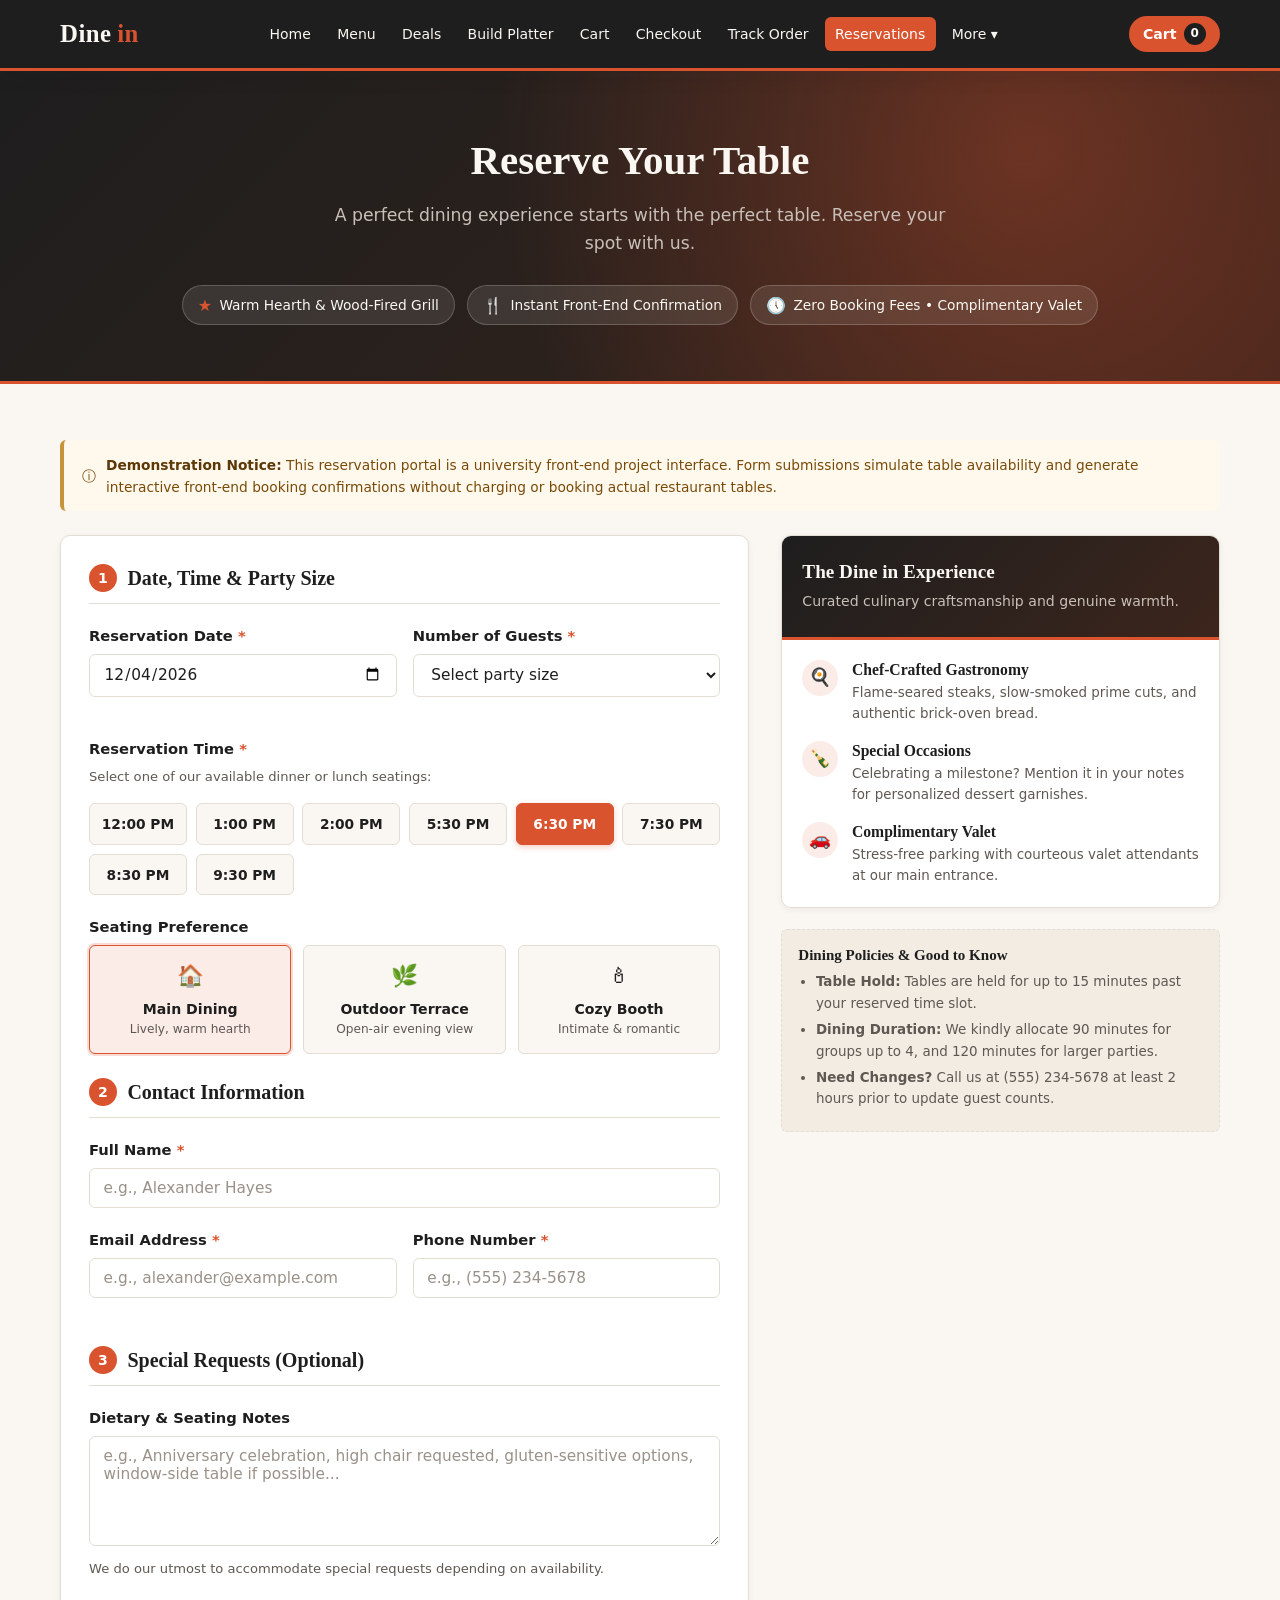
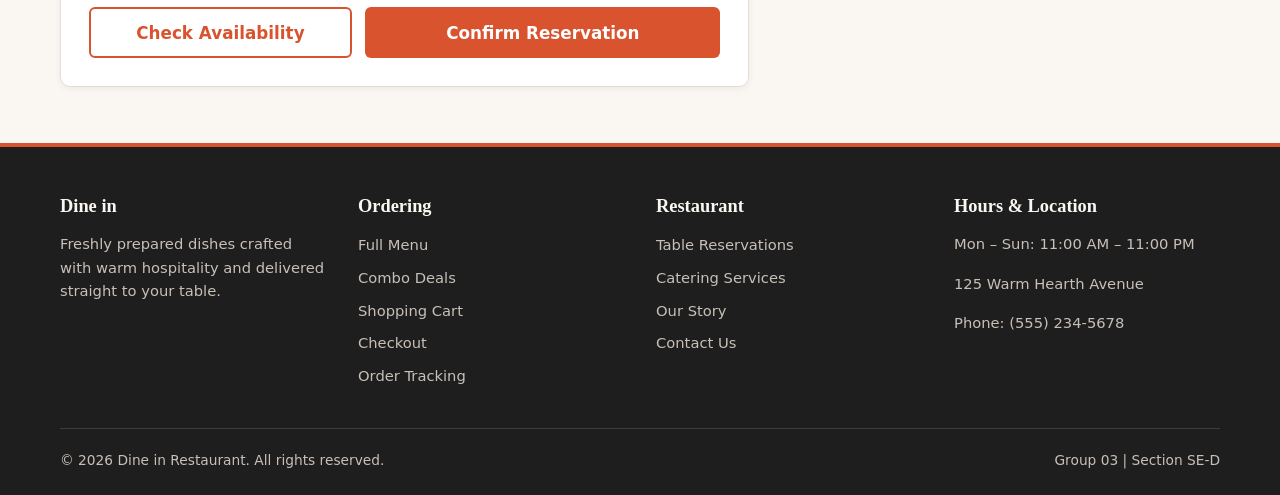
<file: pages/reservations.html>
<!-- Name: Module M4 -->
<!-- Section: SE-D -->
<!-- Dine in — Table Reservations Page -->
<!DOCTYPE html>
<html lang="en">
<head>
  <meta charset="UTF-8">
  <meta name="viewport" content="width=device-width, initial-scale=1.0">
  <title>Reserve Your Table | Dine in</title>
  <link rel="stylesheet" href="../css/style3169.css">
  <link rel="stylesheet" href="../css/reservations.css">
</head>
<body>
  <!-- Shared Header Navbar -->
  <header class="navbar">
    <div class="container navbar-container">
      <a href="../index.html" class="navbar-brand">Dine <span>in</span></a>

      <button class="navbar-toggle" type="button" aria-label="Toggle navigation" aria-expanded="false">
        <span class="hamburger"></span>
      </button>

      <nav class="navbar-menu" aria-label="Main navigation">
        <ul class="navbar-links">
          <li><a href="../index.html" class="nav-link">Home</a></li>
          <li><a href="menu.html" class="nav-link">Menu</a></li>
          <li><a href="deals.html" class="nav-link">Deals</a></li>
          <li><a href="build-platter.html" class="nav-link">Build Platter</a></li>
          <li><a href="cart.html" class="nav-link">Cart</a></li>
          <li><a href="checkout.html" class="nav-link">Checkout</a></li>
          <li><a href="order-tracking.html" class="nav-link">Track Order</a></li>
          <li><a href="reservations.html" class="nav-link active">Reservations</a></li>
          <li class="nav-dropdown">
            <button class="nav-link nav-dropdown-toggle" type="button">More &#9662;</button>
            <ul class="nav-dropdown-menu">
              <li><a href="specials.html" class="nav-link">Chef Specials</a></li>
              <li><a href="order-history.html" class="nav-link">Order History</a></li>
              <li><a href="catering.html" class="nav-link">Catering</a></li>
              <li><a href="gift-vouchers.html" class="nav-link">Gift Vouchers</a></li>
              <li><a href="reviews.html" class="nav-link">Reviews</a></li>
              <li><a href="profile.html" class="nav-link">Profile</a></li>
              <li><a href="login.html" class="nav-link">Login</a></li>
              <li><a href="about.html" class="nav-link">About Us</a></li>
              <li><a href="contact.html" class="nav-link">Contact</a></li>
            </ul>
          </li>
        </ul>

        <div class="navbar-actions">
          <a href="cart.html" class="cart-link">
            Cart <span class="cart-badge" data-cart-badge>0</span>
          </a>
        </div>
      </nav>
    </div>
  </header>

  <main>
    <!-- Welcoming Hero Section -->
    <section class="hero reservations-hero">
      <div class="container">
        <h1>Reserve Your Table</h1>
        <p>
          A perfect dining experience starts with the perfect table. Reserve your spot with us.
        </p>

        <!-- Highlights & Visual Ambiance Badges -->
        <div class="hero-badges-row">
          <span class="hero-pill">
            <span class="hero-pill-icon" aria-hidden="true">&#9733;</span>
            Warm Hearth &amp; Wood-Fired Grill
          </span>
          <span class="hero-pill">
            <span class="hero-pill-icon" aria-hidden="true">&#127860;</span>
            Instant Front-End Confirmation
          </span>
          <span class="hero-pill">
            <span class="hero-pill-icon" aria-hidden="true">&#128340;</span>
            Zero Booking Fees &bull; Complimentary Valet
          </span>
        </div>
      </div>
    </section>

    <!-- Main Content Section -->
    <section class="section">
      <div class="container">
        <!-- University Front-End Demo Notice Banner -->
        <div class="demo-disclaimer-card" role="note">
          <span aria-hidden="true">&#9432;</span>
          <div>
            <strong>Demonstration Notice:</strong> This reservation portal is a university front-end project interface. Form submissions simulate table availability and generate interactive front-end booking confirmations without charging or booking actual restaurant tables.
          </div>
        </div>

        <div class="reservation-layout">
          <!-- Reservation Form Card -->
          <div class="form-card">
            <form id="reservation-form" novalidate>
              <!-- Step 1: Date, Time & Party Size -->
              <div class="mb-3">
                <h2 class="form-section-title">
                  <span class="form-step-num">1</span>
                  <span>Date, Time &amp; Party Size</span>
                </h2>

                <div class="form-row">
                  <div class="form-group">
                    <label for="res-date" class="form-label">
                      Reservation Date <span class="required">*</span>
                    </label>
                    <input
                      type="date"
                      id="res-date"
                      name="reservationDate"
                      class="form-control"
                      required
                    >
                    <span id="res-date-error" class="form-error" hidden></span>
                  </div>

                  <div class="form-group">
                    <label for="res-guests" class="form-label">
                      Number of Guests <span class="required">*</span>
                    </label>
                    <select id="res-guests" name="numberOfGuests" class="form-select" required>
                      <option value="" disabled selected>Select party size</option>
                      <option value="1">1 Person (Solo Dining)</option>
                      <option value="2">2 Persons (Couple Table)</option>
                      <option value="3">3 Persons (Small Group)</option>
                      <option value="4">4 Persons (Family Table)</option>
                      <option value="5">5 Persons (Family &amp; Friends)</option>
                      <option value="6">6 Persons (Feast Gathering)</option>
                      <option value="7">7 - 8 Persons (Large Party)</option>
                      <option value="10">9 - 12 Persons (Private Section)</option>
                    </select>
                    <span id="res-guests-error" class="form-error" hidden></span>
                  </div>
                </div>

                <!-- Selectable Time Slots -->
                <div class="form-group mt-2">
                  <label class="form-label">
                    Reservation Time <span class="required">*</span>
                  </label>
                  <p class="form-hint">Select one of our available dinner or lunch seatings:</p>
                  <div class="time-slots-container" id="time-slots-container" role="radiogroup" aria-label="Available reservation time slots">
                    <label class="time-slot-label">
                      <input type="radio" name="reservationTime" value="12:00 PM">
                      <span class="time-slot-pill">12:00 PM</span>
                    </label>
                    <label class="time-slot-label">
                      <input type="radio" name="reservationTime" value="1:00 PM">
                      <span class="time-slot-pill">1:00 PM</span>
                    </label>
                    <label class="time-slot-label">
                      <input type="radio" name="reservationTime" value="2:00 PM">
                      <span class="time-slot-pill">2:00 PM</span>
                    </label>
                    <label class="time-slot-label">
                      <input type="radio" name="reservationTime" value="5:30 PM">
                      <span class="time-slot-pill">5:30 PM</span>
                    </label>
                    <label class="time-slot-label">
                      <input type="radio" name="reservationTime" value="6:30 PM" checked>
                      <span class="time-slot-pill">6:30 PM</span>
                    </label>
                    <label class="time-slot-label">
                      <input type="radio" name="reservationTime" value="7:30 PM">
                      <span class="time-slot-pill">7:30 PM</span>
                    </label>
                    <label class="time-slot-label">
                      <input type="radio" name="reservationTime" value="8:30 PM">
                      <span class="time-slot-pill">8:30 PM</span>
                    </label>
                    <label class="time-slot-label">
                      <input type="radio" name="reservationTime" value="9:30 PM">
                      <span class="time-slot-pill">9:30 PM</span>
                    </label>
                  </div>
                  <span id="res-time-error" class="form-error" hidden></span>
                </div>

                <!-- Seating Ambiance Preference -->
                <div class="form-group mt-2">
                  <label class="form-label">Seating Preference</label>
                  <div class="seating-options" role="radiogroup" aria-label="Seating ambiance options">
                    <label class="seating-card">
                      <input type="radio" name="seatingArea" value="Main Dining Hall" checked>
                      <span class="seating-card-icon" aria-hidden="true">&#127968;</span>
                      <span class="seating-card-title">Main Dining</span>
                      <span class="seating-card-sub">Lively, warm hearth</span>
                    </label>

                    <label class="seating-card">
                      <input type="radio" name="seatingArea" value="Outdoor Terrace">
                      <span class="seating-card-icon" aria-hidden="true">&#127807;</span>
                      <span class="seating-card-title">Outdoor Terrace</span>
                      <span class="seating-card-sub">Open-air evening view</span>
                    </label>

                    <label class="seating-card">
                      <input type="radio" name="seatingArea" value="Quiet Corner / Booth">
                      <span class="seating-card-icon" aria-hidden="true">&#128367;</span>
                      <span class="seating-card-title">Cozy Booth</span>
                      <span class="seating-card-sub">Intimate &amp; romantic</span>
                    </label>
                  </div>
                </div>

                <!-- Live Availability Alert Output -->
                <div id="availability-alert" class="alert availability-banner" role="status" hidden></div>
              </div>

              <!-- Step 2: Guest Contact Details -->
              <div class="mb-3">
                <h2 class="form-section-title">
                  <span class="form-step-num">2</span>
                  <span>Contact Information</span>
                </h2>

                <div class="form-group">
                  <label for="res-name" class="form-label">
                    Full Name <span class="required">*</span>
                  </label>
                  <input
                    type="text"
                    id="res-name"
                    name="fullName"
                    class="form-control"
                    placeholder="e.g., Alexander Hayes"
                    required
                    autocomplete="name"
                  >
                  <span id="res-name-error" class="form-error" hidden></span>
                </div>

                <div class="form-row">
                  <div class="form-group">
                    <label for="res-email" class="form-label">
                      Email Address <span class="required">*</span>
                    </label>
                    <input
                      type="email"
                      id="res-email"
                      name="email"
                      class="form-control"
                      placeholder="e.g., alexander@example.com"
                      required
                      autocomplete="email"
                    >
                    <span id="res-email-error" class="form-error" hidden></span>
                  </div>

                  <div class="form-group">
                    <label for="res-phone" class="form-label">
                      Phone Number <span class="required">*</span>
                    </label>
                    <input
                      type="tel"
                      id="res-phone"
                      name="phone"
                      class="form-control"
                      placeholder="e.g., (555) 234-5678"
                      required
                      autocomplete="tel"
                    >
                    <span id="res-phone-error" class="form-error" hidden></span>
                  </div>
                </div>
              </div>

              <!-- Step 3: Special Requests (Optional) -->
              <div class="mb-3">
                <h2 class="form-section-title">
                  <span class="form-step-num">3</span>
                  <span>Special Requests (Optional)</span>
                </h2>

                <div class="form-group">
                  <label for="res-notes" class="form-label">Dietary &amp; Seating Notes</label>
                  <textarea
                    id="res-notes"
                    name="specialRequests"
                    class="form-textarea"
                    placeholder="e.g., Anniversary celebration, high chair requested, gluten-sensitive options, window-side table if possible..."
                  ></textarea>
                  <span class="form-hint">We do our utmost to accommodate special requests depending on availability.</span>
                </div>
              </div>

              <!-- Form Action Buttons -->
              <div class="reservation-actions">
                <button
                  type="button"
                  id="check-availability-btn"
                  class="btn btn-outline btn-lg"
                >
                  Check Availability
                </button>
                <button
                  type="submit"
                  id="submit-reservation-btn"
                  class="btn btn-primary btn-lg"
                >
                  Confirm Reservation
                </button>
              </div>
            </form>
          </div>

          <!-- Sticky Information & Experience Sidebar -->
          <aside class="reservation-sidebar" aria-label="Reservation guidelines and experience info">
            <div class="experience-card">
              <div class="experience-banner">
                <h3>The Dine in Experience</h3>
                <p>Curated culinary craftsmanship and genuine warmth.</p>
              </div>

              <div class="experience-list">
                <div class="experience-item">
                  <div class="experience-icon" aria-hidden="true">&#127859;</div>
                  <div class="experience-text">
                    <h4>Chef-Crafted Gastronomy</h4>
                    <p>Flame-seared steaks, slow-smoked prime cuts, and authentic brick-oven bread.</p>
                  </div>
                </div>

                <div class="experience-item">
                  <div class="experience-icon" aria-hidden="true">&#127870;</div>
                  <div class="experience-text">
                    <h4>Special Occasions</h4>
                    <p>Celebrating a milestone? Mention it in your notes for personalized dessert garnishes.</p>
                  </div>
                </div>

                <div class="experience-item">
                  <div class="experience-icon" aria-hidden="true">&#128663;</div>
                  <div class="experience-text">
                    <h4>Complimentary Valet</h4>
                    <p>Stress-free parking with courteous valet attendants at our main entrance.</p>
                  </div>
                </div>
              </div>
            </div>

            <!-- Booking Guidelines Policy Box -->
            <div class="sidebar-policy-box">
              <h4>Dining Policies &amp; Good to Know</h4>
              <ul>
                <li><strong>Table Hold:</strong> Tables are held for up to 15 minutes past your reserved time slot.</li>
                <li><strong>Dining Duration:</strong> We kindly allocate 90 minutes for groups up to 4, and 120 minutes for larger parties.</li>
                <li><strong>Need Changes?</strong> Call us at (555) 234-5678 at least 2 hours prior to update guest counts.</li>
              </ul>
            </div>
          </aside>
        </div>
      </div>
    </section>
  </main>

  <!-- Polished Confirmation Modal -->
  <div
    id="reservation-modal-backdrop"
    class="modal-backdrop"
    role="dialog"
    aria-modal="true"
    aria-labelledby="modal-title"
    aria-hidden="true"
  >
    <div class="reservation-modal">
      <div class="modal-header">
        <button
          type="button"
          id="modal-close-btn"
          class="modal-close-btn"
          aria-label="Close confirmation dialog"
        >
          &times;
        </button>
        <div class="modal-success-badge" aria-hidden="true">&#10003;</div>
        <h3 id="modal-title">Table Confirmed!</h3>
        <p>We look forward to hosting you at Dine in.</p>
      </div>

      <div class="modal-body">
        <div class="booking-code-card">
          <span>Demonstration Booking Reference</span>
          <div id="modal-booking-code" class="booking-code-value">DIN-789234</div>
        </div>

        <div class="booking-detail-grid">
          <div class="booking-detail-item">
            <span>Guest Name</span>
            <strong id="modal-guest-name">—</strong>
          </div>
          <div class="booking-detail-item">
            <span>Date &amp; Time</span>
            <strong id="modal-datetime">—</strong>
          </div>
          <div class="booking-detail-item">
            <span>Party Size</span>
            <strong id="modal-partysize">—</strong>
          </div>
          <div class="booking-detail-item">
            <span>Seating Preference</span>
            <strong id="modal-seating">—</strong>
          </div>
        </div>

        <div class="modal-note-box">
          <div class="mb-1">
            <strong>Contact:</strong> <span id="modal-contact">—</span>
          </div>
          <div>
            <strong>Special Requests:</strong> <span id="modal-requests">—</span>
          </div>
        </div>

        <div class="demo-disclaimer-card" style="margin-bottom:0;">
          <small>
            A simulated confirmation email was logged for this demonstration. No real table was booked or billed.
          </small>
        </div>

        <div class="modal-footer">
          <button type="button" id="modal-done-btn" class="btn btn-primary btn-block">
            Done &amp; Return to Page
          </button>
        </div>
      </div>
    </div>
  </div>

  <!-- Shared Footer -->
  <footer class="footer">
    <div class="container">
      <div class="footer-grid">
        <div>
          <h3 class="footer-title">Dine in</h3>
          <p>Freshly prepared dishes crafted with warm hospitality and delivered straight to your table.</p>
        </div>
        <div>
          <h4 class="footer-title">Ordering</h4>
          <ul class="footer-links">
            <li><a href="menu.html">Full Menu</a></li>
            <li><a href="deals.html">Combo Deals</a></li>
            <li><a href="cart.html">Shopping Cart</a></li>
            <li><a href="checkout.html">Checkout</a></li>
            <li><a href="order-tracking.html">Order Tracking</a></li>
          </ul>
        </div>
        <div>
          <h4 class="footer-title">Restaurant</h4>
          <ul class="footer-links">
            <li><a href="reservations.html">Table Reservations</a></li>
            <li><a href="catering.html">Catering Services</a></li>
            <li><a href="about.html">Our Story</a></li>
            <li><a href="contact.html">Contact Us</a></li>
          </ul>
        </div>
        <div>
          <h4 class="footer-title">Hours &amp; Location</h4>
          <p>Mon – Sun: 11:00 AM – 11:00 PM</p>
          <p>125 Warm Hearth Avenue</p>
          <p>Phone: (555) 234-5678</p>
        </div>
      </div>

      <div class="footer-bottom">
        <span>&copy; 2026 Dine in Restaurant. All rights reserved.</span>
        <span>Group 03 | Section SE-D</span>
      </div>
    </div>
  </footer>

  <script src="../js/app3169.js"></script>
  <script src="../js/reservations.js"></script>
</body>
</html>
</file>
<file: css/style3169.css>
/*
Name: Muhammad Ali Saeed 
Roll no: i263169
Section: SE-D
*/
/* 
   ==========================================================================
   Dine in — Shared Design System & Stylesheet
   Group 03 | Section SE-D
   Vanilla CSS3 | Warm Restaurant Theme
   ========================================================================== 
*/

/* 1. Design Tokens
   -------------------------------------------------------------------------- */
:root {
  /* Brand Palette */
  --color-charcoal: #1E1E1E;
  --color-charcoal-light: #2C2C2C;
  --color-terracotta: #D9532F;
  --color-terracotta-dark: #B94121;
  --color-terracotta-soft: #FBECE8;
  --color-cream: #FAF7F2;

  /* Surfaces & Neutrals */
  --color-surface: #FFFFFF;
  --color-surface-alt: #F2ECE3;
  --color-border: #E4DDD3;
  --color-text: #1E1E1E;
  --color-text-muted: #5F5852;
  --color-text-on-dark: #FAF7F2;
  --color-text-muted-dark: #C8C0B8;

  /* Status Colors */
  --color-success: #2E7D32;
  --color-success-soft: #E8F5E9;
  --color-warning: #C26D0A;
  --color-warning-soft: #FEF3E2;
  --color-danger: #C62828;
  --color-danger-soft: #FDECEA;

  /* Typography */
  --font-sans: 'Segoe UI', system-ui, -apple-system, BlinkMacSystemFont, Roboto, sans-serif;
  --font-heading: Georgia, 'Times New Roman', serif;

  /* Layout & Spacing */
  --container-max: 1200px;
  --radius-sm: 6px;
  --radius-md: 10px;
  --radius-lg: 16px;
  --radius-pill: 999px;

  /* Shadows & Transitions */
  --shadow-sm: 0 2px 6px rgba(30, 30, 30, 0.06);
  --shadow-md: 0 6px 18px rgba(30, 30, 30, 0.09);
  --shadow-lg: 0 12px 28px rgba(30, 30, 30, 0.14);
  --transition: 0.2s ease;
}

/* 2. Base Reset & Typography
   -------------------------------------------------------------------------- */
*,
*::before,
*::after {
  box-sizing: border-box;
  margin: 0;
  padding: 0;
}

html {
  scroll-behavior: smooth;
  font-size: 16px;
}

body {
  font-family: var(--font-sans);
  background-color: var(--color-cream);
  color: var(--color-text);
  line-height: 1.6;
  min-height: 100vh;
  display: flex;
  flex-direction: column;
  -webkit-font-smoothing: antialiased;
}

main {
  flex: 1;
}

img {
  max-width: 100%;
  display: block;
}

a {
  color: var(--color-terracotta);
  text-decoration: none;
  transition: color var(--transition);
}

a:hover {
  color: var(--color-terracotta-dark);
}

h1, h2, h3, h4, h5, h6 {
  font-family: var(--font-heading);
  color: var(--color-charcoal);
  line-height: 1.25;
  margin-bottom: 0.65rem;
}

h1 { font-size: clamp(1.85rem, 3.2vw, 2.75rem); }
h2 { font-size: clamp(1.45rem, 2.4vw, 2rem); }
h3 { font-size: 1.25rem; }
h4 { font-size: 1.05rem; }

p {
  margin-bottom: 1rem;
  color: var(--color-text-muted);
}

ul, ol {
  list-style: none;
}

:focus-visible {
  outline: 2px solid var(--color-terracotta);
  outline-offset: 2px;
}

/* 3. Layout & Utility Classes
   -------------------------------------------------------------------------- */
.container {
  width: 100%;
  max-width: var(--container-max);
  margin: 0 auto;
  padding: 0 1.25rem;
}

.section {
  padding: 3.5rem 0;
}

.section-sm {
  padding: 2rem 0;
}

.section-header {
  text-align: center;
  max-width: 650px;
  margin: 0 auto 2.25rem;
}

.section-header p {
  margin-bottom: 0;
}

.grid {
  display: grid;
  gap: 1.5rem;
}

.grid-2 {
  grid-template-columns: repeat(auto-fit, minmax(280px, 1fr));
}

.grid-3 {
  grid-template-columns: repeat(auto-fit, minmax(260px, 1fr));
}

.grid-4 {
  grid-template-columns: repeat(auto-fit, minmax(220px, 1fr));
}

.flex {
  display: flex;
  gap: 1rem;
}

.flex-between {
  display: flex;
  align-items: center;
  justify-content: space-between;
  gap: 1rem;
  flex-wrap: wrap;
}

.text-center { text-align: center; }
.text-muted { color: var(--color-text-muted); }
.text-accent { color: var(--color-terracotta); }

.mt-1 { margin-top: 0.5rem; }
.mt-2 { margin-top: 1rem; }
.mt-3 { margin-top: 1.5rem; }
.mb-1 { margin-bottom: 0.5rem; }
.mb-2 { margin-bottom: 1rem; }
.mb-3 { margin-bottom: 1.5rem; }

/*
4. Responsive Navbar (Supports all 15 pages inside pages/)
   --------------------------------------------------------------------------
   Recommended HTML structure:
   <header class="navbar">
     <div class="container navbar-container">
       <a href="../index.html" class="navbar-brand">Dine <span>in</span></a>
       <button class="navbar-toggle" aria-label="Toggle navigation" aria-expanded="false">
         <span class="hamburger"></span>
       </button>
       <nav class="navbar-menu" aria-label="Main navigation">
         <ul class="navbar-links">
           <li><a href="pages/..." class="nav-link">Page</a></li>
           <!-- All 15 page links or .nav-dropdown groups -->
         </ul>
         <div class="navbar-actions">
           <a href="pages/cart.html" class="cart-link">
             Cart <span class="cart-badge" data-cart-badge>0</span>
           </a>
         </div>
       </nav>
     </div>
   </header>
   -------------------------------------------------------------------------- 
*/
.navbar {
  background-color: var(--color-charcoal);
  color: var(--color-text-on-dark);
  border-bottom: 3px solid var(--color-terracotta);
  position: sticky;
  top: 0;
  z-index: 1000;
  box-shadow: var(--shadow-md);
}

.navbar-container {
  display: flex;
  align-items: center;
  justify-content: space-between;
  gap: 1rem;
  min-height: 68px;
  padding-top: 0.55rem;
  padding-bottom: 0.55rem;
  flex-wrap: wrap;
}

.navbar-brand {
  font-family: var(--font-heading);
  font-size: 1.55rem;
  font-weight: 700;
  color: var(--color-cream);
  letter-spacing: 0.02em;
  display: inline-flex;
  align-items: center;
  gap: 0.35rem;
  white-space: nowrap;
}

.navbar-brand span {
  color: var(--color-terracotta);
}

.navbar-brand:hover {
  color: var(--color-cream);
}

/* Mobile Toggle Button */
.navbar-toggle {
  display: none;
  background: transparent;
  border: 1px solid rgba(250, 247, 242, 0.28);
  border-radius: var(--radius-sm);
  color: var(--color-cream);
  padding: 0.45rem 0.6rem;
  cursor: pointer;
  align-items: center;
  justify-content: center;
  transition: background-color var(--transition), border-color var(--transition);
}

.navbar-toggle:hover {
  background-color: var(--color-charcoal-light);
  border-color: var(--color-terracotta);
}

.hamburger,
.hamburger::before,
.hamburger::after {
  display: block;
  width: 22px;
  height: 2px;
  background-color: var(--color-cream);
  border-radius: 2px;
  transition: transform var(--transition), opacity var(--transition);
}

.hamburger {
  position: relative;
  margin: 7px 0;
}

.hamburger::before,
.hamburger::after {
  content: "";
  position: absolute;
  left: 0;
}

.hamburger::before { top: -7px; }
.hamburger::after { top: 7px; }

.navbar-toggle.is-active .hamburger {
  background-color: transparent;
}

.navbar-toggle.is-active .hamburger::before {
  transform: translateY(7px) rotate(45deg);
}

.navbar-toggle.is-active .hamburger::after {
  transform: translateY(-7px) rotate(-45deg);
}

/* Navbar Menu & Links */
.navbar-menu {
  display: flex;
  align-items: center;
  justify-content: space-between;
  gap: 1rem;
  flex: 1;
}

.navbar-links {
  display: flex;
  align-items: center;
  flex-wrap: wrap;
  gap: 0.25rem 0.35rem;
  margin: 0 auto;
  justify-content: center;
}

.nav-link {
  display: inline-block;
  color: var(--color-cream);
  font-size: 0.875rem;
  font-weight: 500;
  padding: 0.38rem 0.65rem;
  border-radius: var(--radius-sm);
  white-space: nowrap;
  transition: background-color var(--transition), color var(--transition);
}

.nav-link:hover {
  color: var(--color-cream);
  background-color: var(--color-charcoal-light);
}

.nav-link.active {
  background-color: var(--color-terracotta);
  color: #FFFFFF;
}

/* Optional Dropdown Support (for grouping 15 pages if desired) */
.nav-dropdown {
  position: relative;
}

.nav-dropdown-toggle {
  background: transparent;
  border: none;
  font-family: inherit;
  cursor: pointer;
  display: inline-flex;
  align-items: center;
  gap: 0.3rem;
}

.nav-dropdown-menu {
  display: none;
  position: absolute;
  top: 100%;
  left: 0;
  min-width: 195px;
  background-color: var(--color-charcoal-light);
  border: 1px solid rgba(250, 247, 242, 0.12);
  border-radius: var(--radius-md);
  box-shadow: var(--shadow-lg);
  padding: 0.45rem;
  z-index: 1050;
}

.nav-dropdown:hover .nav-dropdown-menu,
.nav-dropdown.is-open .nav-dropdown-menu {
  display: block;
}

.nav-dropdown-menu .nav-link {
  display: block;
  width: 100%;
  padding: 0.5rem 0.75rem;
}

/* Cart Action Pill in Navbar */
.navbar-actions {
  display: flex;
  align-items: center;
  gap: 0.65rem;
  flex-shrink: 0;
}

.cart-link {
  display: inline-flex;
  align-items: center;
  gap: 0.45rem;
  background-color: var(--color-terracotta);
  color: #FFFFFF;
  font-size: 0.88rem;
  font-weight: 600;
  padding: 0.45rem 0.9rem;
  border-radius: var(--radius-pill);
  white-space: nowrap;
  transition: background-color var(--transition), transform var(--transition);
}

.cart-link:hover {
  background-color: var(--color-terracotta-dark);
  color: #FFFFFF;
  transform: translateY(-1px);
}

.cart-badge {
  display: inline-flex;
  align-items: center;
  justify-content: center;
  min-width: 22px;
  height: 22px;
  padding: 0 6px;
  border-radius: var(--radius-pill);
  background-color: var(--color-charcoal);
  color: var(--color-cream);
  font-size: 0.75rem;
  font-weight: 700;
}

/* 5. Hero Banner
   -------------------------------------------------------------------------- */
.hero {
  background: linear-gradient(135deg, var(--color-charcoal) 0%, #2F231E 65%, #4A271D 100%);
  color: var(--color-cream);
  padding: 4.5rem 0;
  text-align: center;
}

.hero h1 {
  color: var(--color-cream);
  margin-bottom: 1rem;
}

.hero p {
  color: var(--color-text-muted-dark);
  max-width: 620px;
  margin: 0 auto 1.75rem;
  font-size: 1.08rem;
}

/* 6. Buttons
   -------------------------------------------------------------------------- */
.btn {
  display: inline-flex;
  align-items: center;
  justify-content: center;
  gap: 0.45rem;
  font-family: var(--font-sans);
  font-size: 0.95rem;
  font-weight: 600;
  line-height: 1.2;
  padding: 0.7rem 1.35rem;
  border-radius: var(--radius-sm);
  border: 2px solid transparent;
  cursor: pointer;
  text-align: center;
  transition: background-color var(--transition), color var(--transition),
              border-color var(--transition), transform var(--transition);
}

.btn:hover:not(:disabled) {
  transform: translateY(-1px);
}

.btn:active:not(:disabled) {
  transform: translateY(0);
}

.btn:disabled {
  opacity: 0.55;
  cursor: not-allowed;
}

.btn-primary {
  background-color: var(--color-terracotta);
  color: #FFFFFF;
}

.btn-primary:hover:not(:disabled) {
  background-color: var(--color-terracotta-dark);
  color: #FFFFFF;
}

.btn-secondary {
  background-color: var(--color-charcoal);
  color: var(--color-cream);
}

.btn-secondary:hover:not(:disabled) {
  background-color: var(--color-charcoal-light);
  color: var(--color-cream);
}

.btn-outline {
  background-color: transparent;
  border-color: var(--color-terracotta);
  color: var(--color-terracotta);
}

.btn-outline:hover:not(:disabled) {
  background-color: var(--color-terracotta);
  color: #FFFFFF;
}

.btn-ghost {
  background-color: transparent;
  color: var(--color-charcoal);
}

.btn-ghost:hover:not(:disabled) {
  background-color: var(--color-surface-alt);
}

.btn-danger {
  background-color: var(--color-danger);
  color: #FFFFFF;
}

.btn-danger:hover:not(:disabled) {
  background-color: #A51D1D;
  color: #FFFFFF;
}

.btn-sm {
  font-size: 0.85rem;
  padding: 0.45rem 0.9rem;
}

.btn-lg {
  font-size: 1.05rem;
  padding: 0.85rem 1.75rem;
}

.btn-block {
  width: 100%;
}

/* 7. Cards & Badges
   -------------------------------------------------------------------------- */
.card {
  background-color: var(--color-surface);
  border: 1px solid var(--color-border);
  border-radius: var(--radius-md);
  box-shadow: var(--shadow-sm);
  overflow: hidden;
  display: flex;
  flex-direction: column;
  transition: transform var(--transition), box-shadow var(--transition);
}

.card:hover {
  transform: translateY(-3px);
  box-shadow: var(--shadow-md);
}

.card-img {
  width: 100%;
  height: 200px;
  object-fit: cover;
  background-color: var(--color-surface-alt);
}

.card-body {
  padding: 1.25rem;
  flex: 1;
  display: flex;
  flex-direction: column;
}

.card-title {
  font-family: var(--font-heading);
  font-size: 1.18rem;
  color: var(--color-charcoal);
  margin-bottom: 0.4rem;
}

.card-subtitle {
  font-size: 0.85rem;
  color: var(--color-text-muted);
  margin-bottom: 0.65rem;
}

.card-text {
  font-size: 0.94rem;
  color: var(--color-text-muted);
  margin-bottom: 1rem;
  flex: 1;
}

.card-price {
  font-size: 1.15rem;
  font-weight: 700;
  color: var(--color-terracotta);
}

.card-footer {
  padding: 0.9rem 1.25rem;
  background-color: var(--color-cream);
  border-top: 1px solid var(--color-border);
  display: flex;
  align-items: center;
  justify-content: space-between;
  gap: 0.75rem;
}

.badge {
  display: inline-block;
  padding: 0.22rem 0.6rem;
  font-size: 0.75rem;
  font-weight: 600;
  border-radius: var(--radius-pill);
  letter-spacing: 0.02em;
}

.badge-primary {
  background-color: var(--color-terracotta-soft);
  color: var(--color-terracotta-dark);
}

.badge-charcoal {
  background-color: var(--color-charcoal);
  color: var(--color-cream);
}

.badge-success {
  background-color: var(--color-success-soft);
  color: var(--color-success);
}

.badge-warning {
  background-color: var(--color-warning-soft);
  color: var(--color-warning);
}

/* 8. Forms
   -------------------------------------------------------------------------- */
.form-card {
  background-color: var(--color-surface);
  border: 1px solid var(--color-border);
  border-radius: var(--radius-md);
  padding: 1.75rem;
  box-shadow: var(--shadow-sm);
}

.form-group {
  margin-bottom: 1.2rem;
}

.form-row {
  display: grid;
  grid-template-columns: repeat(auto-fit, minmax(210px, 1fr));
  gap: 1rem;
}

.form-label {
  display: block;
  font-size: 0.92rem;
  font-weight: 600;
  color: var(--color-charcoal);
  margin-bottom: 0.4rem;
}

.form-label .required {
  color: var(--color-terracotta);
}

.form-control,
.form-select,
.form-textarea {
  width: 100%;
  font-family: var(--font-sans);
  font-size: 0.96rem;
  color: var(--color-text);
  background-color: var(--color-surface);
  border: 1.5px solid var(--color-border);
  border-radius: var(--radius-sm);
  padding: 0.65rem 0.85rem;
  transition: border-color var(--transition), box-shadow var(--transition);
}

.form-control:focus,
.form-select:focus,
.form-textarea:focus {
  outline: none;
  border-color: var(--color-terracotta);
  box-shadow: 0 0 0 3px rgba(217, 83, 47, 0.16);
}

.form-control::placeholder,
.form-textarea::placeholder {
  color: #9A9188;
}

.form-textarea {
  min-height: 110px;
  resize: vertical;
}

.form-check {
  display: flex;
  align-items: center;
  gap: 0.55rem;
  font-size: 0.94rem;
  cursor: pointer;
}

.form-check input[type="checkbox"],
.form-check input[type="radio"] {
  accent-color: var(--color-terracotta);
  width: 17px;
  height: 17px;
  cursor: pointer;
}

.form-hint {
  display: block;
  font-size: 0.82rem;
  color: var(--color-text-muted);
  margin-top: 0.3rem;
}

.form-error {
  display: block;
  font-size: 0.82rem;
  color: var(--color-danger);
  margin-top: 0.3rem;
}

.is-invalid {
  border-color: var(--color-danger);
}

/* 9. Cart, Summary Box, Tables & Alerts
   -------------------------------------------------------------------------- */
.cart-item {
  display: flex;
  align-items: center;
  justify-content: space-between;
  gap: 1rem;
  padding: 1rem;
  background-color: var(--color-surface);
  border: 1px solid var(--color-border);
  border-radius: var(--radius-md);
  margin-bottom: 0.85rem;
  flex-wrap: wrap;
}

.qty-control {
  display: inline-flex;
  align-items: center;
  border: 1px solid var(--color-border);
  border-radius: var(--radius-sm);
  overflow: hidden;
  background-color: var(--color-cream);
}

.qty-control button {
  background: transparent;
  border: none;
  width: 32px;
  height: 32px;
  font-size: 1rem;
  font-weight: 700;
  color: var(--color-charcoal);
  cursor: pointer;
  transition: background-color var(--transition);
}

.qty-control button:hover {
  background-color: var(--color-surface-alt);
}

.qty-control span {
  min-width: 32px;
  text-align: center;
  font-weight: 600;
  font-size: 0.92rem;
}

.summary-box {
  background-color: var(--color-surface);
  border: 1px solid var(--color-border);
  border-radius: var(--radius-md);
  padding: 1.5rem;
  box-shadow: var(--shadow-sm);
}

.summary-row {
  display: flex;
  justify-content: space-between;
  align-items: center;
  padding: 0.5rem 0;
  font-size: 0.96rem;
  color: var(--color-text-muted);
}

.summary-total {
  border-top: 2px solid var(--color-border);
  margin-top: 0.6rem;
  padding-top: 0.85rem;
  font-size: 1.15rem;
  font-weight: 700;
  color: var(--color-charcoal);
}

.table-wrapper {
  overflow-x: auto;
  background-color: var(--color-surface);
  border: 1px solid var(--color-border);
  border-radius: var(--radius-md);
}

.table {
  width: 100%;
  border-collapse: collapse;
  text-align: left;
  font-size: 0.94rem;
}

.table th,
.table td {
  padding: 0.85rem 1rem;
  border-bottom: 1px solid var(--color-border);
}

.table th {
  background-color: var(--color-surface-alt);
  color: var(--color-charcoal);
  font-weight: 600;
}

.alert {
  padding: 0.9rem 1.1rem;
  border-radius: var(--radius-sm);
  border-left: 4px solid var(--color-terracotta);
  background-color: var(--color-terracotta-soft);
  color: var(--color-charcoal);
  margin-bottom: 1rem;
  font-size: 0.94rem;
}

.alert-success {
  border-left-color: var(--color-success);
  background-color: var(--color-success-soft);
}

.alert-error {
  border-left-color: var(--color-danger);
  background-color: var(--color-danger-soft);
}

/* Toast Notifications (triggered by js/app.js) */
.toast-container {
  position: fixed;
  bottom: 1.25rem;
  right: 1.25rem;
  z-index: 2000;
  display: flex;
  flex-direction: column;
  gap: 0.6rem;
  pointer-events: none;
}

.toast {
  background-color: var(--color-charcoal);
  color: var(--color-cream);
  border-left: 4px solid var(--color-terracotta);
  padding: 0.8rem 1.15rem;
  border-radius: var(--radius-sm);
  box-shadow: var(--shadow-lg);
  font-size: 0.92rem;
  pointer-events: auto;
  animation: toast-in 0.25s ease forwards;
}

@keyframes toast-in {
  from {
    opacity: 0;
    transform: translateY(10px);
  }
  to {
    opacity: 1;
    transform: translateY(0);
  }
}

/* 10. Footer
   -------------------------------------------------------------------------- */
.footer {
  background-color: var(--color-charcoal);
  color: var(--color-text-on-dark);
  border-top: 4px solid var(--color-terracotta);
  padding: 3rem 0 1.5rem;
  margin-top: auto;
}

.footer-grid {
  display: grid;
  grid-template-columns: repeat(auto-fit, minmax(200px, 1fr));
  gap: 2rem;
  margin-bottom: 2rem;
}

.footer-title {
  font-family: var(--font-heading);
  font-size: 1.15rem;
  color: var(--color-cream);
  margin-bottom: 0.85rem;
}

.footer p {
  color: var(--color-text-muted-dark);
  font-size: 0.92rem;
}

.footer-links li {
  margin-bottom: 0.45rem;
}

.footer-links a {
  color: var(--color-text-muted-dark);
  font-size: 0.92rem;
}

.footer-links a:hover {
  color: var(--color-terracotta);
}

.footer-bottom {
  border-top: 1px solid rgba(250, 247, 242, 0.14);
  padding-top: 1.25rem;
  display: flex;
  justify-content: space-between;
  align-items: center;
  flex-wrap: wrap;
  gap: 0.75rem;
  font-size: 0.86rem;
  color: var(--color-text-muted-dark);
}

/* 11. Responsive Breakpoints
   -------------------------------------------------------------------------- */
@media (max-width: 1024px) {
  .navbar-toggle {
    display: inline-flex;
  }

  .navbar-menu {
    display: none;
    flex-direction: column;
    align-items: stretch;
    width: 100%;
    padding: 0.85rem 0 0.5rem;
    border-top: 1px solid rgba(250, 247, 242, 0.14);
    max-height: 75vh;
    overflow-y: auto;
  }

  .navbar-menu.is-open {
    display: flex;
  }

  .navbar-links {
    flex-direction: column;
    align-items: stretch;
    width: 100%;
    gap: 0.25rem;
  }

  .nav-link {
    width: 100%;
    padding: 0.55rem 0.75rem;
  }

  .nav-dropdown-menu {
    position: static;
    box-shadow: none;
    border: none;
    background-color: rgba(255, 255, 255, 0.04);
    margin-top: 0.25rem;
    padding-left: 0.75rem;
  }

  .navbar-actions {
    padding-top: 0.65rem;
    border-top: 1px solid rgba(250, 247, 242, 0.12);
    justify-content: flex-start;
  }
}

@media (max-width: 600px) {
  .section {
    padding: 2.25rem 0;
  }

  .hero {
    padding: 3rem 0;
  }

  .form-card,
  .summary-box {
    padding: 1.25rem;
  }

  .footer-bottom {
    flex-direction: column;
    text-align: center;
  }
}
</file>
<file: css/branches.css>
/* ==========================================================================
   Dine in — Module M4: Restaurant Branches Stylesheet
   Designed to seamlessly complement css/style3169.css design tokens
   ========================================================================== */

/* Hero Banner Enhancements */
.branches-hero {
  position: relative;
  background:
    radial-gradient(circle at 80% 25%, rgba(217, 83, 47, 0.35), transparent 50%),
    linear-gradient(135deg, var(--color-charcoal) 0%, #2A201C 60%, #3D2319 100%);
  padding: 4.25rem 0 3.75rem;
  border-bottom: 3px solid var(--color-terracotta);
  text-align: center;
}

.hero-actions-row {
  display: flex;
  justify-content: center;
  gap: 1rem;
  margin-top: 1.75rem;
  flex-wrap: wrap;
}

/* Service Highlights / Overview Row */
.branch-amenities-grid {
  display: grid;
  grid-template-columns: repeat(auto-fit, minmax(230px, 1fr));
  gap: 1.25rem;
  margin-bottom: 2.5rem;
}

.amenity-card {
  background-color: var(--color-surface);
  border: 1px solid var(--color-border);
  border-radius: var(--radius-md);
  padding: 1.25rem;
  display: flex;
  align-items: flex-start;
  gap: 0.85rem;
  box-shadow: var(--shadow-sm);
  transition: transform var(--transition);
}

.amenity-card:hover {
  transform: translateY(-2px);
}

.amenity-icon {
  width: 42px;
  height: 42px;
  border-radius: 50%;
  background-color: var(--color-terracotta-soft);
  color: var(--color-terracotta);
  display: inline-grid;
  place-items: center;
  font-size: 1.25rem;
  flex-shrink: 0;
}

.amenity-card h3 {
  font-size: 1rem;
  margin-bottom: 0.2rem;
}

.amenity-card p {
  font-size: 0.84rem;
  color: var(--color-text-muted);
  margin-bottom: 0;
}

/* Search & Filter Controls Panel */
.branch-controls-panel {
  background-color: var(--color-surface);
  border: 1px solid var(--color-border);
  border-radius: var(--radius-md);
  padding: 1.5rem;
  box-shadow: var(--shadow-sm);
  margin-bottom: 2.25rem;
}

.search-filter-layout {
  display: grid;
  grid-template-columns: 1.8fr 1.2fr auto;
  gap: 1rem;
  align-items: flex-end;
}

.search-input-wrap {
  position: relative;
  display: flex;
  align-items: center;
}

.search-input-icon {
  position: absolute;
  left: 0.85rem;
  color: var(--color-text-muted);
  pointer-events: none;
  font-size: 1rem;
}

.search-input-wrap .form-control {
  padding-left: 2.45rem;
  padding-right: 2.4rem;
}

.search-clear-btn {
  position: absolute;
  right: 0.5rem;
  border: none;
  background: transparent;
  color: var(--color-text-muted);
  font-size: 1.2rem;
  cursor: pointer;
  padding: 0.25rem 0.5rem;
  line-height: 1;
}

.search-clear-btn:hover {
  color: var(--color-charcoal);
}

.search-clear-btn[hidden] {
  display: none;
}

/* Quick Filter Pills */
.filter-pills-row {
  display: flex;
  flex-wrap: wrap;
  align-items: center;
  gap: 0.5rem;
  margin-top: 1rem;
  padding-top: 0.95rem;
  border-top: 1px solid var(--color-border);
}

.filter-pills-label {
  font-size: 0.84rem;
  font-weight: 600;
  color: var(--color-text-muted);
  margin-right: 0.35rem;
}

.filter-pill {
  border: 1.5px solid var(--color-border);
  background-color: var(--color-cream);
  color: var(--color-charcoal);
  border-radius: var(--radius-pill);
  padding: 0.35rem 0.85rem;
  font-size: 0.84rem;
  font-weight: 600;
  cursor: pointer;
  transition: all var(--transition);
}

.filter-pill:hover {
  border-color: var(--color-terracotta);
}

.filter-pill.is-active {
  background-color: var(--color-terracotta);
  border-color: var(--color-terracotta);
  color: #FFFFFF;
  box-shadow: 0 2px 6px rgba(217, 83, 47, 0.25);
}

/* Results Status Bar */
.results-status-bar {
  display: flex;
  align-items: center;
  justify-content: space-between;
  flex-wrap: wrap;
  gap: 0.75rem;
  margin-bottom: 1.5rem;
  font-size: 0.92rem;
  color: var(--color-text-muted);
}

.results-count-badge {
  font-weight: 700;
  color: var(--color-charcoal);
}

/* Branch Cards Grid */
.branches-grid {
  display: grid;
  grid-template-columns: repeat(3, minmax(0, 1fr));
  gap: 1.75rem;
  align-items: stretch;
}

.branch-card {
  background-color: var(--color-surface);
  border: 1px solid var(--color-border);
  border-radius: var(--radius-md);
  box-shadow: var(--shadow-sm);
  display: flex;
  flex-direction: column;
  position: relative;
  overflow: hidden;
  transition: transform var(--transition), box-shadow var(--transition), border-color var(--transition);
}

.branch-card:hover {
  transform: translateY(-4px);
  box-shadow: var(--shadow-md);
  border-color: #D3C4B3;
}

.branch-card-header {
  padding: 1.35rem 1.25rem 1rem;
  background-color: var(--color-cream);
  border-bottom: 1px solid var(--color-border);
  position: relative;
}

.branch-tag-row {
  display: flex;
  align-items: center;
  justify-content: space-between;
  gap: 0.5rem;
  margin-bottom: 0.45rem;
}

.branch-city-badge {
  display: inline-block;
  font-size: 0.75rem;
  font-weight: 700;
  text-transform: uppercase;
  letter-spacing: 0.05em;
  color: var(--color-terracotta);
  background-color: var(--color-terracotta-soft);
  padding: 0.22rem 0.65rem;
  border-radius: var(--radius-pill);
}

.branch-type-badge {
  font-size: 0.75rem;
  font-weight: 600;
  color: var(--color-text-muted);
}

.branch-name {
  font-family: var(--font-heading);
  font-size: 1.32rem;
  color: var(--color-charcoal);
  margin-bottom: 0.25rem;
}

.branch-area {
  font-size: 0.88rem;
  color: var(--color-text-muted);
  font-weight: 600;
  display: flex;
  align-items: center;
  gap: 0.35rem;
}

.branch-card-body {
  padding: 1.25rem;
  flex: 1;
  display: flex;
  flex-direction: column;
  justify-content: space-between;
}

.branch-desc {
  font-size: 0.9rem;
  color: var(--color-text-muted);
  line-height: 1.5;
  margin-bottom: 1.15rem;
}

.branch-details-list {
  list-style: none;
  padding: 0;
  margin: 0 0 1.25rem;
  display: flex;
  flex-direction: column;
  gap: 0.65rem;
  font-size: 0.88rem;
  border-top: 1px dashed var(--color-border);
  padding-top: 0.85rem;
}

.branch-details-item {
  display: flex;
  align-items: flex-start;
  gap: 0.65rem;
  color: var(--color-charcoal);
}

.branch-details-icon {
  color: var(--color-terracotta);
  font-size: 1rem;
  flex-shrink: 0;
  margin-top: 2px;
}

.branch-details-text {
  flex: 1;
}

.branch-details-text strong {
  display: block;
  font-size: 0.78rem;
  color: var(--color-text-muted);
  text-transform: uppercase;
  letter-spacing: 0.04em;
}

.branch-card-footer {
  padding: 1rem 1.25rem;
  background-color: var(--color-cream);
  border-top: 1px solid var(--color-border);
  display: flex;
  gap: 0.65rem;
}

.branch-card-footer .btn {
  flex: 1;
}

/* No Results State */
.no-results-box {
  background-color: var(--color-surface);
  border: 1px dashed var(--color-border);
  border-radius: var(--radius-md);
  padding: 3.5rem 1.5rem;
  text-align: center;
  grid-column: 1 / -1;
}

.no-results-icon {
  font-size: 2.5rem;
  color: var(--color-terracotta);
  margin-bottom: 0.75rem;
}

.no-results-box h3 {
  font-size: 1.35rem;
  color: var(--color-charcoal);
  margin-bottom: 0.45rem;
}

.no-results-box p {
  color: var(--color-text-muted);
  max-width: 440px;
  margin: 0 auto 1.25rem;
}

/* Demonstration Notice Card */
.demo-disclaimer-card {
  border-left: 4px solid var(--color-gold, #C6943A);
  background-color: #FFF9ED;
  color: #794A08;
  padding: 0.85rem 1.1rem;
  border-radius: var(--radius-sm);
  font-size: 0.86rem;
  margin-bottom: 1.5rem;
  display: flex;
  align-items: center;
  gap: 0.65rem;
}

.demo-disclaimer-card strong {
  color: #5C3806;
}

/* Responsive adjustments */
@media (max-width: 980px) {
  .branches-grid {
    grid-template-columns: repeat(2, minmax(0, 1fr));
  }

  .search-filter-layout {
    grid-template-columns: 1fr 1fr;
  }

  .search-filter-layout .btn {
    grid-column: 1 / -1;
  }
}

@media (max-width: 650px) {
  .branches-grid {
    grid-template-columns: 1fr;
  }

  .search-filter-layout {
    grid-template-columns: 1fr;
  }

  .branch-card-footer {
    flex-direction: column;
  }

  .branch-amenities-grid {
    grid-template-columns: 1fr;
  }
}
</file>
<file: css/offers-builder.css>
/*
Name: Badiuzzaman Mian
Roll no: i263171
Section: SE-D
*/
/* ==========================================================================
   Dine in — Deals, Platter Builder & Gift Vouchers Stylesheet
   Plug-in module stylesheet compatible with css/style3169.css tokens
   ========================================================================== */

.module-page-main {
  padding: 2.5rem 0 3.5rem;
}

/* ==========================================================================
   Page 1: Deals & Offers (pages/deals.html)
   ========================================================================== */
.deals-hero {
  padding: 3.5rem 0;
}

.deals-countdown-banner {
  display: inline-flex;
  align-items: center;
  flex-wrap: wrap;
  justify-content: center;
  gap: 0.65rem;
  margin-top: 0.35rem;
  padding: 0.6rem 1.15rem;
  border-radius: var(--radius-pill);
  background-color: rgba(250, 247, 242, 0.12);
  border: 1px solid rgba(217, 83, 47, 0.65);
  color: var(--color-cream);
  font-size: 0.94rem;
}

.countdown-timer-value {
  font-family: 'Consolas', 'Courier New', monospace;
  font-weight: 700;
  font-size: 1.05rem;
  letter-spacing: 0.06em;
  color: #FFFFFF;
  background-color: var(--color-terracotta);
  padding: 0.2rem 0.65rem;
  border-radius: var(--radius-sm);
}

.deals-controls-grid {
  display: grid;
  grid-template-columns: minmax(0, 1.45fr) minmax(0, 1fr);
  gap: 1.5rem;
  margin-bottom: 2.25rem;
  align-items: stretch;
}

.search-panel,
.promo-panel {
  display: flex;
  flex-direction: column;
  justify-content: space-between;
  gap: 1rem;
}

.search-input-wrap {
  position: relative;
  display: flex;
  align-items: center;
}

.search-input-icon {
  position: absolute;
  left: 0.85rem;
  color: var(--color-text-muted);
  pointer-events: none;
  font-size: 0.95rem;
}

.search-input-wrap .form-control {
  padding-left: 2.35rem;
  padding-right: 4.5rem;
}

.search-clear-btn {
  position: absolute;
  right: 0.5rem;
  border: 1px solid var(--color-border);
  background-color: var(--color-surface-alt);
  color: var(--color-charcoal);
  border-radius: var(--radius-sm);
  padding: 0.25rem 0.6rem;
  font-size: 0.78rem;
  font-weight: 600;
  cursor: pointer;
}

.search-clear-btn[hidden] {
  display: none;
}

.filter-pills {
  display: flex;
  flex-wrap: wrap;
  gap: 0.5rem;
}

.filter-pill {
  border: 1.5px solid var(--color-border);
  background-color: var(--color-cream);
  color: var(--color-charcoal);
  border-radius: var(--radius-pill);
  padding: 0.42rem 0.95rem;
  font-size: 0.85rem;
  font-weight: 600;
  cursor: pointer;
  transition: background-color var(--transition), color var(--transition), border-color var(--transition);
}

.filter-pill:hover {
  border-color: var(--color-terracotta);
}

.filter-pill.is-active {
  background-color: var(--color-terracotta);
  border-color: var(--color-terracotta);
  color: #FFFFFF;
}

.promo-input-row {
  display: flex;
  gap: 0.6rem;
}

.promo-input-row .form-control {
  text-transform: uppercase;
  font-weight: 600;
  letter-spacing: 0.04em;
}

.promo-chips {
  display: flex;
  flex-wrap: wrap;
  align-items: center;
  gap: 0.45rem;
  font-size: 0.82rem;
  color: var(--color-text-muted);
}

.promo-chip {
  border: 1px dashed var(--color-terracotta);
  background-color: var(--color-terracotta-soft);
  color: var(--color-terracotta-dark);
  border-radius: var(--radius-sm);
  padding: 0.2rem 0.55rem;
  font-size: 0.78rem;
  font-weight: 700;
  cursor: pointer;
  transition: background-color var(--transition), color var(--transition);
}

.promo-chip:hover {
  background-color: var(--color-terracotta);
  color: #FFFFFF;
}

.deals-header-bar {
  display: flex;
  align-items: baseline;
  justify-content: space-between;
  flex-wrap: wrap;
  gap: 0.75rem;
  margin-bottom: 1.25rem;
}

.deals-grid {
  display: grid;
  grid-template-columns: repeat(3, minmax(0, 1fr));
  gap: 1.5rem;
}

.deal-card-top {
  padding: 1.15rem 1.25rem;
  background: linear-gradient(135deg, var(--color-charcoal) 0%, #3A251D 100%);
  color: var(--color-cream);
  display: flex;
  flex-direction: column;
  gap: 0.65rem;
}

.deal-card-badges {
  display: flex;
  align-items: center;
  justify-content: space-between;
  gap: 0.5rem;
  flex-wrap: wrap;
}

.deal-serves-text {
  font-size: 0.8rem;
  color: var(--color-text-muted-dark);
  font-weight: 600;
}

.deal-includes {
  margin: 0 0 1rem;
  display: grid;
  gap: 0.32rem;
  font-size: 0.88rem;
  color: var(--color-text-muted);
}

.deal-includes li::before {
  content: '• ';
  color: var(--color-terracotta);
  font-weight: 700;
}

.deal-price-group {
  display: flex;
  flex-direction: column;
  line-height: 1.2;
}

.deal-price-original {
  font-size: 0.84rem;
  color: var(--color-text-muted);
  text-decoration: line-through;
}

.deals-empty-state {
  text-align: center;
  padding: 3rem 1.5rem;
  border-style: dashed;
}

.deals-empty-state[hidden] {
  display: none;
}

.deals-empty-state p {
  max-width: 460px;
  margin: 0 auto 1.25rem;
}

/* ==========================================================================
   Page 2: Build Your Platter (pages/build-platter.html)
   ========================================================================== */
.builder-layout {
  display: grid;
  grid-template-columns: minmax(0, 1.55fr) minmax(320px, 1fr);
  gap: 1.75rem;
  align-items: start;
}

.builder-steps {
  display: flex;
  flex-direction: column;
  gap: 1.35rem;
}

.step-card {
  transition: border-color var(--transition), box-shadow var(--transition);
}

.step-card.has-error {
  border-color: var(--color-danger);
  box-shadow: 0 0 0 3px rgba(198, 40, 40, 0.14);
}

.step-header {
  display: flex;
  align-items: center;
  justify-content: space-between;
  flex-wrap: wrap;
  gap: 0.75rem;
  padding-bottom: 0.9rem;
  margin-bottom: 1.1rem;
  border-bottom: 1px solid var(--color-border);
}

.step-title-wrap {
  display: flex;
  align-items: center;
  gap: 0.75rem;
}

.step-num {
  display: inline-grid;
  place-items: center;
  width: 34px;
  height: 34px;
  border-radius: 50%;
  background-color: var(--color-charcoal);
  color: var(--color-cream);
  font-family: var(--font-heading);
  font-weight: 700;
  flex-shrink: 0;
}

.step-header h2 {
  font-size: 1.24rem;
  margin-bottom: 0.1rem;
}

.step-subtitle {
  font-size: 0.86rem;
  margin-bottom: 0;
}

.option-grid {
  display: grid;
  grid-template-columns: repeat(2, minmax(0, 1fr));
  gap: 0.85rem;
}

.option-grid-3 {
  grid-template-columns: repeat(3, minmax(0, 1fr));
}

.option-card {
  position: relative;
  display: flex;
  flex-direction: column;
  gap: 0.35rem;
  padding: 0.95rem 1rem;
  border: 1.5px solid var(--color-border);
  border-radius: var(--radius-sm);
  background-color: var(--color-cream);
  cursor: pointer;
  transition: border-color var(--transition), background-color var(--transition), box-shadow var(--transition);
}

.option-card:hover {
  border-color: #C7B9A8;
}

.option-card input {
  position: absolute;
  opacity: 0;
  width: 1px;
  height: 1px;
}

.option-card.is-selected {
  border-color: var(--color-terracotta);
  background-color: var(--color-terracotta-soft);
  box-shadow: 0 0 0 2px rgba(217, 83, 47, 0.14);
}

.option-card-top {
  display: flex;
  align-items: flex-start;
  justify-content: space-between;
  gap: 0.5rem;
}

.option-card-name {
  font-weight: 700;
  color: var(--color-charcoal);
  font-size: 0.95rem;
}

.option-indicator {
  width: 18px;
  height: 18px;
  border-radius: 50%;
  border: 2px solid #B8AEA2;
  flex-shrink: 0;
  margin-top: 2px;
  display: grid;
  place-items: center;
}

.option-card.is-checkbox .option-indicator {
  border-radius: 4px;
}

.option-card.is-selected .option-indicator {
  border-color: var(--color-terracotta);
  background-color: var(--color-terracotta);
}

.option-card.is-selected .option-indicator::after {
  content: '';
  width: 6px;
  height: 6px;
  border-radius: 50%;
  background-color: #FFFFFF;
}

.option-card.is-checkbox.is-selected .option-indicator::after {
  width: 8px;
  height: 4px;
  border-radius: 0;
  background-color: transparent;
  border-left: 2px solid #FFFFFF;
  border-bottom: 2px solid #FFFFFF;
  transform: rotate(-45deg) translateY(-1px);
}

.option-card-desc {
  font-size: 0.82rem;
  color: var(--color-text-muted);
}

.option-card-footer {
  display: flex;
  justify-content: space-between;
  align-items: center;
  gap: 0.5rem;
  margin-top: auto;
  padding-top: 0.35rem;
  font-size: 0.84rem;
}

.option-price {
  font-weight: 700;
  color: var(--color-terracotta-dark);
}

.option-kcal {
  font-weight: 600;
  color: var(--color-text-muted);
}

.builder-sidebar,
.voucher-sidebar {
  position: sticky;
  top: 90px;
  display: flex;
  flex-direction: column;
  gap: 1.25rem;
}

.summary-items-scroll {
  display: flex;
  flex-direction: column;
  gap: 0.45rem;
  padding-bottom: 0.75rem;
  margin-bottom: 0.65rem;
  border-bottom: 1px solid var(--color-border);
}

.summary-item-line {
  display: flex;
  justify-content: space-between;
  gap: 0.75rem;
  font-size: 0.91rem;
  color: var(--color-text);
}

.summary-item-muted {
  color: var(--color-text-muted);
  font-size: 0.85rem;
}

.summary-actions {
  display: flex;
  flex-direction: column;
  gap: 0.6rem;
  margin-top: 1rem;
}

/* ==========================================================================
   Page 3: Gift Vouchers (pages/gift-vouchers.html)
   ========================================================================== */
.voucher-layout {
  display: grid;
  grid-template-columns: minmax(0, 1.35fr) minmax(330px, 1fr);
  gap: 1.75rem;
  align-items: start;
}

.voucher-form-stack {
  display: flex;
  flex-direction: column;
  gap: 1.35rem;
}

.card-type-toggle {
  display: grid;
  grid-template-columns: repeat(2, minmax(0, 1fr));
  gap: 0.75rem;
}

.card-type-btn {
  display: flex;
  flex-direction: column;
  align-items: flex-start;
  gap: 0.2rem;
  padding: 0.9rem 1rem;
  border: 1.5px solid var(--color-border);
  border-radius: var(--radius-sm);
  background-color: var(--color-cream);
  color: var(--color-charcoal);
  cursor: pointer;
  text-align: left;
  transition: border-color var(--transition), background-color var(--transition);
}

.card-type-btn strong {
  font-size: 0.96rem;
}

.card-type-btn span {
  font-size: 0.82rem;
  color: var(--color-text-muted);
}

.card-type-btn.is-active {
  border-color: var(--color-terracotta);
  background-color: var(--color-terracotta-soft);
}

.amount-grid {
  display: grid;
  grid-template-columns: repeat(3, minmax(0, 1fr));
  gap: 0.7rem;
  margin-bottom: 1rem;
}

.amount-btn {
  padding: 0.72rem 0.65rem;
  border: 1.5px solid var(--color-border);
  border-radius: var(--radius-sm);
  background-color: var(--color-cream);
  color: var(--color-charcoal);
  font-weight: 700;
  font-size: 0.95rem;
  cursor: pointer;
  transition: border-color var(--transition), background-color var(--transition), color var(--transition);
}

.amount-btn:hover {
  border-color: var(--color-terracotta);
}

.amount-btn.is-active {
  background-color: var(--color-terracotta);
  border-color: var(--color-terracotta);
  color: #FFFFFF;
}

.occasion-pills {
  display: flex;
  flex-wrap: wrap;
  gap: 0.5rem;
}

.occasion-pill {
  padding: 0.45rem 0.95rem;
  border-radius: var(--radius-pill);
  border: 1px solid var(--color-border);
  background-color: var(--color-cream);
  color: var(--color-charcoal);
  font-size: 0.85rem;
  font-weight: 600;
  cursor: pointer;
  transition: background-color var(--transition), color var(--transition), border-color var(--transition);
}

.occasion-pill.is-active {
  background-color: var(--color-charcoal);
  border-color: var(--color-charcoal);
  color: var(--color-cream);
}

.char-counter {
  display: block;
  text-align: right;
  font-size: 0.8rem;
  color: var(--color-text-muted);
  margin-top: 0.3rem;
}

/* Real-Time Gift Card Preview */
.gift-card-preview {
  position: relative;
  overflow: hidden;
  border-radius: var(--radius-lg);
  padding: 1.5rem;
  color: var(--color-cream);
  background:
    radial-gradient(circle at 88% 18%, rgba(217, 83, 47, 0.42), transparent 50%),
    linear-gradient(140deg, var(--color-charcoal) 0%, #2F231E 65%, #4A271D 100%);
  border: 1px solid rgba(250, 247, 242, 0.16);
  box-shadow: var(--shadow-lg);
  display: flex;
  flex-direction: column;
  gap: 0.95rem;
  min-height: 250px;
}

.gift-card-preview::before {
  content: '';
  position: absolute;
  inset: 10px;
  border: 1px solid rgba(250, 247, 242, 0.14);
  border-radius: 12px;
  pointer-events: none;
}

.gift-card-top {
  position: relative;
  z-index: 1;
  display: flex;
  justify-content: space-between;
  align-items: flex-start;
  gap: 0.75rem;
}

.gift-card-brand {
  font-family: var(--font-heading);
  font-size: 1.35rem;
  font-weight: 700;
  color: var(--color-cream);
}

.gift-card-brand span {
  color: var(--color-terracotta);
}

.gift-card-badges {
  display: flex;
  flex-direction: column;
  align-items: flex-end;
  gap: 0.3rem;
}

.gift-card-tag {
  display: inline-block;
  padding: 0.22rem 0.6rem;
  border-radius: var(--radius-pill);
  background-color: rgba(250, 247, 242, 0.14);
  color: var(--color-cream);
  font-size: 0.74rem;
  font-weight: 600;
  letter-spacing: 0.03em;
}

.gift-card-tag-accent {
  background-color: var(--color-terracotta);
  color: #FFFFFF;
}

.gift-card-amount {
  position: relative;
  z-index: 1;
  font-family: var(--font-heading);
  font-size: 2.1rem;
  font-weight: 700;
  color: #FFFFFF;
}

.gift-card-message {
  position: relative;
  z-index: 1;
  font-style: italic;
  font-size: 0.9rem;
  color: var(--color-text-muted-dark);
  min-height: 2.5em;
  margin-bottom: 0;
}

.gift-card-footer {
  position: relative;
  z-index: 1;
  margin-top: auto;
  padding-top: 0.85rem;
  border-top: 1px solid rgba(250, 247, 242, 0.16);
  display: flex;
  justify-content: space-between;
  align-items: flex-end;
  gap: 0.75rem;
  font-size: 0.82rem;
  color: var(--color-text-muted-dark);
}

.gift-card-footer strong {
  display: block;
  color: #FFFFFF;
  font-size: 0.9rem;
}

.gift-card-code {
  font-family: 'Consolas', 'Courier New', monospace;
  font-size: 0.8rem;
  letter-spacing: 0.06em;
  color: #F4C4AE;
  text-align: right;
}

/* ==========================================================================
   Responsive Breakpoints
   ========================================================================== */
@media (max-width: 980px) {
  .deals-grid {
    grid-template-columns: repeat(2, minmax(0, 1fr));
  }

  .deals-controls-grid,
  .builder-layout,
  .voucher-layout {
    grid-template-columns: 1fr;
  }

  .builder-sidebar,
  .voucher-sidebar {
    position: static;
  }
}

@media (max-width: 640px) {
  .deals-grid,
  .option-grid,
  .option-grid-3,
  .card-type-toggle,
  .amount-grid {
    grid-template-columns: 1fr;
  }

  .promo-input-row {
    flex-direction: column;
  }
}
</file>
<file: css/offers-builder3171.css>
/*
Name: Badiuzzaman Mian
Roll no: i263171
Section: SE-D
*/
/* ==========================================================================
   Dine in — STANDALONE stylesheet for Member 3 Module Pages
   Fully self-contained: embeds every token, reset, layout helper, navbar,
   footer, card, button, badge, form, alert, toast, and page-specific style
   previously split across css/style3169.css + css/offers-builder.css.
   NO dependency on style3169.css — safe to link alone.
   ========================================================================== */

/* --------------------------------------------------------------------------
   SECTION A: Design Tokens (from style3169.css :root)
   -------------------------------------------------------------------------- */
:root {
  /* Brand Palette */
  --color-charcoal: #1E1E1E;
  --color-charcoal-light: #2C2C2C;
  --color-terracotta: #D9532F;
  --color-terracotta-dark: #B94121;
  --color-terracotta-soft: #FBECE8;
  --color-cream: #FAF7F2;

  /* Surfaces & Neutrals */
  --color-surface: #FFFFFF;
  --color-surface-alt: #F2ECE3;
  --color-border: #E4DDD3;
  --color-text: #1E1E1E;
  --color-text-muted: #5F5852;
  --color-text-on-dark: #FAF7F2;
  --color-text-muted-dark: #C8C0B8;

  /* Status Colors */
  --color-success: #2E7D32;
  --color-success-soft: #E8F5E9;
  --color-warning: #C26D0A;
  --color-warning-soft: #FEF3E2;
  --color-danger: #C62828;
  --color-danger-soft: #FDECEA;

  /* Typography */
  --font-sans: 'Segoe UI', system-ui, -apple-system, BlinkMacSystemFont, Roboto, sans-serif;
  --font-heading: Georgia, 'Times New Roman', serif;

  /* Layout & Spacing */
  --container-max: 1200px;
  --radius-sm: 6px;
  --radius-md: 10px;
  --radius-lg: 16px;
  --radius-pill: 999px;

  /* Shadows & Transitions */
  --shadow-sm: 0 2px 6px rgba(30, 30, 30, 0.06);
  --shadow-md: 0 6px 18px rgba(30, 30, 30, 0.09);
  --shadow-lg: 0 12px 28px rgba(30, 30, 30, 0.14);
  --transition: 0.2s ease;
}

/* --------------------------------------------------------------------------
   SECTION B: Base Reset & Typography (from style3169.css §2)
   -------------------------------------------------------------------------- */
*,
*::before,
*::after {
  box-sizing: border-box;
  margin: 0;
  padding: 0;
}

html {
  scroll-behavior: smooth;
  font-size: 16px;
}

body {
  font-family: var(--font-sans);
  background-color: var(--color-cream);
  color: var(--color-text);
  line-height: 1.6;
  min-height: 100vh;
  display: flex;
  flex-direction: column;
  -webkit-font-smoothing: antialiased;
}

main {
  flex: 1;
}

img {
  max-width: 100%;
  display: block;
}

a {
  color: var(--color-terracotta);
  text-decoration: none;
  transition: color var(--transition);
}

a:hover {
  color: var(--color-terracotta-dark);
}

h1, h2, h3, h4, h5, h6 {
  font-family: var(--font-heading);
  color: var(--color-charcoal);
  line-height: 1.25;
  margin-bottom: 0.65rem;
}

h1 { font-size: clamp(1.85rem, 3.2vw, 2.75rem); }
h2 { font-size: clamp(1.45rem, 2.4vw, 2rem); }
h3 { font-size: 1.25rem; }
h4 { font-size: 1.05rem; }

p {
  margin-bottom: 1rem;
  color: var(--color-text-muted);
}

ul, ol {
  list-style: none;
}

:focus-visible {
  outline: 2px solid var(--color-terracotta);
  outline-offset: 2px;
}

/* --------------------------------------------------------------------------
   SECTION C: Layout & Utility Classes (from style3169.css §3)
   -------------------------------------------------------------------------- */
.container {
  width: 100%;
  max-width: var(--container-max);
  margin: 0 auto;
  padding: 0 1.25rem;
}

.section {
  padding: 3.5rem 0;
}

.section-sm {
  padding: 2rem 0;
}

.section-header {
  text-align: center;
  max-width: 650px;
  margin: 0 auto 2.25rem;
}

.section-header p {
  margin-bottom: 0;
}

.grid {
  display: grid;
  gap: 1.5rem;
}

.grid-2 {
  grid-template-columns: repeat(auto-fit, minmax(280px, 1fr));
}

.grid-3 {
  grid-template-columns: repeat(auto-fit, minmax(260px, 1fr));
}

.grid-4 {
  grid-template-columns: repeat(auto-fit, minmax(220px, 1fr));
}

.flex {
  display: flex;
  gap: 1rem;
}

.flex-between {
  display: flex;
  align-items: center;
  justify-content: space-between;
  gap: 1rem;
  flex-wrap: wrap;
}

.text-center { text-align: center; }
.text-muted { color: var(--color-text-muted); }
.text-accent { color: var(--color-terracotta); }

.mt-1 { margin-top: 0.5rem; }
.mt-2 { margin-top: 1rem; }
.mt-3 { margin-top: 1.5rem; }
.mb-0 { margin-bottom: 0; }
.mb-1 { margin-bottom: 0.5rem; }
.mb-2 { margin-bottom: 1rem; }
.mb-3 { margin-bottom: 1.5rem; }

/* --------------------------------------------------------------------------
   SECTION D: Navbar (from style3169.css §4)
   -------------------------------------------------------------------------- */
.navbar {
  background-color: var(--color-charcoal);
  color: var(--color-text-on-dark);
  border-bottom: 3px solid var(--color-terracotta);
  position: sticky;
  top: 0;
  z-index: 1000;
  box-shadow: var(--shadow-md);
}

.navbar-container {
  display: flex;
  align-items: center;
  justify-content: space-between;
  gap: 1rem;
  min-height: 68px;
  padding-top: 0.55rem;
  padding-bottom: 0.55rem;
  flex-wrap: wrap;
}

.navbar-brand {
  font-family: var(--font-heading);
  font-size: 1.55rem;
  font-weight: 700;
  color: var(--color-cream);
  letter-spacing: 0.02em;
  display: inline-flex;
  align-items: center;
  gap: 0.35rem;
  white-space: nowrap;
}

.navbar-brand span {
  color: var(--color-terracotta);
}

.navbar-brand:hover {
  color: var(--color-cream);
}

/* Mobile Toggle Button */
.navbar-toggle {
  display: none;
  background: transparent;
  border: 1px solid rgba(250, 247, 242, 0.28);
  border-radius: var(--radius-sm);
  color: var(--color-cream);
  padding: 0.45rem 0.6rem;
  cursor: pointer;
  align-items: center;
  justify-content: center;
  transition: background-color var(--transition), border-color var(--transition);
}

.navbar-toggle:hover {
  background-color: var(--color-charcoal-light);
  border-color: var(--color-terracotta);
}

.hamburger,
.hamburger::before,
.hamburger::after {
  display: block;
  width: 22px;
  height: 2px;
  background-color: var(--color-cream);
  border-radius: 2px;
  transition: transform var(--transition), opacity var(--transition);
}

.hamburger {
  position: relative;
  margin: 7px 0;
}

.hamburger::before,
.hamburger::after {
  content: "";
  position: absolute;
  left: 0;
}

.hamburger::before { top: -7px; }
.hamburger::after  { top: 7px; }

.navbar-toggle.is-active .hamburger {
  background-color: transparent;
}

.navbar-toggle.is-active .hamburger::before {
  transform: translateY(7px) rotate(45deg);
}

.navbar-toggle.is-active .hamburger::after {
  transform: translateY(-7px) rotate(-45deg);
}

/* Navbar Menu & Links */
.navbar-menu {
  display: flex;
  align-items: center;
  justify-content: space-between;
  gap: 1rem;
  flex: 1;
}

.navbar-links {
  display: flex;
  align-items: center;
  flex-wrap: wrap;
  gap: 0.25rem 0.35rem;
  margin: 0 auto;
  justify-content: center;
}

.nav-link {
  display: inline-block;
  color: var(--color-cream);
  font-size: 0.875rem;
  font-weight: 500;
  padding: 0.38rem 0.65rem;
  border-radius: var(--radius-sm);
  white-space: nowrap;
  transition: background-color var(--transition), color var(--transition);
}

.nav-link:hover {
  color: var(--color-cream);
  background-color: var(--color-charcoal-light);
}

.nav-link.active {
  background-color: var(--color-terracotta);
  color: #FFFFFF;
}

/* Dropdown */
.nav-dropdown {
  position: relative;
}

.nav-dropdown-toggle {
  background: transparent;
  border: none;
  font-family: inherit;
  cursor: pointer;
  display: inline-flex;
  align-items: center;
  gap: 0.3rem;
}

.nav-dropdown-menu {
  display: none;
  position: absolute;
  top: 100%;
  left: 0;
  min-width: 195px;
  background-color: var(--color-charcoal-light);
  border: 1px solid rgba(250, 247, 242, 0.12);
  border-radius: var(--radius-md);
  box-shadow: var(--shadow-lg);
  padding: 0.45rem;
  z-index: 1050;
}

.nav-dropdown:hover .nav-dropdown-menu,
.nav-dropdown.is-open .nav-dropdown-menu {
  display: block;
}

.nav-dropdown-menu .nav-link {
  display: block;
  width: 100%;
  padding: 0.5rem 0.75rem;
}

/* Cart Action Pill in Navbar */
.navbar-actions {
  display: flex;
  align-items: center;
  gap: 0.65rem;
  flex-shrink: 0;
}

.cart-link {
  display: inline-flex;
  align-items: center;
  gap: 0.45rem;
  background-color: var(--color-terracotta);
  color: #FFFFFF;
  font-size: 0.88rem;
  font-weight: 600;
  padding: 0.45rem 0.9rem;
  border-radius: var(--radius-pill);
  white-space: nowrap;
  transition: background-color var(--transition), transform var(--transition);
}

.cart-link:hover {
  background-color: var(--color-terracotta-dark);
  color: #FFFFFF;
  transform: translateY(-1px);
}

.cart-badge {
  display: inline-flex;
  align-items: center;
  justify-content: center;
  min-width: 22px;
  height: 22px;
  padding: 0 6px;
  border-radius: var(--radius-pill);
  background-color: var(--color-charcoal);
  color: var(--color-cream);
  font-size: 0.75rem;
  font-weight: 700;
}

/* --------------------------------------------------------------------------
   SECTION E: Hero Banner (from style3169.css §5)
   -------------------------------------------------------------------------- */
.hero {
  background: linear-gradient(135deg, var(--color-charcoal) 0%, #2F231E 65%, #4A271D 100%);
  color: var(--color-cream);
  padding: 4.5rem 0;
  text-align: center;
}

.hero h1 {
  color: var(--color-cream);
  margin-bottom: 1rem;
}

.hero p {
  color: var(--color-text-muted-dark);
  max-width: 620px;
  margin: 0 auto 1.75rem;
  font-size: 1.08rem;
}

/* --------------------------------------------------------------------------
   SECTION F: Buttons (from style3169.css §6)
   -------------------------------------------------------------------------- */
.btn {
  display: inline-flex;
  align-items: center;
  justify-content: center;
  gap: 0.45rem;
  font-family: var(--font-sans);
  font-size: 0.95rem;
  font-weight: 600;
  line-height: 1.2;
  padding: 0.7rem 1.35rem;
  border-radius: var(--radius-sm);
  border: 2px solid transparent;
  cursor: pointer;
  text-align: center;
  transition: background-color var(--transition), color var(--transition),
              border-color var(--transition), transform var(--transition);
}

.btn:hover:not(:disabled) { transform: translateY(-1px); }
.btn:active:not(:disabled) { transform: translateY(0); }
.btn:disabled { opacity: 0.55; cursor: not-allowed; }

.btn-primary {
  background-color: var(--color-terracotta);
  color: #FFFFFF;
}
.btn-primary:hover:not(:disabled) {
  background-color: var(--color-terracotta-dark);
  color: #FFFFFF;
}

.btn-secondary {
  background-color: var(--color-charcoal);
  color: var(--color-cream);
}
.btn-secondary:hover:not(:disabled) {
  background-color: var(--color-charcoal-light);
  color: var(--color-cream);
}

.btn-outline {
  background-color: transparent;
  border-color: var(--color-terracotta);
  color: var(--color-terracotta);
}
.btn-outline:hover:not(:disabled) {
  background-color: var(--color-terracotta);
  color: #FFFFFF;
}

.btn-ghost {
  background-color: transparent;
  color: var(--color-charcoal);
}
.btn-ghost:hover:not(:disabled) {
  background-color: var(--color-surface-alt);
}

.btn-danger {
  background-color: var(--color-danger);
  color: #FFFFFF;
}
.btn-danger:hover:not(:disabled) {
  background-color: #A51D1D;
  color: #FFFFFF;
}

.btn-sm  { font-size: 0.85rem; padding: 0.45rem 0.9rem; }
.btn-lg  { font-size: 1.05rem; padding: 0.85rem 1.75rem; }
.btn-block { width: 100%; }

/* --------------------------------------------------------------------------
   SECTION G: Cards & Badges (from style3169.css §7)
   -------------------------------------------------------------------------- */
.card {
  background-color: var(--color-surface);
  border: 1px solid var(--color-border);
  border-radius: var(--radius-md);
  box-shadow: var(--shadow-sm);
  overflow: hidden;
  display: flex;
  flex-direction: column;
  transition: transform var(--transition), box-shadow var(--transition);
}

.card:hover {
  transform: translateY(-3px);
  box-shadow: var(--shadow-md);
}

.card-img {
  width: 100%;
  height: 200px;
  object-fit: cover;
  background-color: var(--color-surface-alt);
}

.card-body {
  padding: 1.25rem;
  flex: 1;
  display: flex;
  flex-direction: column;
}

.card-title {
  font-family: var(--font-heading);
  font-size: 1.18rem;
  color: var(--color-charcoal);
  margin-bottom: 0.4rem;
}

.card-subtitle {
  font-size: 0.85rem;
  color: var(--color-text-muted);
  margin-bottom: 0.65rem;
}

.card-text {
  font-size: 0.94rem;
  color: var(--color-text-muted);
  margin-bottom: 1rem;
  flex: 1;
}

.card-price {
  font-size: 1.15rem;
  font-weight: 700;
  color: var(--color-terracotta);
}

.card-footer {
  padding: 0.9rem 1.25rem;
  background-color: var(--color-cream);
  border-top: 1px solid var(--color-border);
  display: flex;
  align-items: center;
  justify-content: space-between;
  gap: 0.75rem;
}

.badge {
  display: inline-block;
  padding: 0.22rem 0.6rem;
  font-size: 0.75rem;
  font-weight: 600;
  border-radius: var(--radius-pill);
  letter-spacing: 0.02em;
}

.badge-primary {
  background-color: var(--color-terracotta-soft);
  color: var(--color-terracotta-dark);
}

.badge-charcoal {
  background-color: var(--color-charcoal);
  color: var(--color-cream);
}

.badge-success {
  background-color: var(--color-success-soft);
  color: var(--color-success);
}

.badge-warning {
  background-color: var(--color-warning-soft);
  color: var(--color-warning);
}

/* --------------------------------------------------------------------------
   SECTION H: Forms (from style3169.css §8)
   -------------------------------------------------------------------------- */
.form-card {
  background-color: var(--color-surface);
  border: 1px solid var(--color-border);
  border-radius: var(--radius-md);
  padding: 1.75rem;
  box-shadow: var(--shadow-sm);
}

.form-group {
  margin-bottom: 1.2rem;
}

.form-row {
  display: grid;
  grid-template-columns: repeat(auto-fit, minmax(210px, 1fr));
  gap: 1rem;
}

.form-label {
  display: block;
  font-size: 0.92rem;
  font-weight: 600;
  color: var(--color-charcoal);
  margin-bottom: 0.4rem;
}

.form-label .required,
.required {
  color: var(--color-terracotta);
}

.form-control,
.form-select,
.form-textarea {
  width: 100%;
  font-family: var(--font-sans);
  font-size: 0.96rem;
  color: var(--color-text);
  background-color: var(--color-surface);
  border: 1.5px solid var(--color-border);
  border-radius: var(--radius-sm);
  padding: 0.65rem 0.85rem;
  transition: border-color var(--transition), box-shadow var(--transition);
}

.form-control:focus,
.form-select:focus,
.form-textarea:focus {
  outline: none;
  border-color: var(--color-terracotta);
  box-shadow: 0 0 0 3px rgba(217, 83, 47, 0.16);
}

.form-control::placeholder,
.form-textarea::placeholder {
  color: #9A9188;
}

.form-textarea {
  min-height: 110px;
  resize: vertical;
}

.form-check {
  display: flex;
  align-items: center;
  gap: 0.55rem;
  font-size: 0.94rem;
  cursor: pointer;
}

.form-check input[type="checkbox"],
.form-check input[type="radio"] {
  accent-color: var(--color-terracotta);
  width: 17px;
  height: 17px;
  cursor: pointer;
}

.form-hint {
  display: block;
  font-size: 0.82rem;
  color: var(--color-text-muted);
  margin-top: 0.3rem;
}

.form-error {
  display: block;
  font-size: 0.82rem;
  color: var(--color-danger);
  margin-top: 0.3rem;
}

.is-invalid {
  border-color: var(--color-danger);
}

/* --------------------------------------------------------------------------
   SECTION I: Summary Box, Cart Items, Alerts (from style3169.css §9)
   -------------------------------------------------------------------------- */
.cart-item {
  display: flex;
  align-items: center;
  justify-content: space-between;
  gap: 1rem;
  padding: 1rem;
  background-color: var(--color-surface);
  border: 1px solid var(--color-border);
  border-radius: var(--radius-md);
  margin-bottom: 0.85rem;
  flex-wrap: wrap;
}

.qty-control {
  display: inline-flex;
  align-items: center;
  border: 1px solid var(--color-border);
  border-radius: var(--radius-sm);
  overflow: hidden;
  background-color: var(--color-cream);
}

.qty-control button {
  background: transparent;
  border: none;
  width: 32px;
  height: 32px;
  font-size: 1rem;
  font-weight: 700;
  color: var(--color-charcoal);
  cursor: pointer;
  transition: background-color var(--transition);
}

.qty-control button:hover {
  background-color: var(--color-surface-alt);
}

.qty-control span {
  min-width: 32px;
  text-align: center;
  font-weight: 600;
  font-size: 0.92rem;
}

.summary-box {
  background-color: var(--color-surface);
  border: 1px solid var(--color-border);
  border-radius: var(--radius-md);
  padding: 1.5rem;
  box-shadow: var(--shadow-sm);
}

.summary-row {
  display: flex;
  justify-content: space-between;
  align-items: center;
  padding: 0.5rem 0;
  font-size: 0.96rem;
  color: var(--color-text-muted);
}

.summary-total {
  border-top: 2px solid var(--color-border);
  margin-top: 0.6rem;
  padding-top: 0.85rem;
  font-size: 1.15rem;
  font-weight: 700;
  color: var(--color-charcoal);
}

.table-wrapper {
  overflow-x: auto;
  background-color: var(--color-surface);
  border: 1px solid var(--color-border);
  border-radius: var(--radius-md);
}

.table {
  width: 100%;
  border-collapse: collapse;
  text-align: left;
  font-size: 0.94rem;
}

.table th,
.table td {
  padding: 0.85rem 1rem;
  border-bottom: 1px solid var(--color-border);
}

.table th {
  background-color: var(--color-surface-alt);
  color: var(--color-charcoal);
  font-weight: 600;
}

.alert {
  padding: 0.9rem 1.1rem;
  border-radius: var(--radius-sm);
  border-left: 4px solid var(--color-terracotta);
  background-color: var(--color-terracotta-soft);
  color: var(--color-charcoal);
  margin-bottom: 1rem;
  font-size: 0.94rem;
}

.alert[hidden] { display: none; }

.alert-success {
  border-left-color: var(--color-success);
  background-color: var(--color-success-soft);
}

.alert-error {
  border-left-color: var(--color-danger);
  background-color: var(--color-danger-soft);
}

/* Toast Notifications */
.toast-container {
  position: fixed;
  bottom: 1.25rem;
  right: 1.25rem;
  z-index: 2000;
  display: flex;
  flex-direction: column;
  gap: 0.6rem;
  pointer-events: none;
}

.toast {
  background-color: var(--color-charcoal);
  color: var(--color-cream);
  border-left: 4px solid var(--color-terracotta);
  padding: 0.8rem 1.15rem;
  border-radius: var(--radius-sm);
  box-shadow: var(--shadow-lg);
  font-size: 0.92rem;
  pointer-events: auto;
  animation: toast-in 0.25s ease forwards;
}

@keyframes toast-in {
  from { opacity: 0; transform: translateY(10px); }
  to   { opacity: 1; transform: translateY(0); }
}

/* --------------------------------------------------------------------------
   SECTION J: Footer (from style3169.css §10)
   -------------------------------------------------------------------------- */
.footer {
  background-color: var(--color-charcoal);
  color: var(--color-text-on-dark);
  border-top: 4px solid var(--color-terracotta);
  padding: 3rem 0 1.5rem;
  margin-top: auto;
}

.footer-grid {
  display: grid;
  grid-template-columns: repeat(auto-fit, minmax(200px, 1fr));
  gap: 2rem;
  margin-bottom: 2rem;
}

.footer-title {
  font-family: var(--font-heading);
  font-size: 1.15rem;
  color: var(--color-cream);
  margin-bottom: 0.85rem;
}

.footer p {
  color: var(--color-text-muted-dark);
  font-size: 0.92rem;
}

.footer-links li {
  margin-bottom: 0.45rem;
}

.footer-links a {
  color: var(--color-text-muted-dark);
  font-size: 0.92rem;
}

.footer-links a:hover {
  color: var(--color-terracotta);
}

.footer-bottom {
  border-top: 1px solid rgba(250, 247, 242, 0.14);
  padding-top: 1.25rem;
  display: flex;
  justify-content: space-between;
  align-items: center;
  flex-wrap: wrap;
  gap: 0.75rem;
  font-size: 0.86rem;
  color: var(--color-text-muted-dark);
}

/* --------------------------------------------------------------------------
   SECTION K: Responsive Breakpoints (from style3169.css §11)
   -------------------------------------------------------------------------- */
@media (max-width: 1024px) {
  .navbar-toggle {
    display: inline-flex;
  }

  .navbar-menu {
    display: none;
    flex-direction: column;
    align-items: stretch;
    width: 100%;
    padding: 0.85rem 0 0.5rem;
    border-top: 1px solid rgba(250, 247, 242, 0.14);
    max-height: 75vh;
    overflow-y: auto;
  }

  .navbar-menu.is-open {
    display: flex;
  }

  .navbar-links {
    flex-direction: column;
    align-items: stretch;
    width: 100%;
    gap: 0.25rem;
  }

  .nav-link {
    width: 100%;
    padding: 0.55rem 0.75rem;
  }

  .nav-dropdown-menu {
    position: static;
    box-shadow: none;
    border: none;
    background-color: rgba(255, 255, 255, 0.04);
    margin-top: 0.25rem;
    padding-left: 0.75rem;
  }

  .navbar-actions {
    padding-top: 0.65rem;
    border-top: 1px solid rgba(250, 247, 242, 0.12);
    justify-content: flex-start;
  }
}

@media (max-width: 600px) {
  .section {
    padding: 2.25rem 0;
  }

  .hero {
    padding: 3rem 0;
  }

  .form-card,
  .summary-box {
    padding: 1.25rem;
  }

  .footer-bottom {
    flex-direction: column;
    text-align: center;
  }
}

/* ==========================================================================
   SECTION L: Page-Specific Module Styles
   (originally in css/offers-builder.css — unchanged logic, same class names)
   ========================================================================== */
.module-page-main {
  padding: 2.5rem 0 3.5rem;
}

/* --------------------------------------------------------------------------
   Page 1: Deals & Offers (pages/deals.html)
   -------------------------------------------------------------------------- */
.deals-hero {
  padding: 3.5rem 0;
}

.deals-countdown-banner {
  display: inline-flex;
  align-items: center;
  flex-wrap: wrap;
  justify-content: center;
  gap: 0.65rem;
  margin-top: 0.35rem;
  padding: 0.6rem 1.15rem;
  border-radius: var(--radius-pill);
  background-color: rgba(250, 247, 242, 0.12);
  border: 1px solid rgba(217, 83, 47, 0.65);
  color: var(--color-cream);
  font-size: 0.94rem;
}

.countdown-timer-value {
  font-family: 'Consolas', 'Courier New', monospace;
  font-weight: 700;
  font-size: 1.05rem;
  letter-spacing: 0.06em;
  color: #FFFFFF;
  background-color: var(--color-terracotta);
  padding: 0.2rem 0.65rem;
  border-radius: var(--radius-sm);
}

.deals-controls-grid {
  display: grid;
  grid-template-columns: minmax(0, 1.45fr) minmax(0, 1fr);
  gap: 1.5rem;
  margin-bottom: 2.25rem;
  align-items: stretch;
}

.search-panel,
.promo-panel {
  display: flex;
  flex-direction: column;
  justify-content: space-between;
  gap: 1rem;
}

.search-input-wrap {
  position: relative;
  display: flex;
  align-items: center;
}

.search-input-icon {
  position: absolute;
  left: 0.85rem;
  color: var(--color-text-muted);
  pointer-events: none;
  font-size: 0.95rem;
}

.search-input-wrap .form-control {
  padding-left: 2.35rem;
  padding-right: 4.5rem;
}

.search-clear-btn {
  position: absolute;
  right: 0.5rem;
  border: 1px solid var(--color-border);
  background-color: var(--color-surface-alt);
  color: var(--color-charcoal);
  border-radius: var(--radius-sm);
  padding: 0.25rem 0.6rem;
  font-size: 0.78rem;
  font-weight: 600;
  cursor: pointer;
}

.search-clear-btn[hidden] { display: none; }

.filter-pills {
  display: flex;
  flex-wrap: wrap;
  gap: 0.5rem;
}

.filter-pill {
  border: 1.5px solid var(--color-border);
  background-color: var(--color-cream);
  color: var(--color-charcoal);
  border-radius: var(--radius-pill);
  padding: 0.42rem 0.95rem;
  font-size: 0.85rem;
  font-weight: 600;
  cursor: pointer;
  transition: background-color var(--transition), color var(--transition), border-color var(--transition);
}

.filter-pill:hover { border-color: var(--color-terracotta); }

.filter-pill.is-active {
  background-color: var(--color-terracotta);
  border-color: var(--color-terracotta);
  color: #FFFFFF;
}

.promo-input-row {
  display: flex;
  gap: 0.6rem;
}

.promo-input-row .form-control {
  text-transform: uppercase;
  font-weight: 600;
  letter-spacing: 0.04em;
}

.promo-chips {
  display: flex;
  flex-wrap: wrap;
  align-items: center;
  gap: 0.45rem;
  font-size: 0.82rem;
  color: var(--color-text-muted);
}

.promo-chip {
  border: 1px dashed var(--color-terracotta);
  background-color: var(--color-terracotta-soft);
  color: var(--color-terracotta-dark);
  border-radius: var(--radius-sm);
  padding: 0.2rem 0.55rem;
  font-size: 0.78rem;
  font-weight: 700;
  cursor: pointer;
  transition: background-color var(--transition), color var(--transition);
}

.promo-chip:hover {
  background-color: var(--color-terracotta);
  color: #FFFFFF;
}

.deals-header-bar {
  display: flex;
  align-items: baseline;
  justify-content: space-between;
  flex-wrap: wrap;
  gap: 0.75rem;
  margin-bottom: 1.25rem;
}

.deals-grid {
  display: grid;
  grid-template-columns: repeat(3, minmax(0, 1fr));
  gap: 1.5rem;
}

.deal-card-top {
  padding: 1.15rem 1.25rem;
  background: linear-gradient(135deg, var(--color-charcoal) 0%, #3A251D 100%);
  color: var(--color-cream);
  display: flex;
  flex-direction: column;
  gap: 0.65rem;
}

.deal-card-badges {
  display: flex;
  align-items: center;
  justify-content: space-between;
  gap: 0.5rem;
  flex-wrap: wrap;
}

.deal-serves-text {
  font-size: 0.8rem;
  color: var(--color-text-muted-dark);
  font-weight: 600;
}

.deal-includes {
  margin: 0 0 1rem;
  display: grid;
  gap: 0.32rem;
  font-size: 0.88rem;
  color: var(--color-text-muted);
}

.deal-includes li::before {
  content: '• ';
  color: var(--color-terracotta);
  font-weight: 700;
}

.deal-price-group {
  display: flex;
  flex-direction: column;
  line-height: 1.2;
}

.deal-price-original {
  font-size: 0.84rem;
  color: var(--color-text-muted);
  text-decoration: line-through;
}

.deals-empty-state {
  text-align: center;
  padding: 3rem 1.5rem;
  border-style: dashed;
}

.deals-empty-state[hidden] { display: none; }

.deals-empty-state p {
  max-width: 460px;
  margin: 0 auto 1.25rem;
}

/* --------------------------------------------------------------------------
   Page 2: Build Your Platter (pages/build-platter.html)
   -------------------------------------------------------------------------- */
.builder-layout {
  display: grid;
  grid-template-columns: minmax(0, 1.55fr) minmax(320px, 1fr);
  gap: 1.75rem;
  align-items: start;
}

.builder-steps {
  display: flex;
  flex-direction: column;
  gap: 1.35rem;
}

.step-card {
  transition: border-color var(--transition), box-shadow var(--transition);
}

.step-card.has-error {
  border-color: var(--color-danger);
  box-shadow: 0 0 0 3px rgba(198, 40, 40, 0.14);
}

.step-header {
  display: flex;
  align-items: center;
  justify-content: space-between;
  flex-wrap: wrap;
  gap: 0.75rem;
  padding-bottom: 0.9rem;
  margin-bottom: 1.1rem;
  border-bottom: 1px solid var(--color-border);
}

.step-title-wrap {
  display: flex;
  align-items: center;
  gap: 0.75rem;
}

.step-num {
  display: inline-grid;
  place-items: center;
  width: 34px;
  height: 34px;
  border-radius: 50%;
  background-color: var(--color-charcoal);
  color: var(--color-cream);
  font-family: var(--font-heading);
  font-weight: 700;
  flex-shrink: 0;
}

.step-header h2 {
  font-size: 1.24rem;
  margin-bottom: 0.1rem;
}

.step-subtitle {
  font-size: 0.86rem;
  margin-bottom: 0;
}

.option-grid {
  display: grid;
  grid-template-columns: repeat(2, minmax(0, 1fr));
  gap: 0.85rem;
}

.option-grid-3 {
  grid-template-columns: repeat(3, minmax(0, 1fr));
}

.option-card {
  position: relative;
  display: flex;
  flex-direction: column;
  gap: 0.35rem;
  padding: 0.95rem 1rem;
  border: 1.5px solid var(--color-border);
  border-radius: var(--radius-sm);
  background-color: var(--color-cream);
  cursor: pointer;
  transition: border-color var(--transition), background-color var(--transition), box-shadow var(--transition);
}

.option-card:hover { border-color: #C7B9A8; }

.option-card input {
  position: absolute;
  opacity: 0;
  width: 1px;
  height: 1px;
}

.option-card.is-selected {
  border-color: var(--color-terracotta);
  background-color: var(--color-terracotta-soft);
  box-shadow: 0 0 0 2px rgba(217, 83, 47, 0.14);
}

.option-card-top {
  display: flex;
  align-items: flex-start;
  justify-content: space-between;
  gap: 0.5rem;
}

.option-card-name {
  font-weight: 700;
  color: var(--color-charcoal);
  font-size: 0.95rem;
}

.option-indicator {
  width: 18px;
  height: 18px;
  border-radius: 50%;
  border: 2px solid #B8AEA2;
  flex-shrink: 0;
  margin-top: 2px;
  display: grid;
  place-items: center;
}

.option-card.is-checkbox .option-indicator {
  border-radius: 4px;
}

.option-card.is-selected .option-indicator {
  border-color: var(--color-terracotta);
  background-color: var(--color-terracotta);
}

.option-card.is-selected .option-indicator::after {
  content: '';
  width: 6px;
  height: 6px;
  border-radius: 50%;
  background-color: #FFFFFF;
}

.option-card.is-checkbox.is-selected .option-indicator::after {
  width: 8px;
  height: 4px;
  border-radius: 0;
  background-color: transparent;
  border-left: 2px solid #FFFFFF;
  border-bottom: 2px solid #FFFFFF;
  transform: rotate(-45deg) translateY(-1px);
}

.option-card-desc {
  font-size: 0.82rem;
  color: var(--color-text-muted);
}

.option-card-footer {
  display: flex;
  justify-content: space-between;
  align-items: center;
  gap: 0.5rem;
  margin-top: auto;
  padding-top: 0.35rem;
  font-size: 0.84rem;
}

.option-price { font-weight: 700; color: var(--color-terracotta-dark); }
.option-kcal  { font-weight: 600; color: var(--color-text-muted); }

.builder-sidebar,
.voucher-sidebar {
  position: sticky;
  top: 90px;
  display: flex;
  flex-direction: column;
  gap: 1.25rem;
}

.summary-items-scroll {
  display: flex;
  flex-direction: column;
  gap: 0.45rem;
  padding-bottom: 0.75rem;
  margin-bottom: 0.65rem;
  border-bottom: 1px solid var(--color-border);
}

.summary-item-line {
  display: flex;
  justify-content: space-between;
  gap: 0.75rem;
  font-size: 0.91rem;
  color: var(--color-text);
}

.summary-item-muted {
  color: var(--color-text-muted);
  font-size: 0.85rem;
}

.summary-actions {
  display: flex;
  flex-direction: column;
  gap: 0.6rem;
  margin-top: 1rem;
}

/* --------------------------------------------------------------------------
   Page 3: Gift Vouchers (pages/gift-vouchers.html)
   -------------------------------------------------------------------------- */
.voucher-layout {
  display: grid;
  grid-template-columns: minmax(0, 1.35fr) minmax(330px, 1fr);
  gap: 1.75rem;
  align-items: start;
}

.voucher-form-stack {
  display: flex;
  flex-direction: column;
  gap: 1.35rem;
}

.card-type-toggle {
  display: grid;
  grid-template-columns: repeat(2, minmax(0, 1fr));
  gap: 0.75rem;
}

.card-type-btn {
  display: flex;
  flex-direction: column;
  align-items: flex-start;
  gap: 0.2rem;
  padding: 0.9rem 1rem;
  border: 1.5px solid var(--color-border);
  border-radius: var(--radius-sm);
  background-color: var(--color-cream);
  color: var(--color-charcoal);
  cursor: pointer;
  text-align: left;
  transition: border-color var(--transition), background-color var(--transition);
}

.card-type-btn strong { font-size: 0.96rem; }
.card-type-btn span   { font-size: 0.82rem; color: var(--color-text-muted); }

.card-type-btn.is-active {
  border-color: var(--color-terracotta);
  background-color: var(--color-terracotta-soft);
}

.amount-grid {
  display: grid;
  grid-template-columns: repeat(3, minmax(0, 1fr));
  gap: 0.7rem;
  margin-bottom: 1rem;
}

.amount-btn {
  padding: 0.72rem 0.65rem;
  border: 1.5px solid var(--color-border);
  border-radius: var(--radius-sm);
  background-color: var(--color-cream);
  color: var(--color-charcoal);
  font-weight: 700;
  font-size: 0.95rem;
  cursor: pointer;
  transition: border-color var(--transition), background-color var(--transition), color var(--transition);
}

.amount-btn:hover { border-color: var(--color-terracotta); }

.amount-btn.is-active {
  background-color: var(--color-terracotta);
  border-color: var(--color-terracotta);
  color: #FFFFFF;
}

.occasion-pills {
  display: flex;
  flex-wrap: wrap;
  gap: 0.5rem;
}

.occasion-pill {
  padding: 0.45rem 0.95rem;
  border-radius: var(--radius-pill);
  border: 1px solid var(--color-border);
  background-color: var(--color-cream);
  color: var(--color-charcoal);
  font-size: 0.85rem;
  font-weight: 600;
  cursor: pointer;
  transition: background-color var(--transition), color var(--transition), border-color var(--transition);
}

.occasion-pill.is-active {
  background-color: var(--color-charcoal);
  border-color: var(--color-charcoal);
  color: var(--color-cream);
}

.char-counter {
  display: block;
  text-align: right;
  font-size: 0.8rem;
  color: var(--color-text-muted);
  margin-top: 0.3rem;
}

/* Real-Time Gift Card Preview */
.gift-card-preview {
  position: relative;
  overflow: hidden;
  border-radius: var(--radius-lg);
  padding: 1.5rem;
  color: var(--color-cream);
  background:
    radial-gradient(circle at 88% 18%, rgba(217, 83, 47, 0.42), transparent 50%),
    linear-gradient(140deg, var(--color-charcoal) 0%, #2F231E 65%, #4A271D 100%);
  border: 1px solid rgba(250, 247, 242, 0.16);
  box-shadow: var(--shadow-lg);
  display: flex;
  flex-direction: column;
  gap: 0.95rem;
  min-height: 250px;
}

.gift-card-preview::before {
  content: '';
  position: absolute;
  inset: 10px;
  border: 1px solid rgba(250, 247, 242, 0.14);
  border-radius: 12px;
  pointer-events: none;
}

.gift-card-top {
  position: relative;
  z-index: 1;
  display: flex;
  justify-content: space-between;
  align-items: flex-start;
  gap: 0.75rem;
}

.gift-card-brand {
  font-family: var(--font-heading);
  font-size: 1.35rem;
  font-weight: 700;
  color: var(--color-cream);
}

.gift-card-brand span { color: var(--color-terracotta); }

.gift-card-badges {
  display: flex;
  flex-direction: column;
  align-items: flex-end;
  gap: 0.3rem;
}

.gift-card-tag {
  display: inline-block;
  padding: 0.22rem 0.6rem;
  border-radius: var(--radius-pill);
  background-color: rgba(250, 247, 242, 0.14);
  color: var(--color-cream);
  font-size: 0.74rem;
  font-weight: 600;
  letter-spacing: 0.03em;
}

.gift-card-tag-accent {
  background-color: var(--color-terracotta);
  color: #FFFFFF;
}

.gift-card-amount {
  position: relative;
  z-index: 1;
  font-family: var(--font-heading);
  font-size: 2.1rem;
  font-weight: 700;
  color: #FFFFFF;
}

.gift-card-message {
  position: relative;
  z-index: 1;
  font-style: italic;
  font-size: 0.9rem;
  color: var(--color-text-muted-dark);
  min-height: 2.5em;
  margin-bottom: 0;
}

.gift-card-footer {
  position: relative;
  z-index: 1;
  margin-top: auto;
  padding-top: 0.85rem;
  border-top: 1px solid rgba(250, 247, 242, 0.16);
  display: flex;
  justify-content: space-between;
  align-items: flex-end;
  gap: 0.75rem;
  font-size: 0.82rem;
  color: var(--color-text-muted-dark);
}

.gift-card-footer strong {
  display: block;
  color: #FFFFFF;
  font-size: 0.9rem;
}

.gift-card-code {
  font-family: 'Consolas', 'Courier New', monospace;
  font-size: 0.8rem;
  letter-spacing: 0.06em;
  color: #F4C4AE;
  text-align: right;
}

/* --------------------------------------------------------------------------
   Module Responsive Breakpoints
   -------------------------------------------------------------------------- */
@media (max-width: 980px) {
  .deals-grid {
    grid-template-columns: repeat(2, minmax(0, 1fr));
  }

  .deals-controls-grid,
  .builder-layout,
  .voucher-layout {
    grid-template-columns: 1fr;
  }

  .builder-sidebar,
  .voucher-sidebar {
    position: static;
  }
}

@media (max-width: 640px) {
  .deals-grid,
  .option-grid,
  .option-grid-3,
  .card-type-toggle,
  .amount-grid {
    grid-template-columns: 1fr;
  }

  .promo-input-row {
    flex-direction: column;
  }
}
</file>
<file: css/style.css>
/* ==========================================================================
   DineIn — Shared Design System Stylesheet
   Pakistani Fine-Dining & BBQ Restaurant
   ========================================================================== */

:root {
  --color-charcoal: #1E1E1E;
  --color-terracotta: #D9532F;
  --color-cream: #FAF7F2;

  /* Supporting Design Tokens */
  --color-terracotta-dark: #B94020;
  --color-terracotta-soft: rgba(217, 83, 47, 0.12);
  --color-charcoal-light: #2E2B29;
  --color-surface: #FFFFFF;
  --color-surface-alt: #F3EDE3;
  --color-text: #25211E;
  --color-text-muted: #665E57;
  --color-border: #E4DDD3;
  --color-gold: #C6943A;

  --color-success: #1E6B43;
  --color-success-bg: #EAF7F0;
  --color-success-border: #B6E2C8;

  --color-error: #B42318;
  --color-error-bg: #FEF2F2;
  --color-error-border: #F8C9C6;

  --color-warning: #8C5308;
  --color-warning-bg: #FEF6E7;
  --color-warning-border: #F5D59B;

  --color-info: #1F4E78;
  --color-info-bg: #EEF5FC;
  --color-info-border: #C4DCF3;

  --font-heading: Georgia, 'Times New Roman', serif;
  --font-body: 'Segoe UI', Tahoma, Geneva, Verdana, sans-serif;

  --radius-sm: 6px;
  --radius-md: 12px;
  --radius-lg: 18px;
  --radius-pill: 999px;

  --shadow-sm: 0 2px 8px rgba(30, 30, 30, 0.06);
  --shadow-md: 0 10px 26px rgba(30, 30, 30, 0.09);
  --shadow-lg: 0 18px 42px rgba(30, 30, 30, 0.16);

  --container-max: 1200px;
  --transition: 0.2s ease;
}

/* Base & Reset */
*,
*::before,
*::after {
  box-sizing: border-box;
}

html {
  scroll-behavior: smooth;
}

body {
  margin: 0;
  background-color: var(--color-cream);
  color: var(--color-text);
  font-family: var(--font-body);
  font-size: 16px;
  line-height: 1.6;
  -webkit-font-smoothing: antialiased;
}

img {
  max-width: 100%;
  display: block;
}

h1,
h2,
h3,
h4 {
  font-family: var(--font-heading);
  color: var(--color-charcoal);
  line-height: 1.25;
  margin: 0 0 0.75rem;
}

p {
  margin: 0 0 1rem;
}

a {
  color: inherit;
  text-decoration: none;
}

button,
input,
select,
textarea {
  font: inherit;
}

:focus-visible {
  outline: 3px solid var(--color-terracotta);
  outline-offset: 2px;
}

.sr-only {
  position: absolute;
  width: 1px;
  height: 1px;
  padding: 0;
  margin: -1px;
  overflow: hidden;
  clip: rect(0, 0, 0, 0);
  white-space: nowrap;
  border: 0;
}

.container {
  width: 100%;
  max-width: var(--container-max);
  margin: 0 auto;
  padding: 0 1.25rem;
}

/* ==========================================================================
   Navigation Bar (.navbar)
   ========================================================================== */
.navbar {
  position: sticky;
  top: 0;
  z-index: 900;
  background-color: var(--color-charcoal);
  color: var(--color-cream);
  border-bottom: 3px solid var(--color-terracotta);
  box-shadow: var(--shadow-sm);
}

.navbar-inner {
  display: flex;
  align-items: center;
  justify-content: space-between;
  gap: 1rem;
  min-height: 72px;
}

.navbar-brand {
  display: inline-flex;
  align-items: center;
  gap: 0.65rem;
  font-family: var(--font-heading);
  font-size: 1.5rem;
  font-weight: 700;
  letter-spacing: 0.02em;
  color: var(--color-cream);
}

.navbar-brand-mark {
  display: inline-grid;
  place-items: center;
  width: 38px;
  height: 38px;
  border-radius: 50%;
  background: var(--color-terracotta);
  color: #FFFFFF;
  font-family: var(--font-heading);
  font-size: 1.15rem;
  font-weight: 700;
}

.navbar-brand-sub {
  display: block;
  font-family: var(--font-body);
  font-size: 0.68rem;
  font-weight: 600;
  letter-spacing: 0.14em;
  text-transform: uppercase;
  color: #D2C8BC;
}

.navbar-links {
  display: flex;
  align-items: center;
  gap: 0.35rem;
  list-style: none;
  margin: 0;
  padding: 0;
}

.navbar-links a {
  display: inline-block;
  padding: 0.5rem 0.9rem;
  border-radius: var(--radius-sm);
  font-size: 0.95rem;
  font-weight: 500;
  color: #EAE2D7;
  transition: background-color var(--transition), color var(--transition);
}

.navbar-links a:hover {
  background-color: rgba(255, 255, 255, 0.08);
  color: #FFFFFF;
}

.navbar-links a.active,
.navbar-links a[aria-current="page"] {
  background-color: var(--color-terracotta);
  color: #FFFFFF;
}

.navbar-actions {
  display: flex;
  align-items: center;
  gap: 0.65rem;
}

.cart-trigger {
  display: inline-flex;
  align-items: center;
  gap: 0.5rem;
  padding: 0.5rem 0.95rem;
  border: 1px solid rgba(250, 247, 242, 0.25);
  border-radius: var(--radius-pill);
  background-color: rgba(255, 255, 255, 0.06);
  color: var(--color-cream);
  font-size: 0.9rem;
  font-weight: 600;
  cursor: pointer;
  transition: background-color var(--transition), border-color var(--transition);
}

.cart-trigger:hover {
  background-color: rgba(217, 83, 47, 0.25);
  border-color: var(--color-terracotta);
}

.cart-count-pill {
  display: inline-flex;
  align-items: center;
  justify-content: center;
  min-width: 22px;
  height: 22px;
  padding: 0 0.4rem;
  border-radius: var(--radius-pill);
  background-color: var(--color-terracotta);
  color: #FFFFFF;
  font-size: 0.78rem;
  font-weight: 700;
}

.navbar-toggle {
  display: none;
  align-items: center;
  justify-content: center;
  width: 42px;
  height: 42px;
  border: 1px solid rgba(250, 247, 242, 0.25);
  border-radius: var(--radius-sm);
  background: transparent;
  color: var(--color-cream);
  cursor: pointer;
}

/* ==========================================================================
   Hero Banner (.hero)
   ========================================================================== */
.hero {
  position: relative;
  overflow: hidden;
  background:
    radial-gradient(circle at 85% 20%, rgba(217, 83, 47, 0.28), transparent 45%),
    linear-gradient(135deg, var(--color-charcoal) 0%, #2C2420 65%, #3B2820 100%);
  color: var(--color-cream);
  padding: 3.5rem 0 3.25rem;
  border-bottom: 1px solid rgba(255, 255, 255, 0.08);
}

.hero::after {
  content: '';
  position: absolute;
  inset: 0;
  background-image: radial-gradient(rgba(250, 247, 242, 0.06) 1px, transparent 1px);
  background-size: 22px 22px;
  pointer-events: none;
}

.hero-content {
  position: relative;
  z-index: 1;
  max-width: 760px;
}

.hero h1 {
  color: var(--color-cream);
  font-size: clamp(2rem, 3.8vw, 3rem);
  margin: 0.75rem 0 0.9rem;
}

.hero p {
  color: #E3DBD1;
  font-size: 1.06rem;
  max-width: 62ch;
  margin-bottom: 0;
}

.hero-meta {
  display: flex;
  flex-wrap: wrap;
  gap: 1.25rem;
  margin-top: 1.5rem;
  font-size: 0.9rem;
  color: #D7CEC3;
}

.hero-meta span {
  display: inline-flex;
  align-items: center;
  gap: 0.4rem;
}

/* ==========================================================================
   Shared Surfaces: .card, .form-card, .summary-box
   ========================================================================== */
.card {
  background-color: var(--color-surface);
  border: 1px solid var(--color-border);
  border-radius: var(--radius-md);
  box-shadow: var(--shadow-sm);
  overflow: hidden;
  transition: transform var(--transition), box-shadow var(--transition);
}

.card:hover {
  transform: translateY(-3px);
  box-shadow: var(--shadow-md);
}

.form-card {
  background-color: var(--color-surface);
  border: 1px solid var(--color-border);
  border-radius: var(--radius-md);
  box-shadow: var(--shadow-sm);
  padding: 1.5rem;
}

.summary-box {
  background-color: var(--color-surface);
  border: 1px solid var(--color-border);
  border-top: 4px solid var(--color-terracotta);
  border-radius: var(--radius-md);
  box-shadow: var(--shadow-md);
  padding: 1.5rem;
}

/* ==========================================================================
   Buttons (.btn-primary and shared variants)
   ========================================================================== */
.btn-primary,
.btn-secondary,
.btn-outline {
  display: inline-flex;
  align-items: center;
  justify-content: center;
  gap: 0.5rem;
  padding: 0.72rem 1.35rem;
  border-radius: var(--radius-sm);
  font-weight: 600;
  font-size: 0.95rem;
  cursor: pointer;
  border: 1px solid transparent;
  transition: background-color var(--transition), color var(--transition),
    border-color var(--transition), transform var(--transition);
}

.btn-primary {
  background-color: var(--color-terracotta);
  color: #FFFFFF;
}

.btn-primary:hover:not(:disabled) {
  background-color: var(--color-terracotta-dark);
}

.btn-primary:active:not(:disabled) {
  transform: translateY(1px);
}

.btn-primary:disabled {
  opacity: 0.55;
  cursor: not-allowed;
}

.btn-secondary {
  background-color: var(--color-charcoal);
  color: var(--color-cream);
}

.btn-secondary:hover:not(:disabled) {
  background-color: var(--color-charcoal-light);
}

.btn-outline {
  background-color: transparent;
  border-color: var(--color-border);
  color: var(--color-charcoal);
}

.btn-outline:hover:not(:disabled) {
  border-color: var(--color-charcoal);
  background-color: var(--color-surface-alt);
}

.btn-sm {
  padding: 0.45rem 0.9rem;
  font-size: 0.85rem;
}

.btn-block {
  width: 100%;
}

/* ==========================================================================
   Badges (.badge)
   ========================================================================== */
.badge {
  display: inline-flex;
  align-items: center;
  gap: 0.3rem;
  padding: 0.28rem 0.7rem;
  border-radius: var(--radius-pill);
  font-size: 0.76rem;
  font-weight: 700;
  letter-spacing: 0.04em;
  text-transform: uppercase;
  background-color: var(--color-terracotta-soft);
  color: var(--color-terracotta-dark);
}

.badge-solid {
  background-color: var(--color-terracotta);
  color: #FFFFFF;
}

.badge-charcoal {
  background-color: var(--color-charcoal);
  color: var(--color-cream);
}

.badge-gold {
  background-color: rgba(198, 148, 58, 0.16);
  color: #7A5410;
}

.badge-success {
  background-color: var(--color-success-bg);
  color: var(--color-success);
}

/* ==========================================================================
   Alerts (.alert)
   ========================================================================== */
.alert {
  display: flex;
  align-items: flex-start;
  justify-content: space-between;
  gap: 0.75rem;
  padding: 0.9rem 1.05rem;
  border-radius: var(--radius-sm);
  border: 1px solid var(--color-border);
  background-color: var(--color-surface-alt);
  color: var(--color-charcoal);
  font-size: 0.92rem;
}

.alert-success {
  background-color: var(--color-success-bg);
  border-color: var(--color-success-border);
  color: var(--color-success);
}

.alert-error {
  background-color: var(--color-error-bg);
  border-color: var(--color-error-border);
  color: var(--color-error);
}

.alert-warning {
  background-color: var(--color-warning-bg);
  border-color: var(--color-warning-border);
  color: var(--color-warning);
}

.alert-info {
  background-color: var(--color-info-bg);
  border-color: var(--color-info-border);
  color: var(--color-info);
}

.alert[hidden] {
  display: none;
}

/* ==========================================================================
   Form Controls
   ========================================================================== */
.form-group {
  display: flex;
  flex-direction: column;
  gap: 0.4rem;
}

.form-label {
  font-size: 0.9rem;
  font-weight: 600;
  color: var(--color-charcoal);
}

.form-control {
  width: 100%;
  padding: 0.7rem 0.9rem;
  border: 1px solid #CFC6BA;
  border-radius: var(--radius-sm);
  background-color: #FFFFFF;
  color: var(--color-text);
  transition: border-color var(--transition), box-shadow var(--transition);
}

.form-control:focus {
  outline: none;
  border-color: var(--color-terracotta);
  box-shadow: 0 0 0 3px rgba(217, 83, 47, 0.16);
}

.form-control.is-invalid {
  border-color: var(--color-error);
}

.field-error {
  font-size: 0.82rem;
  color: var(--color-error);
  min-height: 1.1em;
}

.form-hint {
  font-size: 0.82rem;
  color: var(--color-text-muted);
}

/* ==========================================================================
   Toast Notifications (.toast-container)
   ========================================================================== */
.toast-container {
  position: fixed;
  right: 1.25rem;
  bottom: 1.25rem;
  z-index: 1200;
  display: flex;
  flex-direction: column;
  gap: 0.65rem;
  max-width: min(380px, calc(100vw - 2rem));
  pointer-events: none;
}

.toast {
  pointer-events: auto;
  display: flex;
  align-items: flex-start;
  justify-content: space-between;
  gap: 0.75rem;
  padding: 0.9rem 1rem;
  border-radius: var(--radius-md);
  background-color: var(--color-charcoal);
  color: var(--color-cream);
  border-left: 4px solid var(--color-terracotta);
  box-shadow: var(--shadow-lg);
  animation: toast-in 0.24s ease forwards;
}

.toast-success {
  border-left-color: #34A86B;
}

.toast-error {
  border-left-color: #E04F44;
}

.toast-title {
  display: block;
  font-weight: 700;
  font-size: 0.92rem;
  margin-bottom: 0.15rem;
}

.toast-message {
  font-size: 0.86rem;
  color: #E5DDD3;
}

.toast-close {
  border: none;
  background: transparent;
  color: #D2C8BC;
  cursor: pointer;
  font-size: 1.1rem;
  line-height: 1;
  padding: 0.15rem;
}

.toast-close:hover {
  color: #FFFFFF;
}

.toast.is-leaving {
  opacity: 0;
  transform: translateY(8px);
  transition: opacity 0.2s ease, transform 0.2s ease;
}

@keyframes toast-in {
  from {
    opacity: 0;
    transform: translateY(12px);
  }
  to {
    opacity: 1;
    transform: translateY(0);
  }
}

/* ==========================================================================
   Shared Cart Drawer
   ========================================================================== */
.cart-drawer-backdrop {
  position: fixed;
  inset: 0;
  z-index: 1100;
  background: rgba(30, 30, 30, 0.55);
  display: flex;
  justify-content: flex-end;
  opacity: 0;
  pointer-events: none;
  transition: opacity var(--transition);
}

.cart-drawer-backdrop.is-open {
  opacity: 1;
  pointer-events: auto;
}

.cart-drawer {
  width: min(430px, 100%);
  height: 100%;
  background-color: var(--color-cream);
  display: flex;
  flex-direction: column;
  box-shadow: var(--shadow-lg);
  transform: translateX(100%);
  transition: transform 0.25s ease;
}

.cart-drawer-backdrop.is-open .cart-drawer {
  transform: translateX(0);
}

.cart-drawer-header {
  display: flex;
  align-items: center;
  justify-content: space-between;
  padding: 1.15rem 1.25rem;
  background-color: var(--color-charcoal);
  color: var(--color-cream);
}

.cart-drawer-header h2 {
  color: var(--color-cream);
  font-size: 1.25rem;
  margin: 0;
}

.cart-drawer-close {
  border: 1px solid rgba(250, 247, 242, 0.25);
  background: transparent;
  color: var(--color-cream);
  width: 34px;
  height: 34px;
  border-radius: var(--radius-sm);
  cursor: pointer;
  font-size: 1.2rem;
}

.cart-drawer-body {
  flex: 1;
  overflow-y: auto;
  padding: 1.15rem 1.25rem;
  display: flex;
  flex-direction: column;
  gap: 0.85rem;
}

.cart-item-card {
  background: #FFFFFF;
  border: 1px solid var(--color-border);
  border-radius: var(--radius-sm);
  padding: 0.85rem 1rem;
  display: flex;
  flex-direction: column;
  gap: 0.45rem;
}

.cart-item-top {
  display: flex;
  justify-content: space-between;
  align-items: flex-start;
  gap: 0.75rem;
}

.cart-item-title {
  font-weight: 700;
  color: var(--color-charcoal);
}

.cart-item-meta {
  font-size: 0.82rem;
  color: var(--color-text-muted);
}

.cart-item-bottom {
  display: flex;
  justify-content: space-between;
  align-items: center;
  margin-top: 0.25rem;
}

.qty-stepper {
  display: inline-flex;
  align-items: center;
  border: 1px solid var(--color-border);
  border-radius: var(--radius-sm);
  overflow: hidden;
}

.qty-stepper button {
  width: 28px;
  height: 28px;
  border: none;
  background: var(--color-surface-alt);
  color: var(--color-charcoal);
  cursor: pointer;
  font-weight: 700;
}

.qty-stepper span {
  min-width: 30px;
  text-align: center;
  font-size: 0.88rem;
  font-weight: 600;
}

.cart-drawer-footer {
  padding: 1.1rem 1.25rem;
  background: #FFFFFF;
  border-top: 1px solid var(--color-border);
  display: flex;
  flex-direction: column;
  gap: 0.65rem;
}

.cart-summary-line {
  display: flex;
  justify-content: space-between;
  font-size: 0.93rem;
}

.cart-summary-total {
  display: flex;
  justify-content: space-between;
  font-family: var(--font-heading);
  font-size: 1.15rem;
  font-weight: 700;
  padding-top: 0.5rem;
  border-top: 1px solid var(--color-border);
}

/* ==========================================================================
   Shared Footer
   ========================================================================== */
.site-footer {
  margin-top: 4rem;
  background-color: var(--color-charcoal);
  color: #D7CEC3;
  padding: 2.75rem 0 1.75rem;
  border-top: 4px solid var(--color-terracotta);
}

.footer-grid {
  display: grid;
  grid-template-columns: 1.4fr 1fr 1fr;
  gap: 2rem;
  padding-bottom: 2rem;
  border-bottom: 1px solid rgba(255, 255, 255, 0.1);
}

.site-footer h3 {
  color: var(--color-cream);
  font-size: 1.05rem;
  margin-bottom: 0.75rem;
}

.footer-links {
  list-style: none;
  margin: 0;
  padding: 0;
  display: grid;
  gap: 0.45rem;
  font-size: 0.92rem;
}

.footer-links a:hover {
  color: var(--color-terracotta);
}

.footer-bottom {
  padding-top: 1.25rem;
  display: flex;
  flex-wrap: wrap;
  justify-content: space-between;
  gap: 0.75rem;
  font-size: 0.85rem;
  color: #ABA196;
}

/* ==========================================================================
   Responsive Shared Breakpoints
   ========================================================================== */
@media (max-width: 900px) {
  .navbar-toggle {
    display: inline-flex;
  }

  .navbar-nav-wrap {
    display: none;
    position: absolute;
    top: 100%;
    left: 0;
    right: 0;
    background-color: var(--color-charcoal);
    border-top: 1px solid rgba(255, 255, 255, 0.1);
    border-bottom: 3px solid var(--color-terracotta);
    padding: 0.75rem 1.25rem 1.1rem;
  }

  .navbar-nav-wrap.is-open {
    display: block;
  }

  .navbar-links {
    flex-direction: column;
    align-items: stretch;
  }

  .footer-grid {
    grid-template-columns: 1fr;
  }
}
</file>
<file: css/dinein-26i3169.css>
/*
Name: Muhammad Ali Saeed 
Roll no: i263169
Section: SE-D
*/
/* 
   ==========================================================================
   Dine in — Shared Design System & Stylesheet
   Group 03 | Section SE-D
   Vanilla CSS3 | Warm Restaurant Theme
   ========================================================================== 
*/

/* 1. Design Tokens
   -------------------------------------------------------------------------- */
:root {
  /* Brand Palette */
  --color-charcoal: #1E1E1E;
  --color-charcoal-light: #2C2C2C;
  --color-terracotta: #D9532F;
  --color-terracotta-dark: #B94121;
  --color-terracotta-soft: #FBECE8;
  --color-cream: #FAF7F2;

  /* Surfaces & Neutrals */
  --color-surface: #FFFFFF;
  --color-surface-alt: #F2ECE3;
  --color-border: #E4DDD3;
  --color-text: #1E1E1E;
  --color-text-muted: #5F5852;
  --color-text-on-dark: #FAF7F2;
  --color-text-muted-dark: #C8C0B8;

  /* Status Colors */
  --color-success: #2E7D32;
  --color-success-soft: #E8F5E9;
  --color-warning: #C26D0A;
  --color-warning-soft: #FEF3E2;
  --color-danger: #C62828;
  --color-danger-soft: #FDECEA;

  /* Typography */
  --font-sans: 'Segoe UI', system-ui, -apple-system, BlinkMacSystemFont, Roboto, sans-serif;
  --font-heading: Georgia, 'Times New Roman', serif;

  /* Layout & Spacing */
  --container-max: 1200px;
  --radius-sm: 6px;
  --radius-md: 10px;
  --radius-lg: 16px;
  --radius-pill: 999px;

  /* Shadows & Transitions */
  --shadow-sm: 0 2px 6px rgba(30, 30, 30, 0.06);
  --shadow-md: 0 6px 18px rgba(30, 30, 30, 0.09);
  --shadow-lg: 0 12px 28px rgba(30, 30, 30, 0.14);
  --transition: 0.2s ease;
}

/* 2. Base Reset & Typography
   -------------------------------------------------------------------------- */
*,
*::before,
*::after {
  box-sizing: border-box;
  margin: 0;
  padding: 0;
}

html {
  scroll-behavior: smooth;
  font-size: 16px;
}

body {
  font-family: var(--font-sans);
  background-color: var(--color-cream);
  color: var(--color-text);
  line-height: 1.6;
  min-height: 100vh;
  display: flex;
  flex-direction: column;
  -webkit-font-smoothing: antialiased;
}

main {
  flex: 1;
}

img {
  max-width: 100%;
  display: block;
}

a {
  color: var(--color-terracotta);
  text-decoration: none;
  transition: color var(--transition);
}

a:hover {
  color: var(--color-terracotta-dark);
}

h1, h2, h3, h4, h5, h6 {
  font-family: var(--font-heading);
  color: var(--color-charcoal);
  line-height: 1.25;
  margin-bottom: 0.65rem;
}

h1 { font-size: clamp(1.85rem, 3.2vw, 2.75rem); }
h2 { font-size: clamp(1.45rem, 2.4vw, 2rem); }
h3 { font-size: 1.25rem; }
h4 { font-size: 1.05rem; }

p {
  margin-bottom: 1rem;
  color: var(--color-text-muted);
}

ul, ol {
  list-style: none;
}

:focus-visible {
  outline: 2px solid var(--color-terracotta);
  outline-offset: 2px;
}

[hidden] {
  display: none !important;
}

/* 3. Layout & Utility Classes
   -------------------------------------------------------------------------- */
.container {
  width: 100%;
  max-width: var(--container-max);
  margin: 0 auto;
  padding: 0 1.25rem;
}

.section {
  padding: 3.5rem 0;
}

.section-sm {
  padding: 2rem 0;
}

.section-header {
  text-align: center;
  max-width: 650px;
  margin: 0 auto 2.25rem;
}

.section-header p {
  margin-bottom: 0;
}

.grid {
  display: grid;
  gap: 1.5rem;
}

.grid-2 {
  grid-template-columns: repeat(auto-fit, minmax(280px, 1fr));
}

.grid-3 {
  grid-template-columns: repeat(auto-fit, minmax(260px, 1fr));
}

.grid-4 {
  grid-template-columns: repeat(auto-fit, minmax(220px, 1fr));
}

.flex {
  display: flex;
  gap: 1rem;
}

.flex-between {
  display: flex;
  align-items: center;
  justify-content: space-between;
  gap: 1rem;
  flex-wrap: wrap;
}

.text-center { text-align: center; }
.text-muted { color: var(--color-text-muted); }
.text-accent { color: var(--color-terracotta); }

.mt-1 { margin-top: 0.5rem; }
.mt-2 { margin-top: 1rem; }
.mt-3 { margin-top: 1.5rem; }
.mb-0 { margin-bottom: 0; }
.mb-1 { margin-bottom: 0.5rem; }
.mb-2 { margin-bottom: 1rem; }
.mb-3 { margin-bottom: 1.5rem; }

/*
4. Responsive Navbar (Supports all 15 pages inside pages/)
   --------------------------------------------------------------------------
   Recommended HTML structure:
   <header class="navbar">
     <div class="container navbar-container">
       <a href="../hub-26i3169.html" class="navbar-brand">Dine <span>in</span></a>
       <button class="navbar-toggle" aria-label="Toggle navigation" aria-expanded="false">
         <span class="hamburger"></span>
       </button>
       <nav class="navbar-menu" aria-label="Main navigation">
         <ul class="navbar-links">
           <li><a href="pages/..." class="nav-link">Page</a></li>
           <!-- All 15 page links or .nav-dropdown groups -->
         </ul>
         <div class="navbar-actions">
           <a href="pages/cart.html" class="cart-link">
             Cart <span class="cart-badge" data-cart-badge>0</span>
           </a>
         </div>
       </nav>
     </div>
   </header>
   -------------------------------------------------------------------------- 
*/
.navbar {
  background-color: var(--color-charcoal);
  color: var(--color-text-on-dark);
  border-bottom: 3px solid var(--color-terracotta);
  position: sticky;
  top: 0;
  z-index: 1000;
  box-shadow: var(--shadow-md);
}

.navbar-container {
  display: flex;
  align-items: center;
  justify-content: space-between;
  gap: 1rem;
  min-height: 68px;
  padding-top: 0.55rem;
  padding-bottom: 0.55rem;
  flex-wrap: wrap;
}

.navbar-brand {
  font-family: var(--font-heading);
  font-size: 1.55rem;
  font-weight: 700;
  color: var(--color-cream);
  letter-spacing: 0.02em;
  display: inline-flex;
  align-items: center;
  gap: 0.35rem;
  white-space: nowrap;
}

.navbar-brand span {
  color: var(--color-terracotta);
}

.navbar-brand:hover {
  color: var(--color-cream);
}

/* Mobile Toggle Button */
.navbar-toggle {
  display: none;
  background: transparent;
  border: 1px solid rgba(250, 247, 242, 0.28);
  border-radius: var(--radius-sm);
  color: var(--color-cream);
  padding: 0.45rem 0.6rem;
  cursor: pointer;
  align-items: center;
  justify-content: center;
  transition: background-color var(--transition), border-color var(--transition);
}

.navbar-toggle:hover {
  background-color: var(--color-charcoal-light);
  border-color: var(--color-terracotta);
}

.hamburger,
.hamburger::before,
.hamburger::after {
  display: block;
  width: 22px;
  height: 2px;
  background-color: var(--color-cream);
  border-radius: 2px;
  transition: transform var(--transition), opacity var(--transition);
}

.hamburger {
  position: relative;
  margin: 7px 0;
}

.hamburger::before,
.hamburger::after {
  content: "";
  position: absolute;
  left: 0;
}

.hamburger::before { top: -7px; }
.hamburger::after { top: 7px; }

.navbar-toggle.is-active .hamburger {
  background-color: transparent;
}

.navbar-toggle.is-active .hamburger::before {
  transform: translateY(7px) rotate(45deg);
}

.navbar-toggle.is-active .hamburger::after {
  transform: translateY(-7px) rotate(-45deg);
}

/* Navbar Menu & Links */
.navbar-menu {
  display: flex;
  align-items: center;
  justify-content: space-between;
  gap: 1rem;
  flex: 1;
}

.navbar-links {
  display: flex;
  align-items: center;
  flex-wrap: wrap;
  gap: 0.25rem 0.35rem;
  margin: 0 auto;
  justify-content: center;
}

.nav-link {
  display: inline-block;
  color: var(--color-cream);
  font-size: 0.875rem;
  font-weight: 500;
  padding: 0.38rem 0.65rem;
  border-radius: var(--radius-sm);
  white-space: nowrap;
  transition: background-color var(--transition), color var(--transition);
}

.nav-link:hover {
  color: var(--color-cream);
  background-color: var(--color-charcoal-light);
}

.nav-link.active {
  background-color: var(--color-terracotta);
  color: #FFFFFF;
}

/* Optional Dropdown Support (for grouping 15 pages if desired) */
.nav-dropdown {
  position: relative;
}

.nav-dropdown-toggle {
  background: transparent;
  border: none;
  font-family: inherit;
  cursor: pointer;
  display: inline-flex;
  align-items: center;
  gap: 0.3rem;
}

.nav-dropdown-menu {
  display: none;
  position: absolute;
  top: 100%;
  left: 0;
  min-width: 195px;
  background-color: var(--color-charcoal-light);
  border: 1px solid rgba(250, 247, 242, 0.12);
  border-radius: var(--radius-md);
  box-shadow: var(--shadow-lg);
  padding: 0.45rem;
  z-index: 1050;
}

.nav-dropdown:hover .nav-dropdown-menu,
.nav-dropdown.is-open .nav-dropdown-menu {
  display: block;
}

.nav-dropdown-menu .nav-link {
  display: block;
  width: 100%;
  padding: 0.5rem 0.75rem;
}

/* Cart Action Pill in Navbar */
.navbar-actions {
  display: flex;
  align-items: center;
  gap: 0.65rem;
  flex-shrink: 0;
}

.cart-link {
  display: inline-flex;
  align-items: center;
  gap: 0.45rem;
  background-color: var(--color-terracotta);
  color: #FFFFFF;
  font-size: 0.88rem;
  font-weight: 600;
  padding: 0.45rem 0.9rem;
  border-radius: var(--radius-pill);
  white-space: nowrap;
  transition: background-color var(--transition), transform var(--transition);
}

.cart-link:hover {
  background-color: var(--color-terracotta-dark);
  color: #FFFFFF;
  transform: translateY(-1px);
}

.cart-badge {
  display: inline-flex;
  align-items: center;
  justify-content: center;
  min-width: 22px;
  height: 22px;
  padding: 0 6px;
  border-radius: var(--radius-pill);
  background-color: var(--color-charcoal);
  color: var(--color-cream);
  font-size: 0.75rem;
  font-weight: 700;
}

/* 5. Hero Banner
   -------------------------------------------------------------------------- */
.hero {
  background: linear-gradient(135deg, var(--color-charcoal) 0%, #2F231E 65%, #4A271D 100%);
  color: var(--color-cream);
  padding: 4.5rem 0;
  text-align: center;
}

.hero h1 {
  color: var(--color-cream);
  margin-bottom: 1rem;
}

.hero p {
  color: var(--color-text-muted-dark);
  max-width: 620px;
  margin: 0 auto 1.75rem;
  font-size: 1.08rem;
}

/* 6. Buttons
   -------------------------------------------------------------------------- */
.btn {
  display: inline-flex;
  align-items: center;
  justify-content: center;
  gap: 0.45rem;
  font-family: var(--font-sans);
  font-size: 0.95rem;
  font-weight: 600;
  line-height: 1.2;
  padding: 0.7rem 1.35rem;
  border-radius: var(--radius-sm);
  border: 2px solid transparent;
  cursor: pointer;
  text-align: center;
  transition: background-color var(--transition), color var(--transition),
              border-color var(--transition), transform var(--transition);
}

.btn:hover:not(:disabled) {
  transform: translateY(-1px);
}

.btn:active:not(:disabled) {
  transform: translateY(0);
}

.btn:disabled {
  opacity: 0.55;
  cursor: not-allowed;
}

.btn-primary {
  background-color: var(--color-terracotta);
  color: #FFFFFF;
}

.btn-primary:hover:not(:disabled) {
  background-color: var(--color-terracotta-dark);
  color: #FFFFFF;
}

.btn-secondary {
  background-color: var(--color-charcoal);
  color: var(--color-cream);
}

.btn-secondary:hover:not(:disabled) {
  background-color: var(--color-charcoal-light);
  color: var(--color-cream);
}

.btn-outline {
  background-color: transparent;
  border-color: var(--color-terracotta);
  color: var(--color-terracotta);
}

.btn-outline:hover:not(:disabled) {
  background-color: var(--color-terracotta);
  color: #FFFFFF;
}

.btn-ghost {
  background-color: transparent;
  color: var(--color-charcoal);
}

.btn-ghost:hover:not(:disabled) {
  background-color: var(--color-surface-alt);
}

.btn-danger {
  background-color: var(--color-danger);
  color: #FFFFFF;
}

.btn-danger:hover:not(:disabled) {
  background-color: #A51D1D;
  color: #FFFFFF;
}

.btn-sm {
  font-size: 0.85rem;
  padding: 0.45rem 0.9rem;
}

.btn-lg {
  font-size: 1.05rem;
  padding: 0.85rem 1.75rem;
}

.btn-block {
  width: 100%;
}

/* 7. Cards & Badges
   -------------------------------------------------------------------------- */
.card {
  background-color: var(--color-surface);
  border: 1px solid var(--color-border);
  border-radius: var(--radius-md);
  box-shadow: var(--shadow-sm);
  overflow: hidden;
  display: flex;
  flex-direction: column;
  transition: transform var(--transition), box-shadow var(--transition);
}

.card:hover {
  transform: translateY(-3px);
  box-shadow: var(--shadow-md);
}

.card-img {
  width: 100%;
  height: 200px;
  object-fit: cover;
  background-color: var(--color-surface-alt);
}

.card-body {
  padding: 1.25rem;
  flex: 1;
  display: flex;
  flex-direction: column;
}

.card-title {
  font-family: var(--font-heading);
  font-size: 1.18rem;
  color: var(--color-charcoal);
  margin-bottom: 0.4rem;
}

.card-subtitle {
  font-size: 0.85rem;
  color: var(--color-text-muted);
  margin-bottom: 0.65rem;
}

.card-text {
  font-size: 0.94rem;
  color: var(--color-text-muted);
  margin-bottom: 1rem;
  flex: 1;
}

.card-price {
  font-size: 1.15rem;
  font-weight: 700;
  color: var(--color-terracotta);
}

.card-footer {
  padding: 0.9rem 1.25rem;
  background-color: var(--color-cream);
  border-top: 1px solid var(--color-border);
  display: flex;
  align-items: center;
  justify-content: space-between;
  gap: 0.75rem;
}

.badge {
  display: inline-block;
  padding: 0.22rem 0.6rem;
  font-size: 0.75rem;
  font-weight: 600;
  border-radius: var(--radius-pill);
  letter-spacing: 0.02em;
}

.badge-primary {
  background-color: var(--color-terracotta-soft);
  color: var(--color-terracotta-dark);
}

.badge-charcoal {
  background-color: var(--color-charcoal);
  color: var(--color-cream);
}

.badge-success {
  background-color: var(--color-success-soft);
  color: var(--color-success);
}

.badge-warning {
  background-color: var(--color-warning-soft);
  color: var(--color-warning);
}

/* 8. Forms
   -------------------------------------------------------------------------- */
.form-card {
  background-color: var(--color-surface);
  border: 1px solid var(--color-border);
  border-radius: var(--radius-md);
  padding: 1.75rem;
  box-shadow: var(--shadow-sm);
}

.form-group {
  margin-bottom: 1.2rem;
}

.form-row {
  display: grid;
  grid-template-columns: repeat(auto-fit, minmax(210px, 1fr));
  gap: 1rem;
}

.form-label {
  display: block;
  font-size: 0.92rem;
  font-weight: 600;
  color: var(--color-charcoal);
  margin-bottom: 0.4rem;
}

.form-label .required {
  color: var(--color-terracotta);
}

.form-control,
.form-select,
.form-textarea {
  width: 100%;
  font-family: var(--font-sans);
  font-size: 0.96rem;
  color: var(--color-text);
  background-color: var(--color-surface);
  border: 1.5px solid var(--color-border);
  border-radius: var(--radius-sm);
  padding: 0.65rem 0.85rem;
  transition: border-color var(--transition), box-shadow var(--transition);
}

.form-control:focus,
.form-select:focus,
.form-textarea:focus {
  outline: none;
  border-color: var(--color-terracotta);
  box-shadow: 0 0 0 3px rgba(217, 83, 47, 0.16);
}

.form-control::placeholder,
.form-textarea::placeholder {
  color: #9A9188;
}

.form-textarea {
  min-height: 110px;
  resize: vertical;
}

.form-check {
  display: flex;
  align-items: center;
  gap: 0.55rem;
  font-size: 0.94rem;
  cursor: pointer;
}

.form-check input[type="checkbox"],
.form-check input[type="radio"] {
  accent-color: var(--color-terracotta);
  width: 17px;
  height: 17px;
  cursor: pointer;
}

.form-hint {
  display: block;
  font-size: 0.82rem;
  color: var(--color-text-muted);
  margin-top: 0.3rem;
}

.form-error {
  display: block;
  font-size: 0.82rem;
  color: var(--color-danger);
  margin-top: 0.3rem;
}

.is-invalid {
  border-color: var(--color-danger);
}

/* 9. Cart, Summary Box, Tables & Alerts
   -------------------------------------------------------------------------- */
.cart-item {
  display: flex;
  align-items: center;
  justify-content: space-between;
  gap: 1rem;
  padding: 1rem;
  background-color: var(--color-surface);
  border: 1px solid var(--color-border);
  border-radius: var(--radius-md);
  margin-bottom: 0.85rem;
  flex-wrap: wrap;
}

.qty-control {
  display: inline-flex;
  align-items: center;
  border: 1px solid var(--color-border);
  border-radius: var(--radius-sm);
  overflow: hidden;
  background-color: var(--color-cream);
}

.qty-control button {
  background: transparent;
  border: none;
  width: 32px;
  height: 32px;
  font-size: 1rem;
  font-weight: 700;
  color: var(--color-charcoal);
  cursor: pointer;
  transition: background-color var(--transition);
}

.qty-control button:hover {
  background-color: var(--color-surface-alt);
}

.qty-control span {
  min-width: 32px;
  text-align: center;
  font-weight: 600;
  font-size: 0.92rem;
}

.summary-box {
  background-color: var(--color-surface);
  border: 1px solid var(--color-border);
  border-radius: var(--radius-md);
  padding: 1.5rem;
  box-shadow: var(--shadow-sm);
}

.summary-row {
  display: flex;
  justify-content: space-between;
  align-items: center;
  padding: 0.5rem 0;
  font-size: 0.96rem;
  color: var(--color-text-muted);
}

.summary-total {
  border-top: 2px solid var(--color-border);
  margin-top: 0.6rem;
  padding-top: 0.85rem;
  font-size: 1.15rem;
  font-weight: 700;
  color: var(--color-charcoal);
}

.table-wrapper {
  overflow-x: auto;
  background-color: var(--color-surface);
  border: 1px solid var(--color-border);
  border-radius: var(--radius-md);
}

.table {
  width: 100%;
  border-collapse: collapse;
  text-align: left;
  font-size: 0.94rem;
}

.table th,
.table td {
  padding: 0.85rem 1rem;
  border-bottom: 1px solid var(--color-border);
}

.table th {
  background-color: var(--color-surface-alt);
  color: var(--color-charcoal);
  font-weight: 600;
}

.alert {
  padding: 0.9rem 1.1rem;
  border-radius: var(--radius-sm);
  border-left: 4px solid var(--color-terracotta);
  background-color: var(--color-terracotta-soft);
  color: var(--color-charcoal);
  margin-bottom: 1rem;
  font-size: 0.94rem;
}

.alert-success {
  border-left-color: var(--color-success);
  background-color: var(--color-success-soft);
}

.alert-error {
  border-left-color: var(--color-danger);
  background-color: var(--color-danger-soft);
}

/* Toast Notifications (triggered by js/dinein-cart-26i3169.js) */
.toast-container {
  position: fixed;
  bottom: 1.25rem;
  right: 1.25rem;
  z-index: 2000;
  display: flex;
  flex-direction: column;
  gap: 0.6rem;
  pointer-events: none;
}

.toast {
  background-color: var(--color-charcoal);
  color: var(--color-cream);
  border-left: 4px solid var(--color-terracotta);
  padding: 0.8rem 1.15rem;
  border-radius: var(--radius-sm);
  box-shadow: var(--shadow-lg);
  font-size: 0.92rem;
  pointer-events: auto;
  animation: toast-in 0.25s ease forwards;
}

@keyframes toast-in {
  from {
    opacity: 0;
    transform: translateY(10px);
  }
  to {
    opacity: 1;
    transform: translateY(0);
  }
}

/* 10. Footer
   -------------------------------------------------------------------------- */
.footer {
  background-color: var(--color-charcoal);
  color: var(--color-text-on-dark);
  border-top: 4px solid var(--color-terracotta);
  padding: 3rem 0 1.5rem;
  margin-top: auto;
}

.footer-grid {
  display: grid;
  grid-template-columns: repeat(auto-fit, minmax(200px, 1fr));
  gap: 2rem;
  margin-bottom: 2rem;
}

.footer-title {
  font-family: var(--font-heading);
  font-size: 1.15rem;
  color: var(--color-cream);
  margin-bottom: 0.85rem;
}

.footer p {
  color: var(--color-text-muted-dark);
  font-size: 0.92rem;
}

.footer-links li {
  margin-bottom: 0.45rem;
}

.footer-links a {
  color: var(--color-text-muted-dark);
  font-size: 0.92rem;
}

.footer-links a:hover {
  color: var(--color-terracotta);
}

.footer-bottom {
  border-top: 1px solid rgba(250, 247, 242, 0.14);
  padding-top: 1.25rem;
  display: flex;
  justify-content: space-between;
  align-items: center;
  flex-wrap: wrap;
  gap: 0.75rem;
  font-size: 0.86rem;
  color: var(--color-text-muted-dark);
}

/* 11. Responsive Breakpoints
   -------------------------------------------------------------------------- */
@media (max-width: 1024px) {
  .navbar-toggle {
    display: inline-flex;
  }

  .navbar-menu {
    display: none;
    flex-direction: column;
    align-items: stretch;
    width: 100%;
    padding: 0.85rem 0 0.5rem;
    border-top: 1px solid rgba(250, 247, 242, 0.14);
    max-height: 75vh;
    overflow-y: auto;
  }

  .navbar-menu.is-open {
    display: flex;
  }

  .navbar-links {
    flex-direction: column;
    align-items: stretch;
    width: 100%;
    gap: 0.25rem;
  }

  .nav-link {
    width: 100%;
    padding: 0.55rem 0.75rem;
  }

  .nav-dropdown-menu {
    position: static;
    box-shadow: none;
    border: none;
    background-color: rgba(255, 255, 255, 0.04);
    margin-top: 0.25rem;
    padding-left: 0.75rem;
  }

  .navbar-actions {
    padding-top: 0.65rem;
    border-top: 1px solid rgba(250, 247, 242, 0.12);
    justify-content: flex-start;
  }
}

@media (max-width: 600px) {
  .section {
    padding: 2.25rem 0;
  }

  .hero {
    padding: 3rem 0;
  }

  .form-card,
  .summary-box {
    padding: 1.25rem;
  }

  .footer-bottom {
    flex-direction: column;
    text-align: center;
  }
}
</file>
<file: css/catering.css>
/* ==========================================================================
   Dine in — Module M4: Catering Services Stylesheet
   Designed to seamlessly complement css/style3169.css design tokens
   ========================================================================== */

/* Hero Banner Enhancements */
.catering-hero {
  position: relative;
  background:
    radial-gradient(circle at 85% 20%, rgba(217, 83, 47, 0.35), transparent 50%),
    linear-gradient(135deg, var(--color-charcoal) 0%, #2A201C 60%, #3D2319 100%);
  padding: 4.25rem 0 3.75rem;
  border-bottom: 3px solid var(--color-terracotta);
  text-align: center;
}

.hero-actions-row {
  display: flex;
  justify-content: center;
  gap: 1rem;
  margin-top: 1.75rem;
  flex-wrap: wrap;
}

/* Service Highlights Row */
.service-highlights-grid {
  display: grid;
  grid-template-columns: repeat(auto-fit, minmax(240px, 1fr));
  gap: 1.25rem;
  margin-bottom: 3rem;
}

.service-highlight-card {
  background-color: var(--color-surface);
  border: 1px solid var(--color-border);
  border-radius: var(--radius-md);
  padding: 1.35rem 1.25rem;
  display: flex;
  align-items: flex-start;
  gap: 1rem;
  box-shadow: var(--shadow-sm);
  transition: transform var(--transition);
}

.service-highlight-card:hover {
  transform: translateY(-2px);
}

.service-highlight-icon {
  width: 44px;
  height: 44px;
  border-radius: 50%;
  background-color: var(--color-terracotta-soft);
  color: var(--color-terracotta);
  display: inline-grid;
  place-items: center;
  font-size: 1.35rem;
  flex-shrink: 0;
}

.service-highlight-card h3 {
  font-size: 1.05rem;
  margin-bottom: 0.25rem;
}

.service-highlight-card p {
  font-size: 0.86rem;
  color: var(--color-text-muted);
  margin-bottom: 0;
}

/* Packages Grid */
.packages-grid {
  display: grid;
  grid-template-columns: repeat(3, minmax(0, 1fr));
  gap: 1.75rem;
  margin-bottom: 3.5rem;
  align-items: stretch;
}

.package-card {
  background-color: var(--color-surface);
  border: 1.5px solid var(--color-border);
  border-radius: var(--radius-lg);
  box-shadow: var(--shadow-sm);
  display: flex;
  flex-direction: column;
  position: relative;
  overflow: hidden;
  transition: transform var(--transition), box-shadow var(--transition), border-color var(--transition);
}

.package-card:hover {
  transform: translateY(-4px);
  box-shadow: var(--shadow-md);
  border-color: #D3C4B3;
}

.package-card.is-popular {
  border-color: var(--color-terracotta);
  box-shadow: 0 8px 24px rgba(217, 83, 47, 0.14);
}

.package-ribbon {
  position: absolute;
  top: 14px;
  right: 14px;
  background-color: var(--color-terracotta);
  color: #FFFFFF;
  font-size: 0.72rem;
  font-weight: 700;
  text-transform: uppercase;
  letter-spacing: 0.06em;
  padding: 0.22rem 0.65rem;
  border-radius: var(--radius-pill);
}

.package-header {
  padding: 1.75rem 1.5rem 1.25rem;
  border-bottom: 1px solid var(--color-border);
  background-color: var(--color-cream);
}

.package-badge-tag {
  display: inline-block;
  font-size: 0.78rem;
  font-weight: 700;
  color: var(--color-terracotta);
  text-transform: uppercase;
  letter-spacing: 0.05em;
  margin-bottom: 0.4rem;
}

.package-name {
  font-family: var(--font-heading);
  font-size: 1.45rem;
  color: var(--color-charcoal);
  margin-bottom: 0.45rem;
}

.package-desc {
  font-size: 0.9rem;
  color: var(--color-text-muted);
  margin-bottom: 0;
  line-height: 1.45;
}

.package-body {
  padding: 1.5rem;
  flex: 1;
  display: flex;
  flex-direction: column;
  justify-content: space-between;
}

.package-features-list {
  list-style: none;
  padding: 0;
  margin: 0 0 1.5rem;
  display: flex;
  flex-direction: column;
  gap: 0.65rem;
}

.package-features-list li {
  display: flex;
  align-items: flex-start;
  gap: 0.6rem;
  font-size: 0.9rem;
  color: var(--color-charcoal);
}

.feature-check {
  color: var(--color-success);
  font-weight: 700;
  font-size: 1.05rem;
  line-height: 1.2;
}

.package-estimate-tag {
  display: flex;
  align-items: baseline;
  justify-content: space-between;
  padding: 0.75rem 0.95rem;
  background-color: var(--color-surface-alt);
  border-radius: var(--radius-sm);
  margin-bottom: 1.25rem;
  font-size: 0.85rem;
  color: var(--color-text-muted);
}

.package-estimate-tag strong {
  color: var(--color-terracotta);
  font-size: 1.05rem;
}

.select-pkg-btn {
  width: 100%;
}

/* Two-column Form Layout */
.catering-layout {
  display: grid;
  grid-template-columns: minmax(0, 1.65fr) minmax(320px, 1.05fr);
  gap: 2rem;
  align-items: start;
}

/* Selected Package Highlight Box in Form */
.active-package-banner {
  background-color: var(--color-terracotta-soft);
  border: 1px solid var(--color-terracotta);
  border-radius: var(--radius-sm);
  padding: 0.85rem 1rem;
  margin-bottom: 1.25rem;
  display: flex;
  align-items: center;
  justify-content: space-between;
  gap: 0.75rem;
  flex-wrap: wrap;
}

.active-package-info {
  display: flex;
  align-items: center;
  gap: 0.65rem;
}

.active-package-badge {
  background-color: var(--color-terracotta);
  color: #FFFFFF;
  padding: 0.2rem 0.65rem;
  border-radius: var(--radius-pill);
  font-size: 0.75rem;
  font-weight: 700;
  text-transform: uppercase;
}

/* Catering Sidebar */
.catering-sidebar {
  display: flex;
  flex-direction: column;
  gap: 1.35rem;
  position: sticky;
  top: 90px;
}

.faq-card {
  background-color: var(--color-surface);
  border: 1px solid var(--color-border);
  border-radius: var(--radius-md);
  padding: 1.5rem;
  box-shadow: var(--shadow-sm);
}

.faq-card h3 {
  font-size: 1.15rem;
  margin-bottom: 1rem;
  padding-bottom: 0.5rem;
  border-bottom: 1px solid var(--color-border);
}

.faq-item {
  margin-bottom: 1rem;
}

.faq-item:last-child {
  margin-bottom: 0;
}

.faq-question {
  font-weight: 700;
  font-size: 0.92rem;
  color: var(--color-charcoal);
  margin-bottom: 0.25rem;
  display: flex;
  align-items: flex-start;
  gap: 0.45rem;
}

.faq-question::before {
  content: 'Q:';
  color: var(--color-terracotta);
}

.faq-answer {
  font-size: 0.84rem;
  color: var(--color-text-muted);
  margin-bottom: 0;
  line-height: 1.45;
  padding-left: 1.35rem;
}

/* Demo Notice Banner */
.demo-disclaimer-card {
  border-left: 4px solid var(--color-gold, #C6943A);
  background-color: #FFF9ED;
  color: #794A08;
  padding: 0.85rem 1.1rem;
  border-radius: var(--radius-sm);
  font-size: 0.86rem;
  margin-bottom: 1.5rem;
  display: flex;
  align-items: center;
  gap: 0.65rem;
}

.demo-disclaimer-card strong {
  color: #5C3806;
}

/* Polished Success Modal */
.modal-backdrop {
  position: fixed;
  inset: 0;
  background-color: rgba(30, 30, 30, 0.7);
  backdrop-filter: blur(3px);
  z-index: 2500;
  display: flex;
  align-items: center;
  justify-content: center;
  padding: 1rem;
  opacity: 0;
  pointer-events: none;
  transition: opacity 0.25s ease;
}

.modal-backdrop.is-active {
  opacity: 1;
  pointer-events: auto;
}

.catering-modal {
  background-color: var(--color-surface);
  border-radius: var(--radius-lg);
  border: 1px solid var(--color-border);
  box-shadow: var(--shadow-lg);
  width: 100%;
  max-width: 560px;
  max-height: 90vh;
  overflow-y: auto;
  transform: translateY(20px) scale(0.97);
  transition: transform 0.25s ease;
}

.modal-backdrop.is-active .catering-modal {
  transform: translateY(0) scale(1);
}

.modal-header {
  position: relative;
  background: linear-gradient(135deg, var(--color-charcoal) 0%, #35211A 100%);
  color: var(--color-cream);
  padding: 1.75rem 1.5rem 1.5rem;
  text-align: center;
  border-bottom: 3px solid var(--color-terracotta);
}

.modal-close-btn {
  position: absolute;
  top: 1rem;
  right: 1rem;
  background: rgba(255, 255, 255, 0.12);
  border: none;
  color: var(--color-cream);
  width: 32px;
  height: 32px;
  border-radius: 50%;
  font-size: 1.25rem;
  cursor: pointer;
  display: inline-grid;
  place-items: center;
  line-height: 1;
  transition: background-color var(--transition);
}

.modal-close-btn:hover {
  background-color: var(--color-terracotta);
}

.modal-success-badge {
  display: inline-flex;
  align-items: center;
  justify-content: center;
  width: 52px;
  height: 52px;
  border-radius: 50%;
  background-color: var(--color-terracotta);
  color: #FFFFFF;
  font-size: 1.6rem;
  margin-bottom: 0.85rem;
  box-shadow: 0 4px 14px rgba(217, 83, 47, 0.35);
}

.modal-header h3 {
  color: var(--color-cream);
  font-size: 1.4rem;
  margin-bottom: 0.35rem;
}

.modal-header p {
  color: var(--color-text-muted-dark);
  font-size: 0.88rem;
  margin-bottom: 0;
}

.modal-body {
  padding: 1.5rem;
}

.inquiry-code-card {
  background-color: var(--color-surface-alt);
  border: 1px dashed var(--color-terracotta);
  border-radius: var(--radius-sm);
  padding: 0.85rem 1rem;
  text-align: center;
  margin-bottom: 1.25rem;
}

.inquiry-code-card span {
  font-size: 0.8rem;
  color: var(--color-text-muted);
  text-transform: uppercase;
  letter-spacing: 0.05em;
  display: block;
  margin-bottom: 0.2rem;
}

.inquiry-code-value {
  font-family: 'Consolas', 'Courier New', monospace;
  font-size: 1.25rem;
  font-weight: 700;
  color: var(--color-terracotta);
  letter-spacing: 0.1em;
}

.inquiry-detail-grid {
  display: grid;
  grid-template-columns: 1fr 1fr;
  gap: 0.75rem 1rem;
  margin-bottom: 1.25rem;
  font-size: 0.92rem;
}

.inquiry-detail-item span {
  display: block;
  font-size: 0.78rem;
  color: var(--color-text-muted);
  text-transform: uppercase;
  letter-spacing: 0.03em;
}

.inquiry-detail-item strong {
  color: var(--color-charcoal);
  font-size: 0.96rem;
}

.modal-note-box {
  background-color: #F8F9FA;
  border: 1px solid var(--color-border);
  border-radius: var(--radius-sm);
  padding: 0.85rem 1rem;
  font-size: 0.84rem;
  color: var(--color-text-muted);
  margin-bottom: 1.25rem;
}

.modal-note-box strong {
  color: var(--color-charcoal);
}

.modal-actions-row {
  display: grid;
  grid-template-columns: 1fr 1fr;
  gap: 0.75rem;
  padding-top: 1rem;
  border-top: 1px solid var(--color-border);
}

/* Responsive adjustments */
@media (max-width: 980px) {
  .packages-grid {
    grid-template-columns: 1fr;
  }

  .catering-layout {
    grid-template-columns: 1fr;
  }

  .catering-sidebar {
    position: static;
  }
}

@media (max-width: 600px) {
  .service-highlights-grid {
    grid-template-columns: 1fr;
  }

  .inquiry-detail-grid {
    grid-template-columns: 1fr;
  }

  .modal-actions-row {
    grid-template-columns: 1fr;
  }
}
</file>
<file: css/reservations.css>
/* ==========================================================================
   Dine in — Module M4: Reservations Stylesheet
   Designed to seamlessly complement css/style3169.css design tokens
   ========================================================================== */

/* Hero Banner Enhancements */
.reservations-hero {
  position: relative;
  background:
    radial-gradient(circle at 80% 25%, rgba(217, 83, 47, 0.35), transparent 50%),
    linear-gradient(135deg, var(--color-charcoal) 0%, #2B211C 55%, #3E241B 100%);
  padding: 4rem 0 3.5rem;
  border-bottom: 3px solid var(--color-terracotta);
}

.hero-badges-row {
  display: flex;
  flex-wrap: wrap;
  justify-content: center;
  gap: 0.75rem;
  margin-top: 1.5rem;
}

.hero-pill {
  display: inline-flex;
  align-items: center;
  gap: 0.45rem;
  background-color: rgba(250, 247, 242, 0.1);
  border: 1px solid rgba(250, 247, 242, 0.2);
  color: var(--color-cream);
  padding: 0.38rem 0.95rem;
  border-radius: var(--radius-pill);
  font-size: 0.86rem;
  font-weight: 500;
}

.hero-pill-icon {
  color: var(--color-terracotta);
  font-size: 1rem;
}

/* Two Column Reservation Layout */
.reservation-layout {
  display: grid;
  grid-template-columns: minmax(0, 1.65fr) minmax(320px, 1.05fr);
  gap: 2rem;
  align-items: start;
}

/* Form Sections */
.form-section-title {
  display: flex;
  align-items: center;
  gap: 0.65rem;
  font-size: 1.25rem;
  margin-bottom: 1.25rem;
  padding-bottom: 0.65rem;
  border-bottom: 1px solid var(--color-border);
}

.form-step-num {
  display: inline-grid;
  place-items: center;
  width: 28px;
  height: 28px;
  border-radius: 50%;
  background-color: var(--color-terracotta);
  color: #FFFFFF;
  font-size: 0.88rem;
  font-weight: 700;
  font-family: var(--font-sans);
}

/* Interactive Time Slot Pills */
.time-slots-container {
  display: grid;
  grid-template-columns: repeat(auto-fill, minmax(95px, 1fr));
  gap: 0.55rem;
  margin-top: 0.45rem;
}

.time-slot-label {
  display: block;
  position: relative;
  cursor: pointer;
}

.time-slot-label input[type="radio"] {
  position: absolute;
  opacity: 0;
  width: 1px;
  height: 1px;
}

.time-slot-pill {
  display: block;
  text-align: center;
  padding: 0.55rem 0.4rem;
  border: 1.5px solid var(--color-border);
  border-radius: var(--radius-sm);
  background-color: var(--color-cream);
  color: var(--color-charcoal);
  font-size: 0.86rem;
  font-weight: 600;
  transition: all var(--transition);
}

.time-slot-label:hover .time-slot-pill {
  border-color: var(--color-terracotta);
  background-color: var(--color-surface-alt);
}

.time-slot-label input[type="radio"]:checked + .time-slot-pill {
  border-color: var(--color-terracotta);
  background-color: var(--color-terracotta);
  color: #FFFFFF;
  box-shadow: 0 2px 6px rgba(217, 83, 47, 0.3);
}

.time-slot-label input[type="radio"]:focus-visible + .time-slot-pill {
  outline: 2px solid var(--color-charcoal);
  outline-offset: 2px;
}

/* Form Action Buttons */
.reservation-actions {
  display: grid;
  grid-template-columns: 1fr 1.35fr;
  gap: 0.85rem;
  margin-top: 1.75rem;
}

/* Seating Area Preference Cards */
.seating-options {
  display: grid;
  grid-template-columns: repeat(3, minmax(0, 1fr));
  gap: 0.75rem;
  margin-top: 0.4rem;
}

.seating-card {
  position: relative;
  display: flex;
  flex-direction: column;
  align-items: center;
  text-align: center;
  padding: 0.85rem 0.5rem;
  border: 1.5px solid var(--color-border);
  border-radius: var(--radius-sm);
  background-color: var(--color-cream);
  cursor: pointer;
  transition: all var(--transition);
}

.seating-card input[type="radio"] {
  position: absolute;
  opacity: 0;
  width: 1px;
  height: 1px;
}

.seating-card-icon {
  font-size: 1.35rem;
  margin-bottom: 0.25rem;
}

.seating-card-title {
  font-weight: 600;
  font-size: 0.88rem;
  color: var(--color-charcoal);
}

.seating-card-sub {
  font-size: 0.76rem;
  color: var(--color-text-muted);
}

.seating-card:hover {
  border-color: var(--color-terracotta);
}

.seating-card:has(input:checked) {
  border-color: var(--color-terracotta);
  background-color: var(--color-terracotta-soft);
  box-shadow: 0 0 0 2px rgba(217, 83, 47, 0.2);
}

/* Sidebar Info Card */
.reservation-sidebar {
  display: flex;
  flex-direction: column;
  gap: 1.35rem;
  position: sticky;
  top: 90px;
}

.experience-card {
  background-color: var(--color-surface);
  border: 1px solid var(--color-border);
  border-radius: var(--radius-md);
  overflow: hidden;
  box-shadow: var(--shadow-sm);
}

.experience-banner {
  background: linear-gradient(135deg, var(--color-charcoal) 0%, #3C251C 100%);
  color: var(--color-cream);
  padding: 1.5rem 1.25rem;
  border-bottom: 3px solid var(--color-terracotta);
}

.experience-banner h3 {
  color: var(--color-cream);
  font-size: 1.2rem;
  margin-bottom: 0.35rem;
}

.experience-banner p {
  color: var(--color-text-muted-dark);
  font-size: 0.88rem;
  margin-bottom: 0;
}

.experience-list {
  padding: 1.25rem;
  display: flex;
  flex-direction: column;
  gap: 1rem;
}

.experience-item {
  display: flex;
  align-items: flex-start;
  gap: 0.85rem;
}

.experience-icon {
  width: 36px;
  height: 36px;
  border-radius: 50%;
  background-color: var(--color-terracotta-soft);
  color: var(--color-terracotta);
  display: inline-grid;
  place-items: center;
  font-size: 1.1rem;
  flex-shrink: 0;
}

.experience-text h4 {
  font-size: 0.98rem;
  margin-bottom: 0.15rem;
}

.experience-text p {
  font-size: 0.84rem;
  color: var(--color-text-muted);
  margin-bottom: 0;
}

.sidebar-policy-box {
  background-color: var(--color-surface-alt);
  border: 1px dashed var(--color-border);
  border-radius: var(--radius-sm);
  padding: 1rem;
  font-size: 0.84rem;
  color: var(--color-text-muted);
}

.sidebar-policy-box h4 {
  font-size: 0.94rem;
  margin-bottom: 0.4rem;
  color: var(--color-charcoal);
}

.sidebar-policy-box ul {
  padding-left: 1.1rem;
  list-style: disc;
  margin-bottom: 0;
}

.sidebar-policy-box li {
  margin-bottom: 0.3rem;
}

/* Availability Response Display */
.availability-banner {
  display: flex;
  align-items: flex-start;
  gap: 0.75rem;
  padding: 0.95rem 1.15rem;
  border-radius: var(--radius-sm);
  margin-top: 1rem;
  animation: fadeIn 0.3s ease;
}

.availability-banner[hidden] {
  display: none;
}

/* Demo Notice Banner */
.demo-disclaimer-card {
  border-left: 4px solid var(--color-gold, #C6943A);
  background-color: #FFF9ED;
  color: #794A08;
  padding: 0.85rem 1.1rem;
  border-radius: var(--radius-sm);
  font-size: 0.86rem;
  margin-bottom: 1.5rem;
  display: flex;
  align-items: center;
  gap: 0.65rem;
}

.demo-disclaimer-card strong {
  color: #5C3806;
}

/* Polished Confirmation Modal */
.modal-backdrop {
  position: fixed;
  inset: 0;
  background-color: rgba(30, 30, 30, 0.7);
  backdrop-filter: blur(3px);
  z-index: 2500;
  display: flex;
  align-items: center;
  justify-content: center;
  padding: 1rem;
  opacity: 0;
  pointer-events: none;
  transition: opacity 0.25s ease;
}

.modal-backdrop.is-active {
  opacity: 1;
  pointer-events: auto;
}

.reservation-modal {
  background-color: var(--color-surface);
  border-radius: var(--radius-lg);
  border: 1px solid var(--color-border);
  box-shadow: var(--shadow-lg);
  width: 100%;
  max-width: 540px;
  max-height: 90vh;
  overflow-y: auto;
  transform: translateY(20px) scale(0.97);
  transition: transform 0.25s ease;
}

.modal-backdrop.is-active .reservation-modal {
  transform: translateY(0) scale(1);
}

.modal-header {
  position: relative;
  background: linear-gradient(135deg, var(--color-charcoal) 0%, #35211A 100%);
  color: var(--color-cream);
  padding: 1.75rem 1.5rem 1.5rem;
  text-align: center;
  border-bottom: 3px solid var(--color-terracotta);
}

.modal-close-btn {
  position: absolute;
  top: 1rem;
  right: 1rem;
  background: rgba(255, 255, 255, 0.12);
  border: none;
  color: var(--color-cream);
  width: 32px;
  height: 32px;
  border-radius: 50%;
  font-size: 1.25rem;
  cursor: pointer;
  display: inline-grid;
  place-items: center;
  line-height: 1;
  transition: background-color var(--transition);
}

.modal-close-btn:hover {
  background-color: var(--color-terracotta);
}

.modal-success-badge {
  display: inline-flex;
  align-items: center;
  justify-content: center;
  width: 52px;
  height: 52px;
  border-radius: 50%;
  background-color: var(--color-terracotta);
  color: #FFFFFF;
  font-size: 1.6rem;
  margin-bottom: 0.85rem;
  box-shadow: 0 4px 14px rgba(217, 83, 47, 0.35);
}

.modal-header h3 {
  color: var(--color-cream);
  font-size: 1.4rem;
  margin-bottom: 0.35rem;
}

.modal-header p {
  color: var(--color-text-muted-dark);
  font-size: 0.88rem;
  margin-bottom: 0;
}

.modal-body {
  padding: 1.5rem;
}

.booking-code-card {
  background-color: var(--color-surface-alt);
  border: 1px dashed var(--color-terracotta);
  border-radius: var(--radius-sm);
  padding: 0.85rem 1rem;
  text-align: center;
  margin-bottom: 1.25rem;
}

.booking-code-card span {
  font-size: 0.8rem;
  color: var(--color-text-muted);
  text-transform: uppercase;
  letter-spacing: 0.05em;
  display: block;
  margin-bottom: 0.2rem;
}

.booking-code-value {
  font-family: 'Consolas', 'Courier New', monospace;
  font-size: 1.25rem;
  font-weight: 700;
  color: var(--color-terracotta);
  letter-spacing: 0.1em;
}

.booking-detail-grid {
  display: grid;
  grid-template-columns: 1fr 1fr;
  gap: 0.75rem 1rem;
  margin-bottom: 1.25rem;
  font-size: 0.92rem;
}

.booking-detail-item span {
  display: block;
  font-size: 0.78rem;
  color: var(--color-text-muted);
  text-transform: uppercase;
  letter-spacing: 0.03em;
}

.booking-detail-item strong {
  color: var(--color-charcoal);
  font-size: 0.96rem;
}

.modal-note-box {
  background-color: #F8F9FA;
  border: 1px solid var(--color-border);
  border-radius: var(--radius-sm);
  padding: 0.85rem 1rem;
  font-size: 0.84rem;
  color: var(--color-text-muted);
  margin-bottom: 1.5rem;
}

.modal-note-box strong {
  color: var(--color-charcoal);
}

.modal-footer {
  display: flex;
  justify-content: flex-end;
  gap: 0.75rem;
  padding-top: 1rem;
  border-top: 1px solid var(--color-border);
}

@keyframes fadeIn {
  from { opacity: 0; transform: translateY(-4px); }
  to { opacity: 1; transform: translateY(0); }
}

/* Responsive adjustments */
@media (max-width: 900px) {
  .reservation-layout {
    grid-template-columns: 1fr;
  }

  .reservation-sidebar {
    position: static;
  }

  .seating-options {
    grid-template-columns: 1fr;
  }
}

@media (max-width: 600px) {
  .reservation-actions {
    grid-template-columns: 1fr;
  }

  .booking-detail-grid {
    grid-template-columns: 1fr;
  }

  .time-slots-container {
    grid-template-columns: repeat(3, 1fr);
  }
}
</file>
